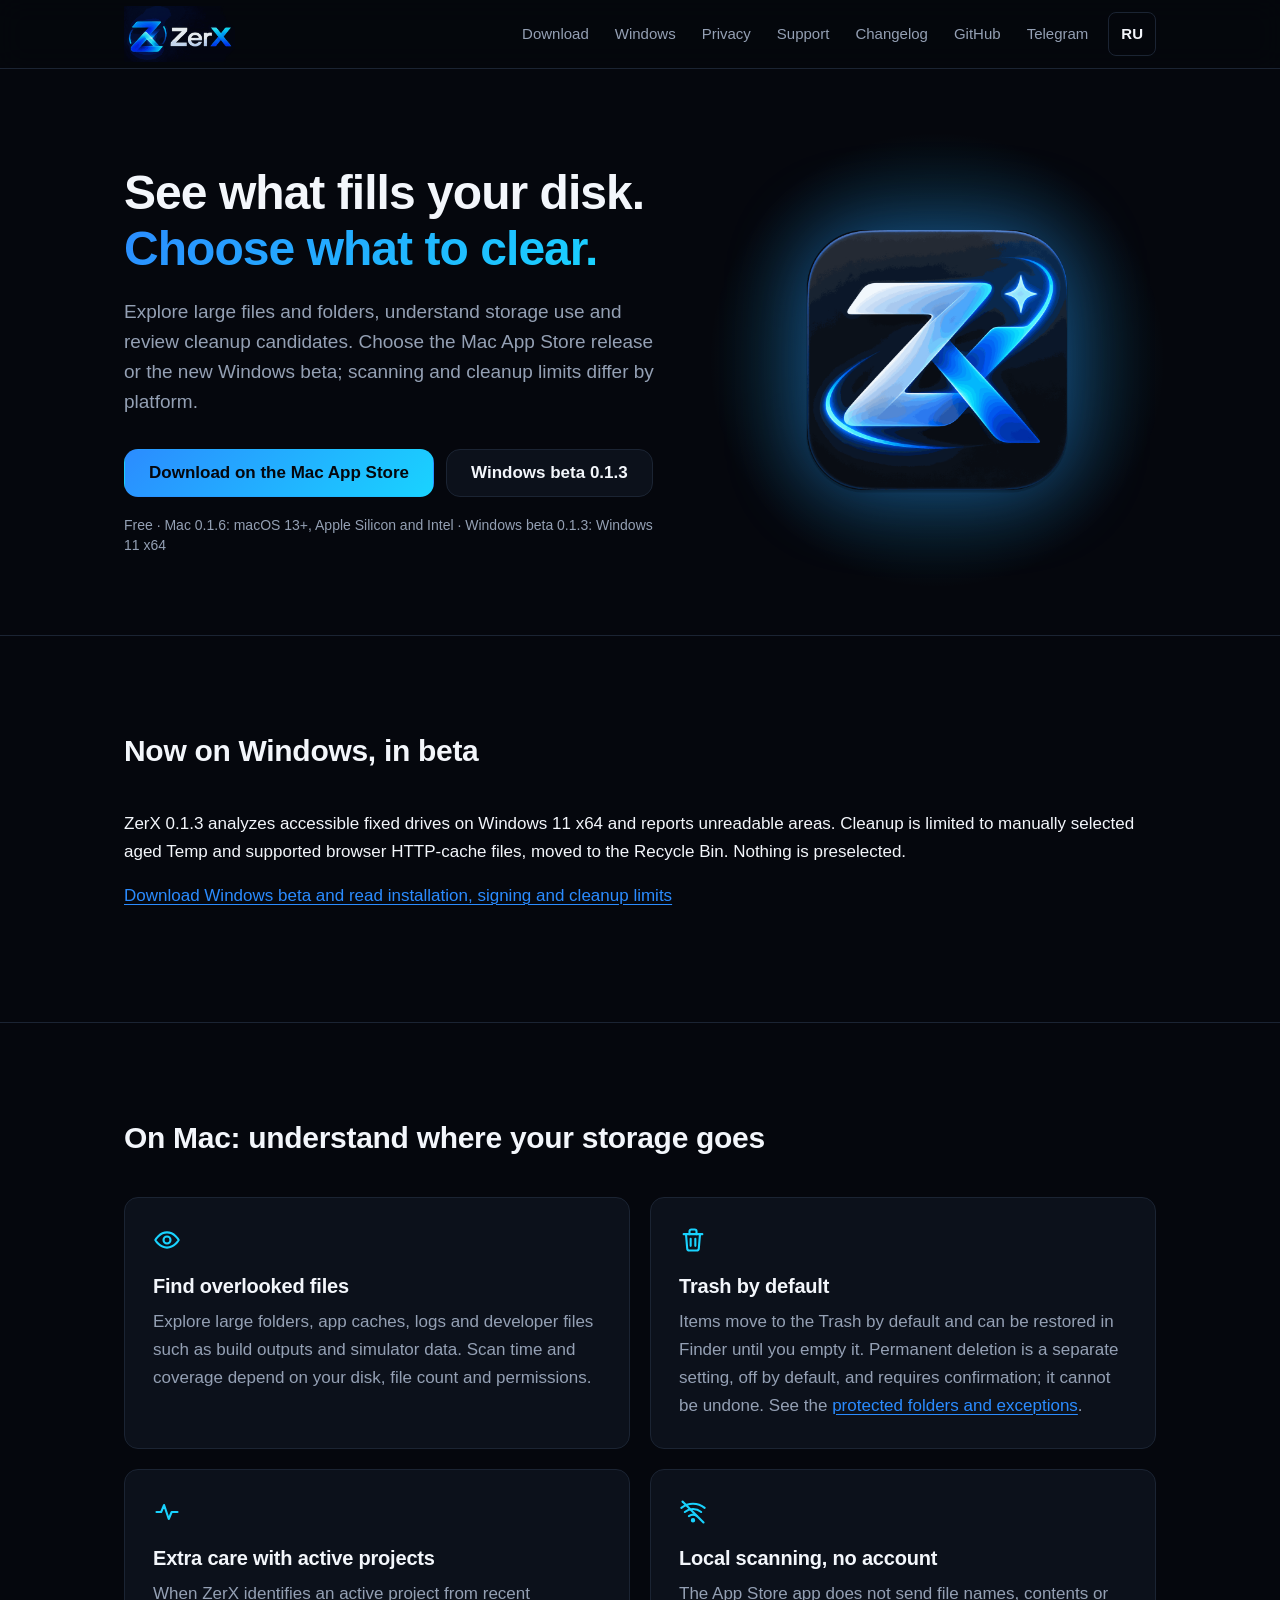
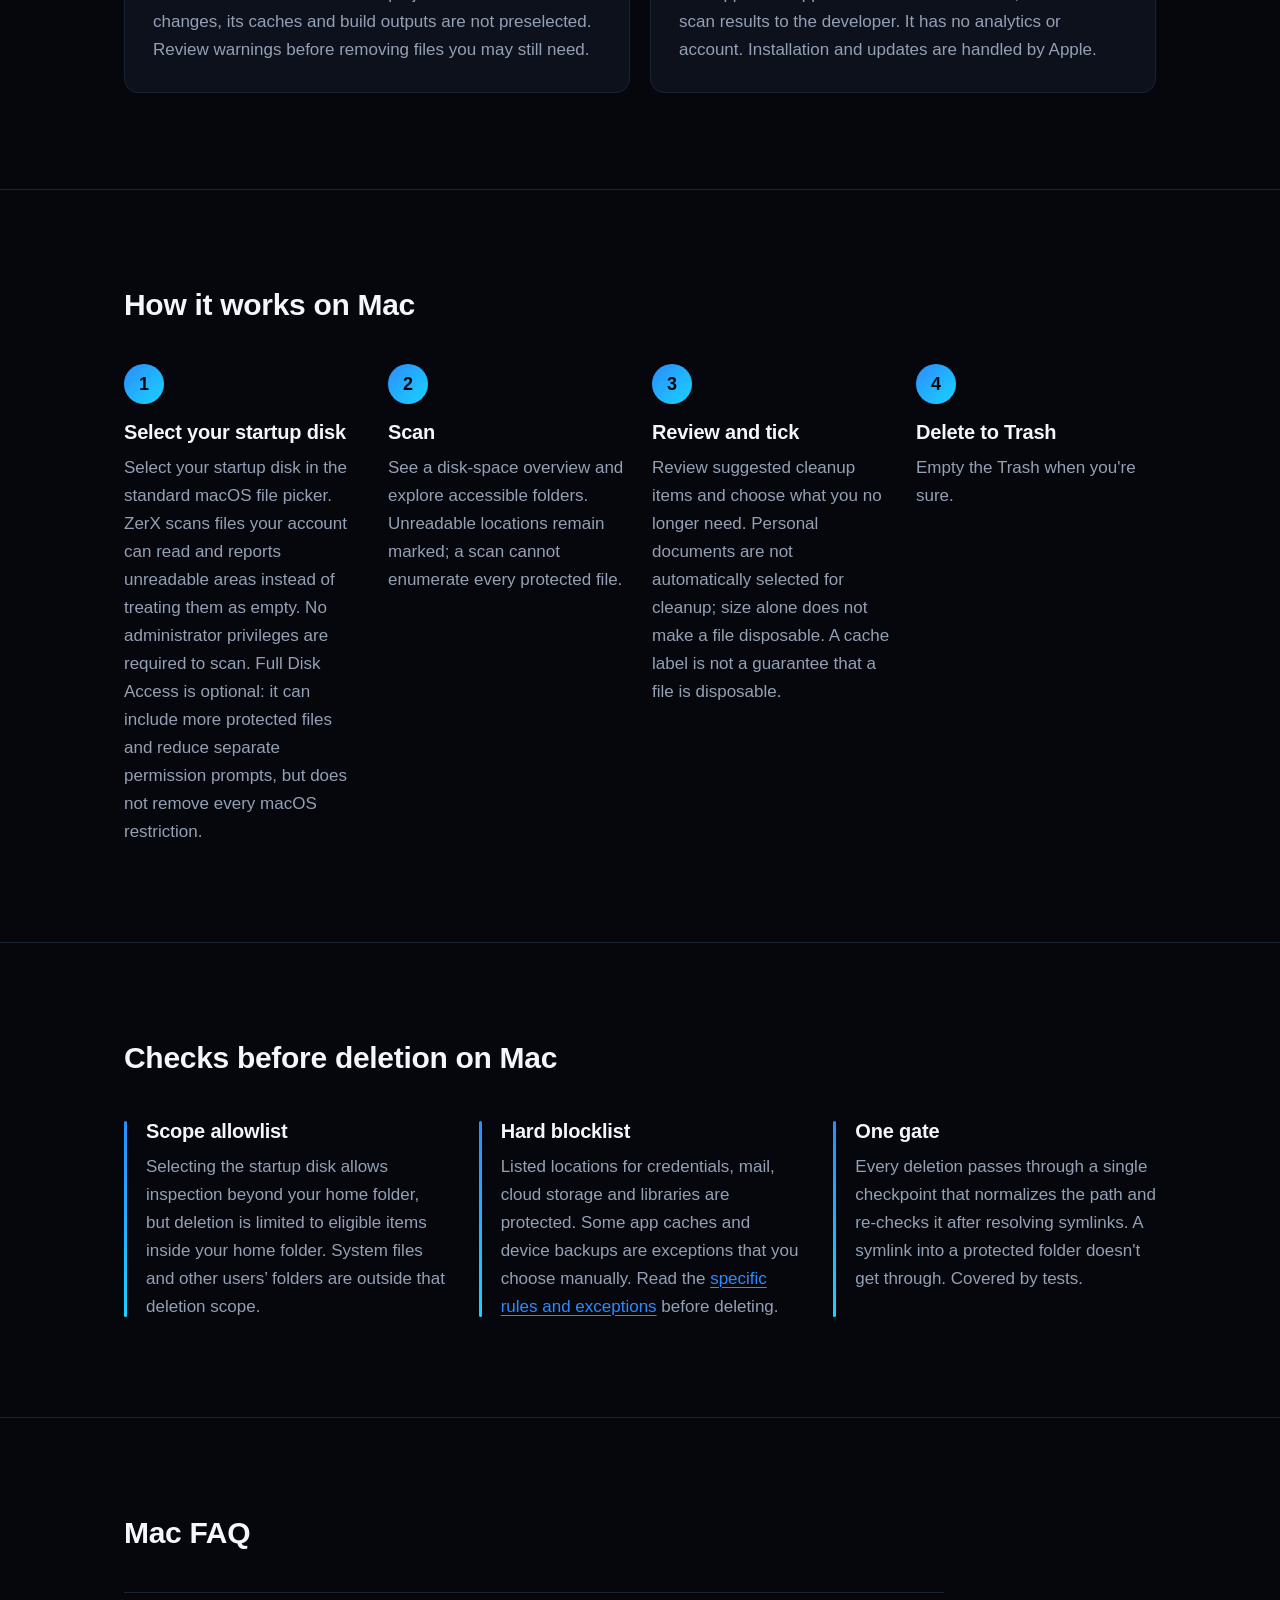
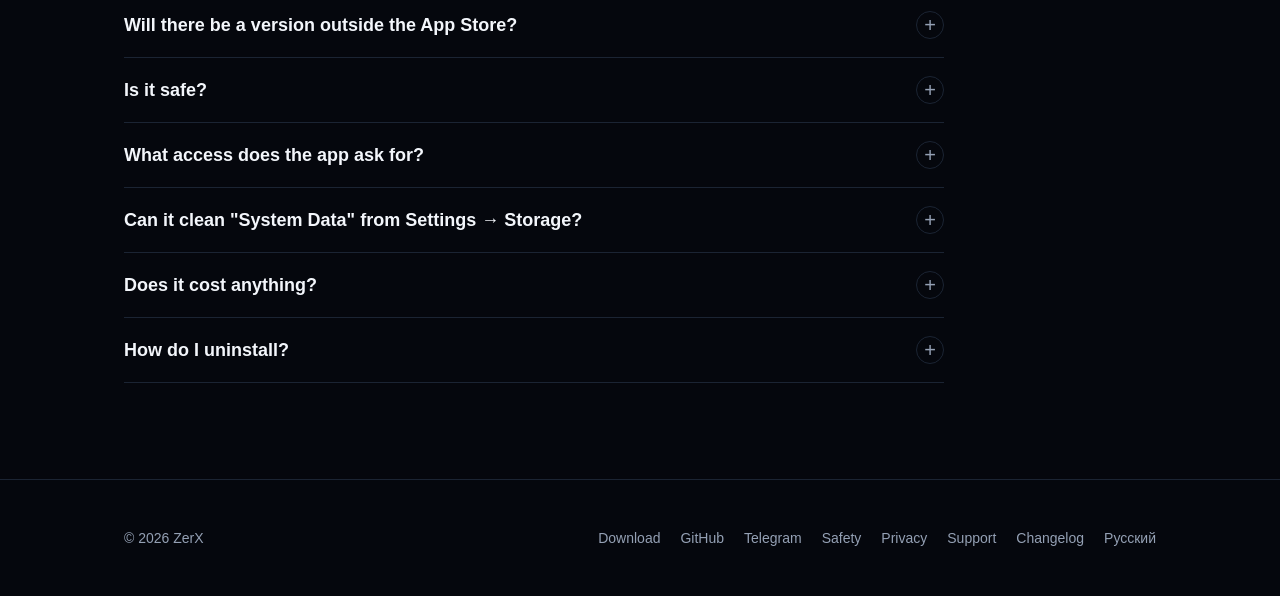
<file: index.html>
<!DOCTYPE html>
<html lang="en">
<head>
<meta charset="utf-8">
<meta name="viewport" content="width=device-width, initial-scale=1">
<meta http-equiv="Content-Security-Policy" content="default-src 'self'; img-src 'self' data:; style-src 'self'; script-src 'self'; object-src 'none'; base-uri 'self'; form-action 'none'">
<title>ZerX — disk space for Mac and Windows</title>
<meta name="description" content="Explore disk space on Mac and Windows. Mac App Store 0.1.6 and Windows 11 x64 beta 0.1.3, with manual cleanup and local scanning.">
<link rel="canonical" href="https://zerxapp.com/">
<link rel="alternate" hreflang="en" href="https://zerxapp.com/">
<link rel="alternate" hreflang="ru" href="https://zerxapp.com/ru/">
<link rel="alternate" hreflang="x-default" href="https://zerxapp.com/">
<meta property="og:type" content="website">
<meta property="og:site_name" content="ZerX">
<meta property="og:title" content="ZerX — disk space for Mac and Windows">
<meta property="og:description" content="Explore disk space on Mac and Windows. Mac App Store 0.1.6 and Windows 11 x64 beta 0.1.3, with manual cleanup and local scanning.">
<meta property="og:url" content="https://zerxapp.com/">
<meta property="og:image" content="https://zerxapp.com/assets/icon-1024.png">
<meta property="og:image:width" content="1024">
<meta property="og:image:height" content="1024">
<meta property="og:image:alt" content="ZerX app icon">
<meta property="og:locale" content="en_US">
<meta property="og:locale:alternate" content="ru_RU">
<meta name="twitter:card" content="summary_large_image">
<meta name="twitter:title" content="ZerX — disk space for Mac and Windows">
<meta name="twitter:description" content="Explore disk space on Mac and Windows. Mac App Store 0.1.6 and Windows 11 x64 beta 0.1.3, with manual cleanup and local scanning.">
<meta name="twitter:image" content="https://zerxapp.com/assets/icon-1024.png">
<meta name="theme-color" content="#05070D">
<meta name="color-scheme" content="dark">
<link rel="icon" href="/favicon.ico" sizes="32x32">
<link rel="icon" type="image/png" sizes="32x32" href="/favicon-32.png">
<link rel="icon" type="image/png" sizes="16x16" href="/favicon-16.png">
<link rel="apple-touch-icon" href="/apple-touch-icon.png">
<link rel="stylesheet" href="/assets/style.css">
</head>
<body>
<a class="skip" href="#main">Skip to content</a>

<header class="site-header">
  <div class="container nav-wrap">
    <a class="brand" href="/" aria-label="ZerX home"><img src="/assets/logo.png" width="111" height="56" alt="ZerX"></a>
    <nav class="site-nav" aria-label="Site">
      <ul>
        <li><a href="/download/">Download</a></li>
        <li><a href="/windows/">Windows</a></li>
        <li><a href="/privacy/">Privacy</a></li>
        <li><a href="/support/">Support</a></li>
        <li><a href="/changelog/">Changelog</a></li>
        <li><a href="https://github.com/VPNsafe/zerx-releases">GitHub</a></li>
        <li><a href="https://t.me/ZerXapp">Telegram</a></li>
        <li><a class="lang" href="/ru/" hreflang="ru" lang="ru">RU</a></li>
      </ul>
    </nav>
  </div>
</header>

<main id="main">

  <section class="hero" aria-labelledby="hero-title">
    <div class="container">
      <div class="hero-grid">
        <div class="hero-copy">
          <h1 id="hero-title">See what fills your disk. <span class="grad">Choose what to clear.</span></h1>
          <p class="sub">Explore large files and folders, understand storage use and review cleanup candidates. Choose the Mac App Store release or the new Windows beta; scanning and cleanup limits differ by platform.</p>
          <div class="hero-cta">
            <a class="btn btn-primary" href="https://apps.apple.com/app/id6817715716">Download on the Mac App Store</a>
            <a class="btn btn-secondary" href="/windows/">Windows beta 0.1.3</a>
          </div>
          <p class="caption hero-note">Free · Mac 0.1.6: macOS 13+, Apple Silicon and Intel · Windows beta 0.1.3: Windows 11 x64</p>
        </div>
        <div class="hero-art">
          <img src="/assets/icon-1024.png" width="320" height="320" fetchpriority="high" alt="ZerX app icon">
        </div>
      </div>
    </div>
  </section>

<section class="section" aria-labelledby="windows-title"><div class="container"><h2 id="windows-title">Now on Windows, in beta</h2><p>ZerX 0.1.3 analyzes accessible fixed drives on Windows 11 x64 and reports unreadable areas. Cleanup is limited to manually selected aged Temp and supported browser HTTP-cache files, moved to the Recycle Bin. Nothing is preselected.</p><p><a href="/windows/">Download Windows beta and read installation, signing and cleanup limits</a></p></div></section>

  <section class="section" id="features" aria-labelledby="features-title">
    <div class="container">
      <h2 id="features-title">On Mac: understand where your storage goes</h2>
      <ul class="cards">
        <li class="card">
          <svg viewBox="0 0 24 24" fill="none" stroke="currentColor" stroke-width="1.8" stroke-linecap="round" stroke-linejoin="round" aria-hidden="true" focusable="false"><path d="M2 12s3.5-6.5 10-6.5S22 12 22 12s-3.5 6.5-10 6.5S2 12 2 12Z"/><circle cx="12" cy="12" r="3"/></svg>
          <h3>Find overlooked files</h3>
          <p>Explore large folders, app caches, logs and developer files such as build outputs and simulator data. Scan time and coverage depend on your disk, file count and permissions.</p>
        </li>
        <li class="card">
          <svg viewBox="0 0 24 24" fill="none" stroke="currentColor" stroke-width="1.8" stroke-linecap="round" stroke-linejoin="round" aria-hidden="true" focusable="false"><path d="M4 7h16"/><path d="M9 7V4.5A1.5 1.5 0 0 1 10.5 3h3A1.5 1.5 0 0 1 15 4.5V7"/><path d="M6 7l1 12a2 2 0 0 0 2 2h6a2 2 0 0 0 2-2l1-12"/><path d="M10 11v6M14 11v6"/></svg>
          <h3>Trash by default</h3>
          <p>Items move to the Trash by default and can be restored in Finder until you empty it. Permanent deletion is a separate setting, off by default, and requires confirmation; it cannot be undone. See the <a href="/safety/">protected folders and exceptions</a>.</p>
        </li>
        <li class="card">
          <svg viewBox="0 0 24 24" fill="none" stroke="currentColor" stroke-width="1.8" stroke-linecap="round" stroke-linejoin="round" aria-hidden="true" focusable="false"><path d="M3 12h4l2.5-6 4 12 2.5-6h5"/></svg>
          <h3>Extra care with active projects</h3>
          <p>When ZerX identifies an active project from recent changes, its caches and build outputs are not preselected. Review warnings before removing files you may still need.</p>
        </li>
        <li class="card">
          <svg viewBox="0 0 24 24" fill="none" stroke="currentColor" stroke-width="1.8" stroke-linecap="round" stroke-linejoin="round" aria-hidden="true" focusable="false"><path d="M2 8.5a16 16 0 0 1 20 0"/><path d="M5 12a11 11 0 0 1 14 0"/><path d="M8.5 15.5a6 6 0 0 1 7 0"/><circle cx="12" cy="19" r="1"/><path d="M3 3l18 18"/></svg>
          <h3>Local scanning, no account</h3>
          <p>The App Store app does not send file names, contents or scan results to the developer. It has no analytics or account. Installation and updates are handled by Apple.</p>
        </li>
      </ul>
    </div>
  </section>

  <section class="section" id="how" aria-labelledby="how-title">
    <div class="container">
      <h2 id="how-title">How it works on Mac</h2>
      <ol class="steps">
        <li>
          <h3>Select your startup disk</h3>
          <p>Select your startup disk in the standard macOS file picker. ZerX scans files your account can read and reports unreadable areas instead of treating them as empty. No administrator privileges are required to scan. Full Disk Access is optional: it can include more protected files and reduce separate permission prompts, but does not remove every macOS restriction.</p>
        </li>
        <li>
          <h3>Scan</h3>
          <p>See a disk-space overview and explore accessible folders. Unreadable locations remain marked; a scan cannot enumerate every protected file.</p>
        </li>
        <li>
          <h3>Review and tick</h3>
          <p>Review suggested cleanup items and choose what you no longer need. Personal documents are not automatically selected for cleanup; size alone does not make a file disposable. A cache label is not a guarantee that a file is disposable.</p>
        </li>
        <li>
          <h3>Delete to Trash</h3>
          <p>Empty the Trash when you're sure.</p>
        </li>
      </ol>
    </div>
  </section>

  <section class="section" id="safety" aria-labelledby="safety-title">
    <div class="container">
      <h2 id="safety-title">Checks before deletion on Mac</h2>
      <ul class="layers">
        <li>
          <h3>Scope allowlist</h3>
          <p>Selecting the startup disk allows inspection beyond your home folder, but deletion is limited to eligible items inside your home folder. System files and other users’ folders are outside that deletion scope.</p>
        </li>
        <li>
          <h3>Hard blocklist</h3>
          <p>Listed locations for credentials, mail, cloud storage and libraries are protected. Some app caches and device backups are exceptions that you choose manually. Read the <a href="/safety/">specific rules and exceptions</a> before deleting.</p>
        </li>
        <li>
          <h3>One gate</h3>
          <p>Every deletion passes through a single checkpoint that normalizes the path and re-checks it after resolving symlinks. A symlink into a protected folder doesn't get through. Covered by tests.</p>
        </li>
      </ul>
    </div>
  </section>

  <section class="section" id="faq" aria-labelledby="faq-title">
    <div class="container">
      <h2 id="faq-title">Mac FAQ</h2>
      <div class="faq">
        <details>
          <summary>Will there be a version outside the App Store?</summary>
          <p>The current Mac release is available through the Mac App Store. The separate <a href="/windows/">Windows beta</a> is a direct ZIP download. No direct Mac download is offered here.</p>
        </details>
        <details>
          <summary>Is it safe?</summary>
          <p>ZerX applies deletion restrictions and uses the Trash by default. These checks cannot decide whether every file matters to you: review your selection and keep backups. Read the rules and exceptions on the <a href="/safety/">Safety page</a>.</p>
        </details>
        <details>
          <summary>What access does the app ask for?</summary>
          <p>Select your startup disk in the standard macOS file picker. ZerX scans files your account can read and reports unreadable areas instead of treating them as empty. No administrator privileges are required to scan. Full Disk Access is optional: it can include more protected files and reduce separate permission prompts, but does not remove every macOS restriction.</p>
        </details>
        <details>
          <summary>Can it clean "System Data" from Settings → Storage?</summary>
          <p>ZerX helps find accessible caches and logs that may contribute to System Data. The App Store version cannot clean the entire category or delete Time Machine snapshots. macOS may report storage differently.</p>
        </details>
        <details>
          <summary>Does it cost anything?</summary>
          <p>ZerX 0.1.6 is free on the Mac App Store.</p>
        </details>
        <details>
          <summary>How do I uninstall?</summary>
          <p>Quit ZerX and move ZerX.app to the Trash in Finder. Local settings may remain in its macOS container; see the <a href="/privacy/">privacy policy</a>.</p>
        </details>
      </div>
    </div>
  </section>

</main>

<footer class="site-footer">
  <div class="container footer-wrap">
    <p>© 2026 ZerX</p>
    <nav aria-label="Footer">
      <ul>
        <li><a href="/download/">Download</a></li>
        <li><a href="https://github.com/VPNsafe/zerx-releases">GitHub</a></li>
        <li><a href="https://t.me/ZerXapp">Telegram</a></li>
        <li><a href="/safety/">Safety</a></li>
        <li><a href="/privacy/">Privacy</a></li>
        <li><a href="/support/">Support</a></li>
        <li><a href="/changelog/">Changelog</a></li>
        <li><a href="/ru/" hreflang="ru" lang="ru">Русский</a></li>
      </ul>
    </nav>
  </div>
</footer>
</body>
</html>
</file>
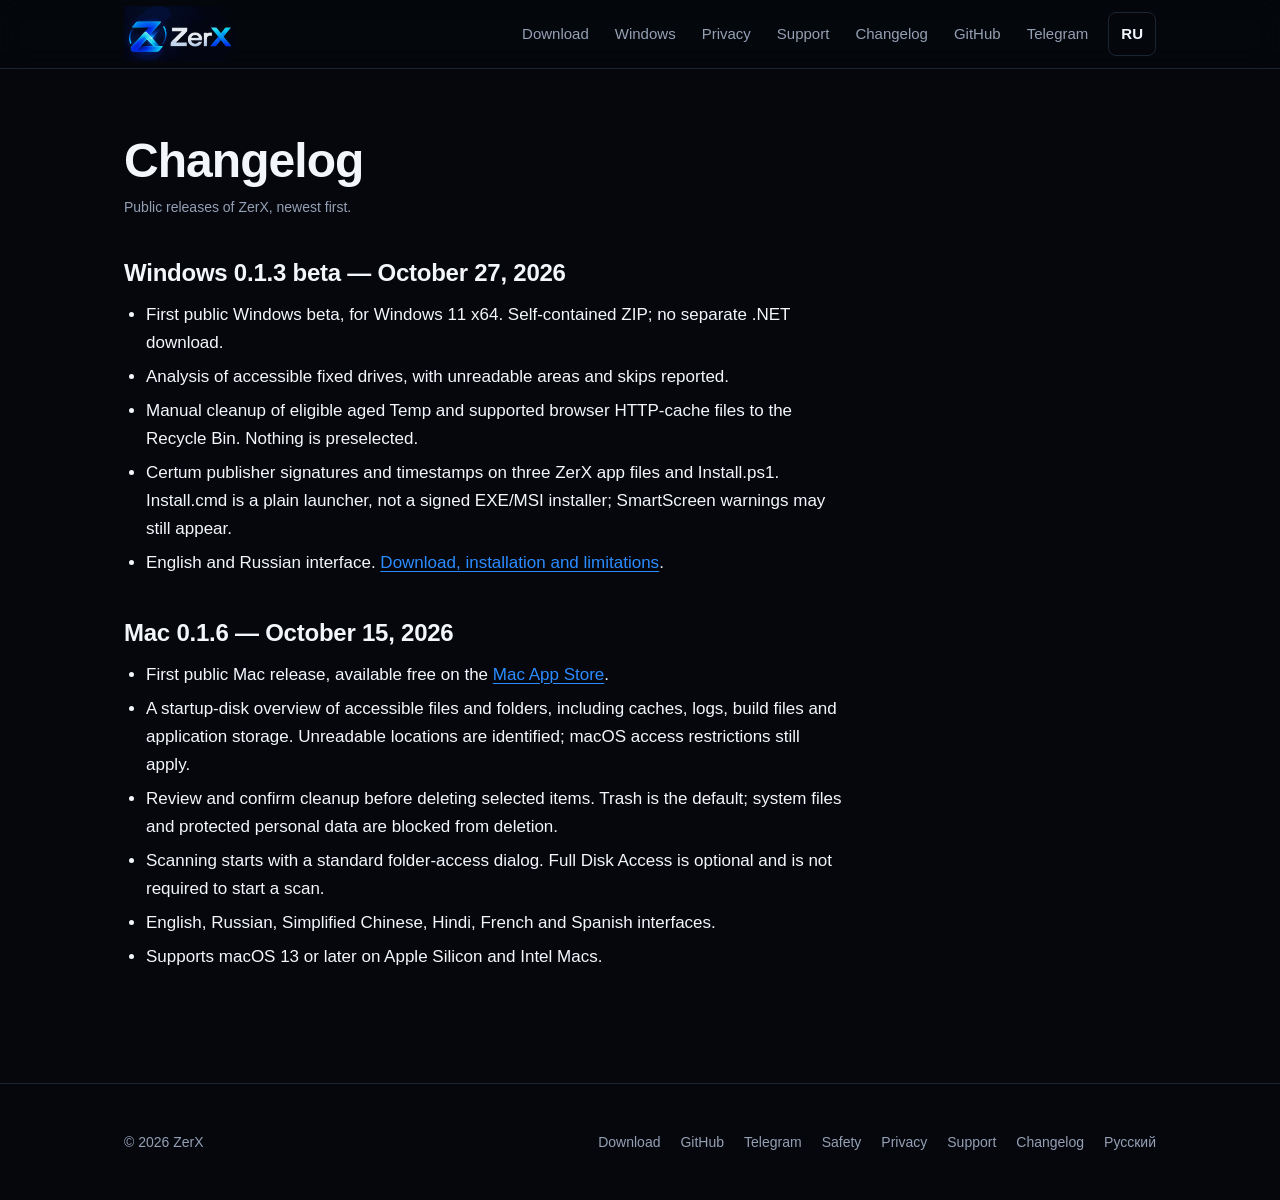
<file: changelog/index.html>
<!DOCTYPE html>
<html lang="en">
<head>
<meta charset="utf-8">
<meta name="viewport" content="width=device-width, initial-scale=1">
<meta http-equiv="Content-Security-Policy" content="default-src 'self'; img-src 'self' data:; style-src 'self'; script-src 'self'; object-src 'none'; base-uri 'self'; form-action 'none'">
<title>Changelog — ZerX</title>
<meta name="description" content="Release notes for ZerX, the Mac and Windows disk analyzer.">
<link rel="canonical" href="https://zerxapp.com/changelog/">
<link rel="alternate" hreflang="en" href="https://zerxapp.com/changelog/">
<link rel="alternate" hreflang="ru" href="https://zerxapp.com/ru/changelog/">
<link rel="alternate" hreflang="x-default" href="https://zerxapp.com/changelog/">
<meta property="og:type" content="website">
<meta property="og:site_name" content="ZerX">
<meta property="og:title" content="Changelog — ZerX">
<meta property="og:description" content="Release notes for ZerX, the Mac and Windows disk analyzer.">
<meta property="og:url" content="https://zerxapp.com/changelog/">
<meta property="og:image" content="https://zerxapp.com/assets/icon-1024.png">
<meta property="og:image:width" content="1024">
<meta property="og:image:height" content="1024">
<meta property="og:locale" content="en_US">
<meta name="twitter:card" content="summary_large_image">
<meta name="twitter:title" content="Changelog — ZerX">
<meta name="twitter:description" content="Release notes for ZerX, the Mac and Windows disk analyzer.">
<meta name="twitter:image" content="https://zerxapp.com/assets/icon-1024.png">
<meta name="theme-color" content="#05070D">
<meta name="color-scheme" content="dark">
<link rel="icon" href="/favicon.ico" sizes="32x32">
<link rel="icon" type="image/png" sizes="32x32" href="/favicon-32.png">
<link rel="icon" type="image/png" sizes="16x16" href="/favicon-16.png">
<link rel="apple-touch-icon" href="/apple-touch-icon.png">
<link rel="stylesheet" href="/assets/style.css">
</head>
<body>
<a class="skip" href="#main">Skip to content</a>

<header class="site-header">
  <div class="container nav-wrap">
    <a class="brand" href="/" aria-label="ZerX home"><img src="/assets/logo.png" width="111" height="56" alt="ZerX"></a>
    <nav class="site-nav" aria-label="Site">
      <ul>
        <li><a href="/download/">Download</a></li>
        <li><a href="/windows/">Windows</a></li>
        <li><a href="/privacy/">Privacy</a></li>
        <li><a href="/support/">Support</a></li>
        <li><a href="/changelog/" aria-current="page">Changelog</a></li>
        <li><a href="https://github.com/VPNsafe/zerx-releases">GitHub</a></li>
        <li><a href="https://t.me/ZerXapp">Telegram</a></li>
        <li><a class="lang" href="/ru/changelog/" hreflang="ru" lang="ru">RU</a></li>
      </ul>
    </nav>
  </div>
</header>

<main id="main" class="page">
  <div class="container">
    <article class="prose">
      <h1>Changelog</h1>
      <p class="caption meta">Public releases of ZerX, newest first.</p>

      <!-- deploy-agent: new versions go above this line as <h2>X.Y.Z — Month D, YYYY</h2> + <ul>. Keep the format. -->
      <h2>Windows 0.1.3 beta — October 27, 2026</h2><ul><li>First public Windows beta, for Windows 11 x64. Self-contained ZIP; no separate .NET download.</li><li>Analysis of accessible fixed drives, with unreadable areas and skips reported.</li><li>Manual cleanup of eligible aged Temp and supported browser HTTP-cache files to the Recycle Bin. Nothing is preselected.</li><li>Certum publisher signatures and timestamps on three ZerX app files and Install.ps1. Install.cmd is a plain launcher, not a signed EXE/MSI installer; SmartScreen warnings may still appear.</li><li>English and Russian interface. <a href="/windows/">Download, installation and limitations</a>.</li></ul>
      <h2>Mac 0.1.6 — October 15, 2026</h2>
      <ul>
        <li>First public Mac release, available free on the <a href="https://apps.apple.com/app/id6817715716">Mac App Store</a>.</li>
        <li>A startup-disk overview of accessible files and folders, including caches, logs, build files and application storage. Unreadable locations are identified; macOS access restrictions still apply.</li>
        <li>Review and confirm cleanup before deleting selected items. Trash is the default; system files and protected personal data are blocked from deletion.</li>
        <li>Scanning starts with a standard folder-access dialog. Full Disk Access is optional and is not required to start a scan.</li>
        <li>English, Russian, Simplified Chinese, Hindi, French and Spanish interfaces.</li>
        <li>Supports macOS 13 or later on Apple Silicon and Intel Macs.</li>
      </ul>
    </article>
  </div>
</main>

<footer class="site-footer">
  <div class="container footer-wrap">
    <p>© 2026 ZerX</p>
    <nav aria-label="Footer">
      <ul>
        <li><a href="/download/">Download</a></li>
        <li><a href="https://github.com/VPNsafe/zerx-releases">GitHub</a></li>
        <li><a href="https://t.me/ZerXapp">Telegram</a></li>
        <li><a href="/safety/">Safety</a></li>
        <li><a href="/privacy/">Privacy</a></li>
        <li><a href="/support/">Support</a></li>
        <li><a href="/changelog/">Changelog</a></li>
        <li><a href="/ru/changelog/" hreflang="ru" lang="ru">Русский</a></li>
      </ul>
    </nav>
  </div>
</footer>
</body>
</html>
</file>
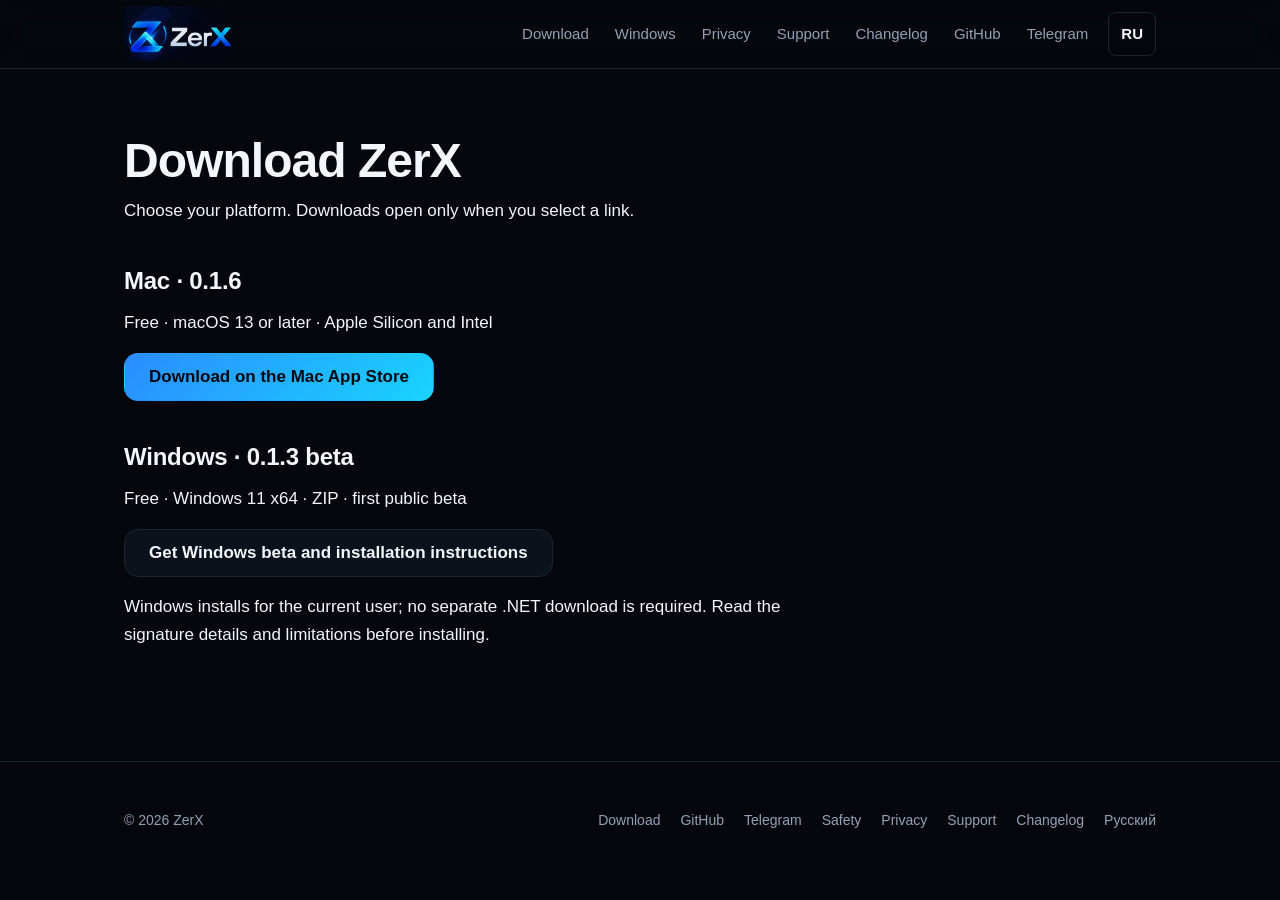
<file: download/index.html>
<!DOCTYPE html>
<html lang="en">
<head>
<meta charset="utf-8">
<meta name="viewport" content="width=device-width, initial-scale=1">
<meta http-equiv="Content-Security-Policy" content="default-src 'self'; img-src 'self' data:; style-src 'self'; script-src 'self'; object-src 'none'; base-uri 'self'; form-action 'none'">
<title>Download ZerX — Mac and Windows</title>
<meta name="description" content="Choose ZerX for Mac or Windows 11 x64 beta. No automatic redirect.">
<link rel="canonical" href="https://zerxapp.com/download/">
<link rel="alternate" hreflang="en" href="https://zerxapp.com/download/">
<link rel="alternate" hreflang="ru" href="https://zerxapp.com/ru/download/">
<link rel="alternate" hreflang="x-default" href="https://zerxapp.com/download/">
<meta property="og:type" content="website">
<meta property="og:site_name" content="ZerX">
<meta property="og:title" content="Download ZerX — Mac and Windows">
<meta property="og:description" content="Choose ZerX for Mac or Windows 11 x64 beta. No automatic redirect.">
<meta property="og:url" content="https://zerxapp.com/download/">
<meta property="og:image" content="https://zerxapp.com/assets/icon-1024.png">
<meta property="og:image:width" content="1024">
<meta property="og:image:height" content="1024">
<meta property="og:locale" content="en_US">
<meta property="og:locale:alternate" content="ru_RU">
<meta name="twitter:card" content="summary_large_image">
<meta name="twitter:title" content="Download ZerX — Mac and Windows">
<meta name="twitter:description" content="Choose ZerX for Mac or Windows 11 x64 beta. No automatic redirect.">
<meta name="twitter:image" content="https://zerxapp.com/assets/icon-1024.png">
<meta name="theme-color" content="#05070D">
<meta name="color-scheme" content="dark">
<link rel="icon" href="/favicon.ico" sizes="32x32">
<link rel="icon" type="image/png" sizes="32x32" href="/favicon-32.png">
<link rel="icon" type="image/png" sizes="16x16" href="/favicon-16.png">
<link rel="apple-touch-icon" href="/apple-touch-icon.png">
<link rel="stylesheet" href="/assets/style.css">
</head>
<body>
<a class="skip" href="#main">Skip to content</a>

<header class="site-header">
  <div class="container nav-wrap">
    <a class="brand" href="/" aria-label="ZerX home"><img src="/assets/logo.png" width="111" height="56" alt="ZerX"></a>
    <nav class="site-nav" aria-label="Site">
      <ul>
        <li><a href="/download/">Download</a></li>
        <li><a href="/windows/">Windows</a></li>
        <li><a href="/privacy/">Privacy</a></li>
        <li><a href="/support/">Support</a></li>
        <li><a href="/changelog/">Changelog</a></li>
        <li><a href="https://github.com/VPNsafe/zerx-releases">GitHub</a></li>
        <li><a href="https://t.me/ZerXapp">Telegram</a></li>
        <li><a class="lang" href="/ru/download/" hreflang="ru" lang="ru">RU</a></li>
      </ul>
    </nav>
  </div>
</header>

<main id="main" class="page">
  <div class="container">
    <article class="prose">
<h1>Download ZerX</h1><p>Choose your platform. Downloads open only when you select a link.</p><h2>Mac · 0.1.6</h2><p>Free · macOS 13 or later · Apple Silicon and Intel</p><p><a class="btn btn-primary" href="https://apps.apple.com/app/id6817715716">Download on the Mac App Store</a></p><h2>Windows · 0.1.3 beta</h2><p>Free · Windows 11 x64 · ZIP · first public beta</p><p><a class="btn btn-secondary" href="/windows/">Get Windows beta and installation instructions</a></p><p>Windows installs for the current user; no separate .NET download is required. Read the signature details and limitations before installing.</p>
</article>
  </div>
</main>

<footer class="site-footer">
  <div class="container footer-wrap">
    <p>© 2026 ZerX</p>
    <nav aria-label="Footer">
      <ul>
        <li><a href="/download/">Download</a></li>
        <li><a href="https://github.com/VPNsafe/zerx-releases">GitHub</a></li>
        <li><a href="https://t.me/ZerXapp">Telegram</a></li>
        <li><a href="/safety/">Safety</a></li>
        <li><a href="/privacy/">Privacy</a></li>
        <li><a href="/support/">Support</a></li>
        <li><a href="/changelog/">Changelog</a></li>
        <li><a href="/ru/download/" hreflang="ru" lang="ru">Русский</a></li>
      </ul>
    </nav>
  </div>
</footer>
</body>
</html>
</file>
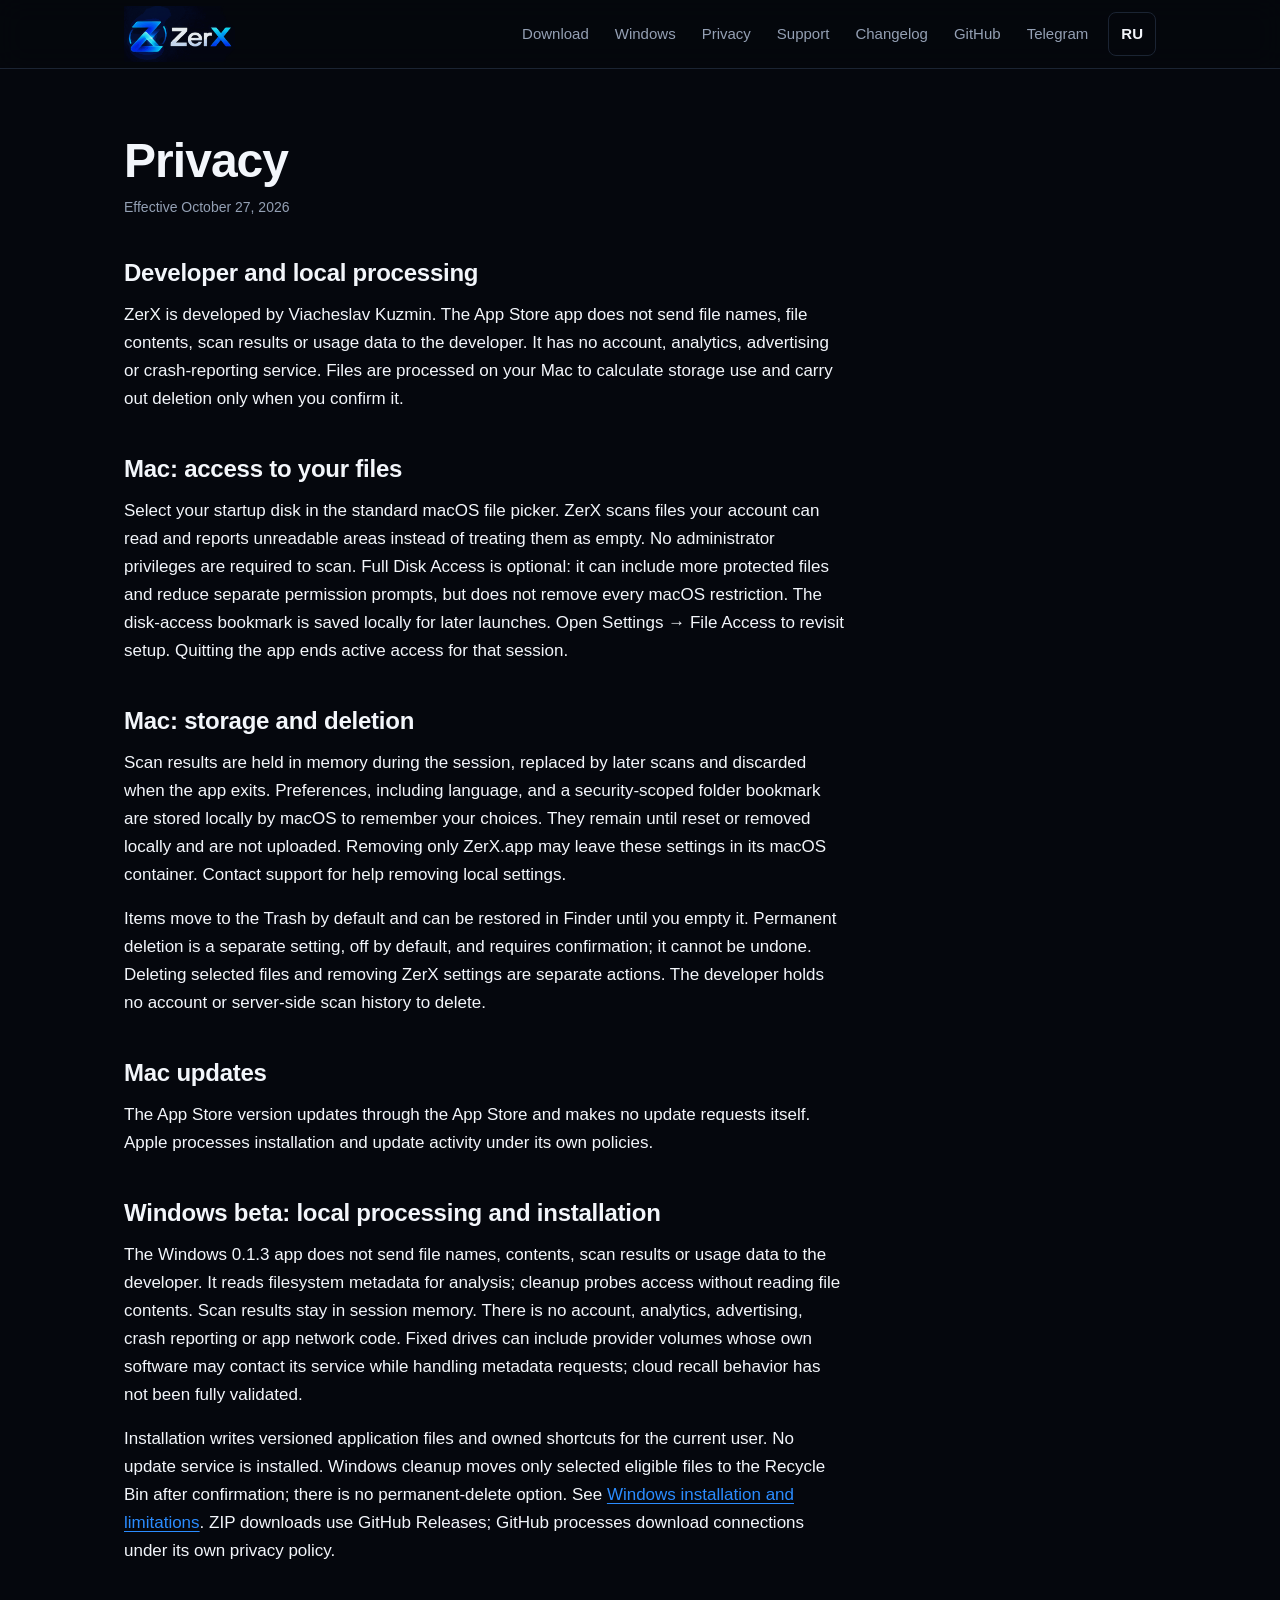
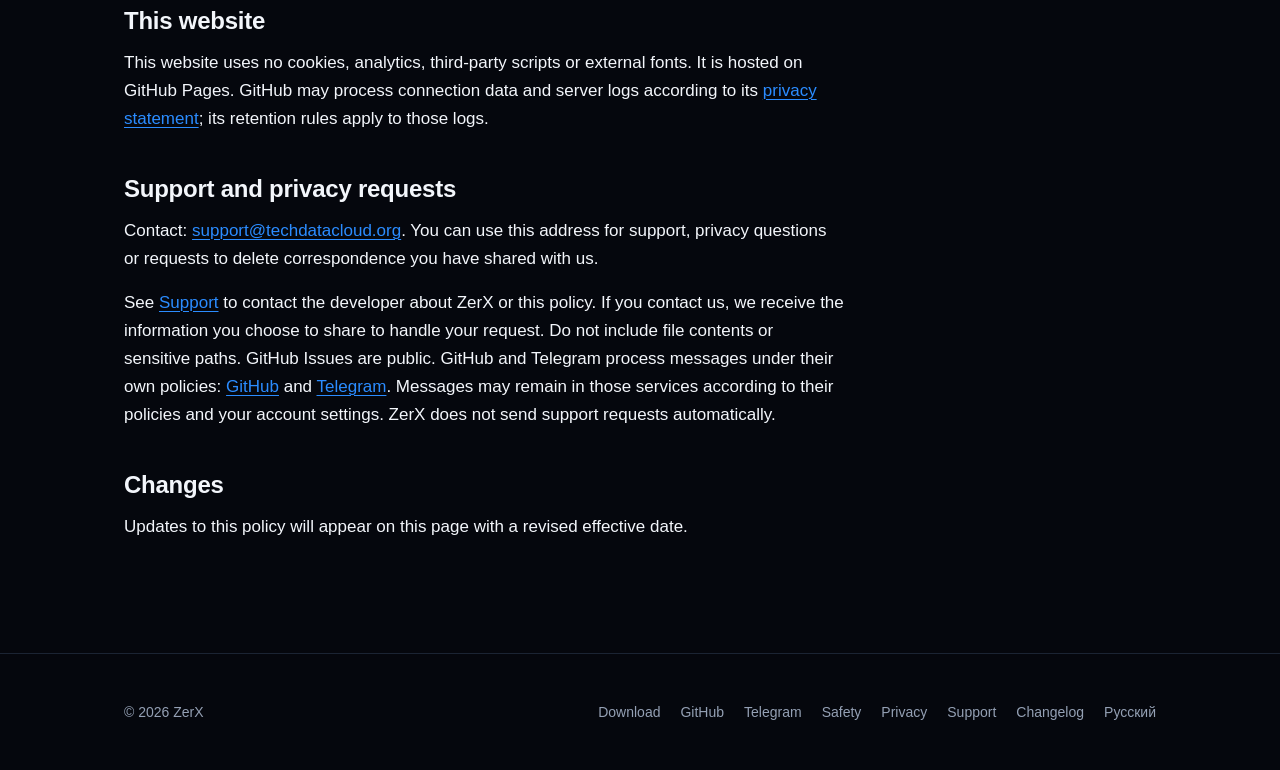
<file: privacy/index.html>
<!DOCTYPE html>
<html lang="en">
<head>
<meta charset="utf-8">
<meta name="viewport" content="width=device-width, initial-scale=1">
<meta http-equiv="Content-Security-Policy" content="default-src 'self'; img-src 'self' data:; style-src 'self'; script-src 'self'; object-src 'none'; base-uri 'self'; form-action 'none'">
<title>Privacy — ZerX</title>
<meta name="description" content="How ZerX processes files locally, stores settings and handles permissions, updates and support requests.">
<link rel="canonical" href="https://zerxapp.com/privacy/">
<link rel="alternate" hreflang="en" href="https://zerxapp.com/privacy/">
<link rel="alternate" hreflang="ru" href="https://zerxapp.com/ru/privacy/">
<link rel="alternate" hreflang="x-default" href="https://zerxapp.com/privacy/">
<meta property="og:type" content="website">
<meta property="og:site_name" content="ZerX">
<meta property="og:title" content="Privacy — ZerX">
<meta property="og:description" content="How ZerX processes files locally, stores settings and handles permissions, updates and support requests.">
<meta property="og:url" content="https://zerxapp.com/privacy/">
<meta property="og:image" content="https://zerxapp.com/assets/icon-1024.png">
<meta property="og:image:width" content="1024">
<meta property="og:image:height" content="1024">
<meta property="og:locale" content="en_US">
<meta property="og:locale:alternate" content="ru_RU">
<meta name="twitter:card" content="summary_large_image">
<meta name="twitter:title" content="Privacy — ZerX">
<meta name="twitter:description" content="How ZerX processes files locally, stores settings and handles permissions, updates and support requests.">
<meta name="twitter:image" content="https://zerxapp.com/assets/icon-1024.png">
<meta name="theme-color" content="#05070D">
<meta name="color-scheme" content="dark">
<link rel="icon" href="/favicon.ico" sizes="32x32">
<link rel="icon" type="image/png" sizes="32x32" href="/favicon-32.png">
<link rel="icon" type="image/png" sizes="16x16" href="/favicon-16.png">
<link rel="apple-touch-icon" href="/apple-touch-icon.png">
<link rel="stylesheet" href="/assets/style.css">
</head>
<body>
<a class="skip" href="#main">Skip to content</a>

<header class="site-header">
  <div class="container nav-wrap">
    <a class="brand" href="/" aria-label="ZerX home"><img src="/assets/logo.png" width="111" height="56" alt="ZerX"></a>
    <nav class="site-nav" aria-label="Site">
      <ul>
        <li><a href="/download/">Download</a></li>
        <li><a href="/windows/">Windows</a></li>
        <li><a href="/privacy/" aria-current="page">Privacy</a></li>
        <li><a href="/support/">Support</a></li>
        <li><a href="/changelog/">Changelog</a></li>
        <li><a href="https://github.com/VPNsafe/zerx-releases">GitHub</a></li>
        <li><a href="https://t.me/ZerXapp">Telegram</a></li>
        <li><a class="lang" href="/ru/privacy/" hreflang="ru" lang="ru">RU</a></li>
      </ul>
    </nav>
  </div>
</header>

<main id="main" class="page">
  <div class="container">
    <article class="prose">
<h1>Privacy</h1>
<p class="caption meta">Effective <time datetime="2026-10-27">October 27, 2026</time></p>
<h2>Developer and local processing</h2>
<p>ZerX is developed by Viacheslav Kuzmin. The App Store app does not send file names, file contents, scan results or usage data to the developer. It has no account, analytics, advertising or crash-reporting service. Files are processed on your Mac to calculate storage use and carry out deletion only when you confirm it.</p>
<h2>Mac: access to your files</h2><p>Select your startup disk in the standard macOS file picker. ZerX scans files your account can read and reports unreadable areas instead of treating them as empty. No administrator privileges are required to scan. Full Disk Access is optional: it can include more protected files and reduce separate permission prompts, but does not remove every macOS restriction. The disk-access bookmark is saved locally for later launches. Open Settings → File Access to revisit setup. Quitting the app ends active access for that session.</p>
<h2>Mac: storage and deletion</h2>
<p>Scan results are held in memory during the session, replaced by later scans and discarded when the app exits. Preferences, including language, and a security-scoped folder bookmark are stored locally by macOS to remember your choices. They remain until reset or removed locally and are not uploaded. Removing only ZerX.app may leave these settings in its macOS container. Contact support for help removing local settings.</p>
<p>Items move to the Trash by default and can be restored in Finder until you empty it. Permanent deletion is a separate setting, off by default, and requires confirmation; it cannot be undone. Deleting selected files and removing ZerX settings are separate actions. The developer holds no account or server-side scan history to delete.</p>
<h2>Mac updates</h2>
<p>The App Store version updates through the App Store and makes no update requests itself. Apple processes installation and update activity under its own policies.</p>
<h2>Windows beta: local processing and installation</h2><p>The Windows 0.1.3 app does not send file names, contents, scan results or usage data to the developer. It reads filesystem metadata for analysis; cleanup probes access without reading file contents. Scan results stay in session memory. There is no account, analytics, advertising, crash reporting or app network code. Fixed drives can include provider volumes whose own software may contact its service while handling metadata requests; cloud recall behavior has not been fully validated.</p><p>Installation writes versioned application files and owned shortcuts for the current user. No update service is installed. Windows cleanup moves only selected eligible files to the Recycle Bin after confirmation; there is no permanent-delete option. See <a href="/windows/">Windows installation and limitations</a>. ZIP downloads use GitHub Releases; GitHub processes download connections under its own privacy policy.</p>
<h2>This website</h2>
<p>This website uses no cookies, analytics, third-party scripts or external fonts. It is hosted on GitHub Pages. GitHub may process connection data and server logs according to its <a href="https://docs.github.com/en/site-policy/privacy-policies/github-general-privacy-statement">privacy statement</a>; its retention rules apply to those logs.</p>
<h2>Support and privacy requests</h2>
<p>Contact: <a href="mailto:support@techdatacloud.org">support@techdatacloud.org</a>. You can use this address for support, privacy questions or requests to delete correspondence you have shared with us.</p>
<p>See <a href="/support/">Support</a> to contact the developer about ZerX or this policy. If you contact us, we receive the information you choose to share to handle your request. Do not include file contents or sensitive paths. GitHub Issues are public. GitHub and Telegram process messages under their own policies: <a href="https://docs.github.com/en/site-policy/privacy-policies/github-general-privacy-statement">GitHub</a> and <a href="https://telegram.org/privacy">Telegram</a>. Messages may remain in those services according to their policies and your account settings. ZerX does not send support requests automatically.</p>
<h2>Changes</h2><p>Updates to this policy will appear on this page with a revised effective date.</p>
    </article>
  </div>
</main>

<footer class="site-footer">
  <div class="container footer-wrap">
    <p>© 2026 ZerX</p>
    <nav aria-label="Footer">
      <ul>
        <li><a href="/download/">Download</a></li>
        <li><a href="https://github.com/VPNsafe/zerx-releases">GitHub</a></li>
        <li><a href="https://t.me/ZerXapp">Telegram</a></li>
        <li><a href="/safety/">Safety</a></li>
        <li><a href="/privacy/">Privacy</a></li>
        <li><a href="/support/">Support</a></li>
        <li><a href="/changelog/">Changelog</a></li>
        <li><a href="/ru/privacy/" hreflang="ru" lang="ru">Русский</a></li>
      </ul>
    </nav>
  </div>
</footer>
</body>
</html>
</file>
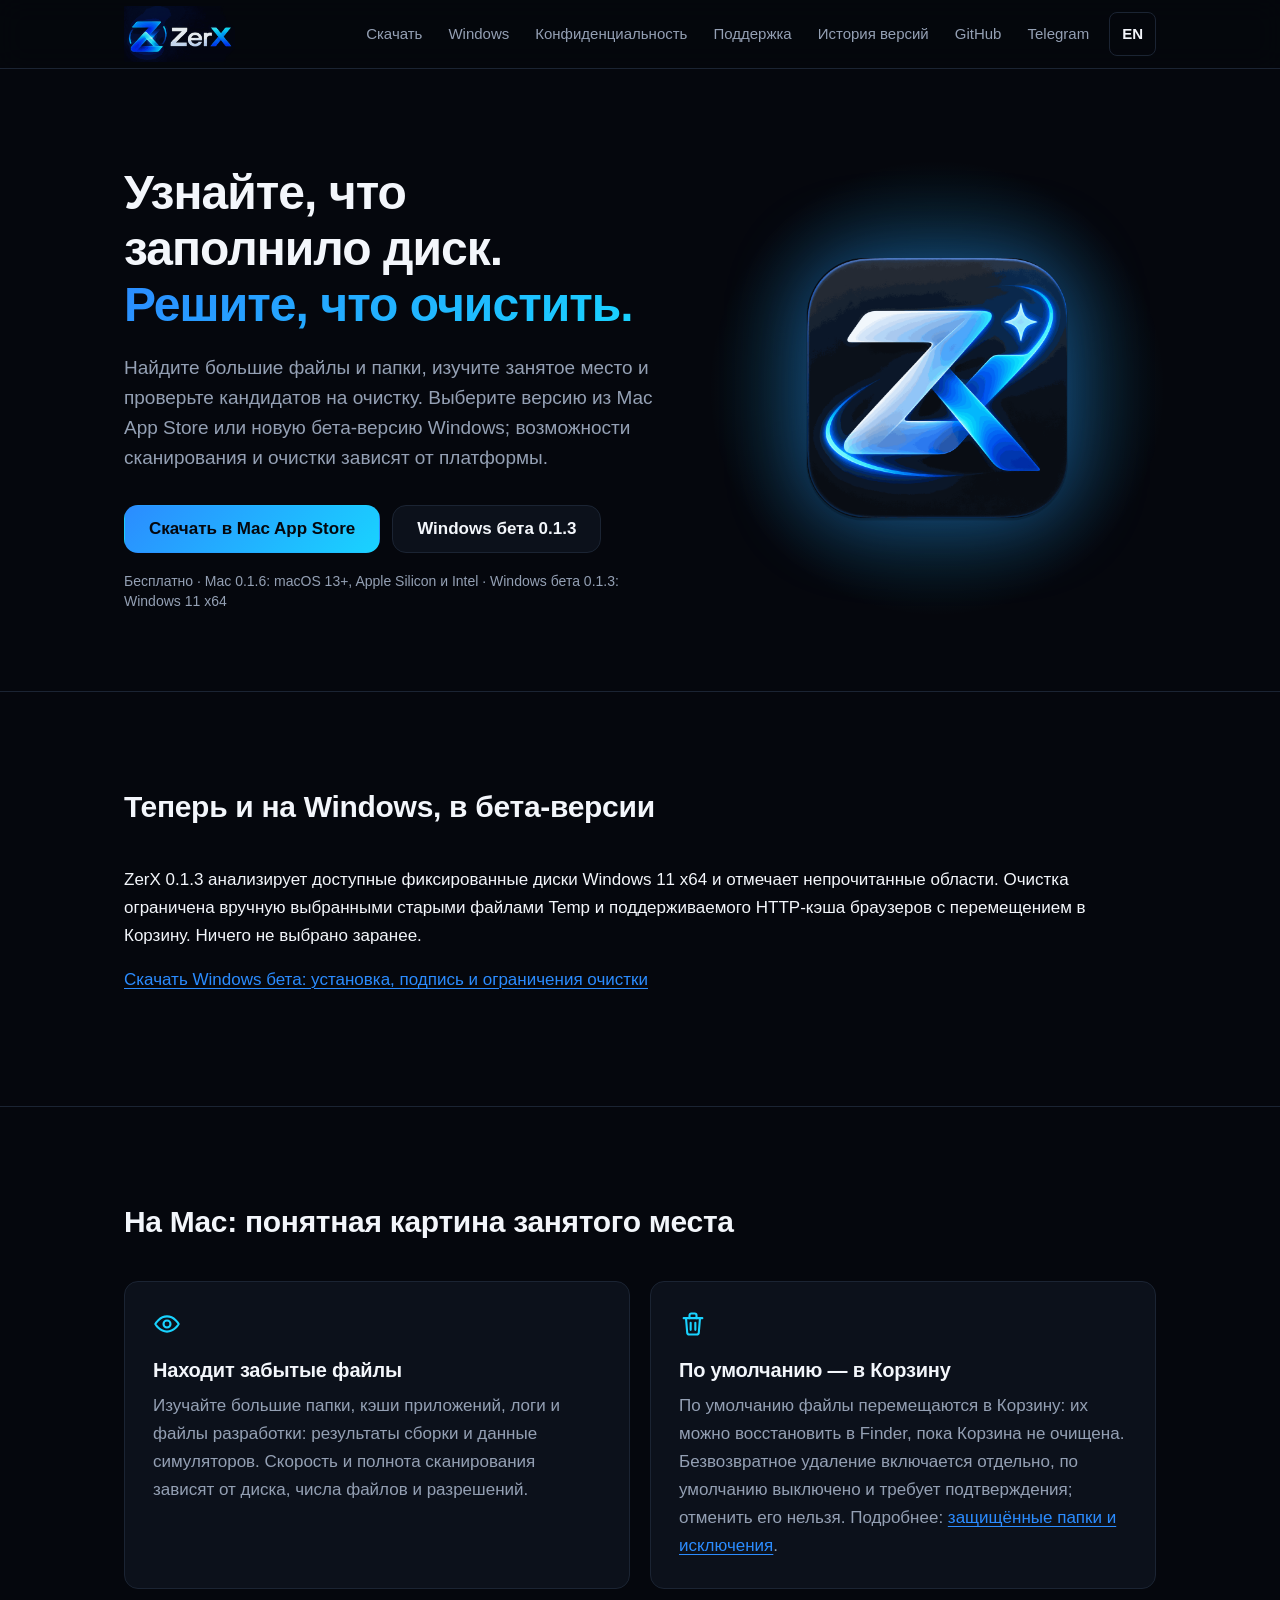
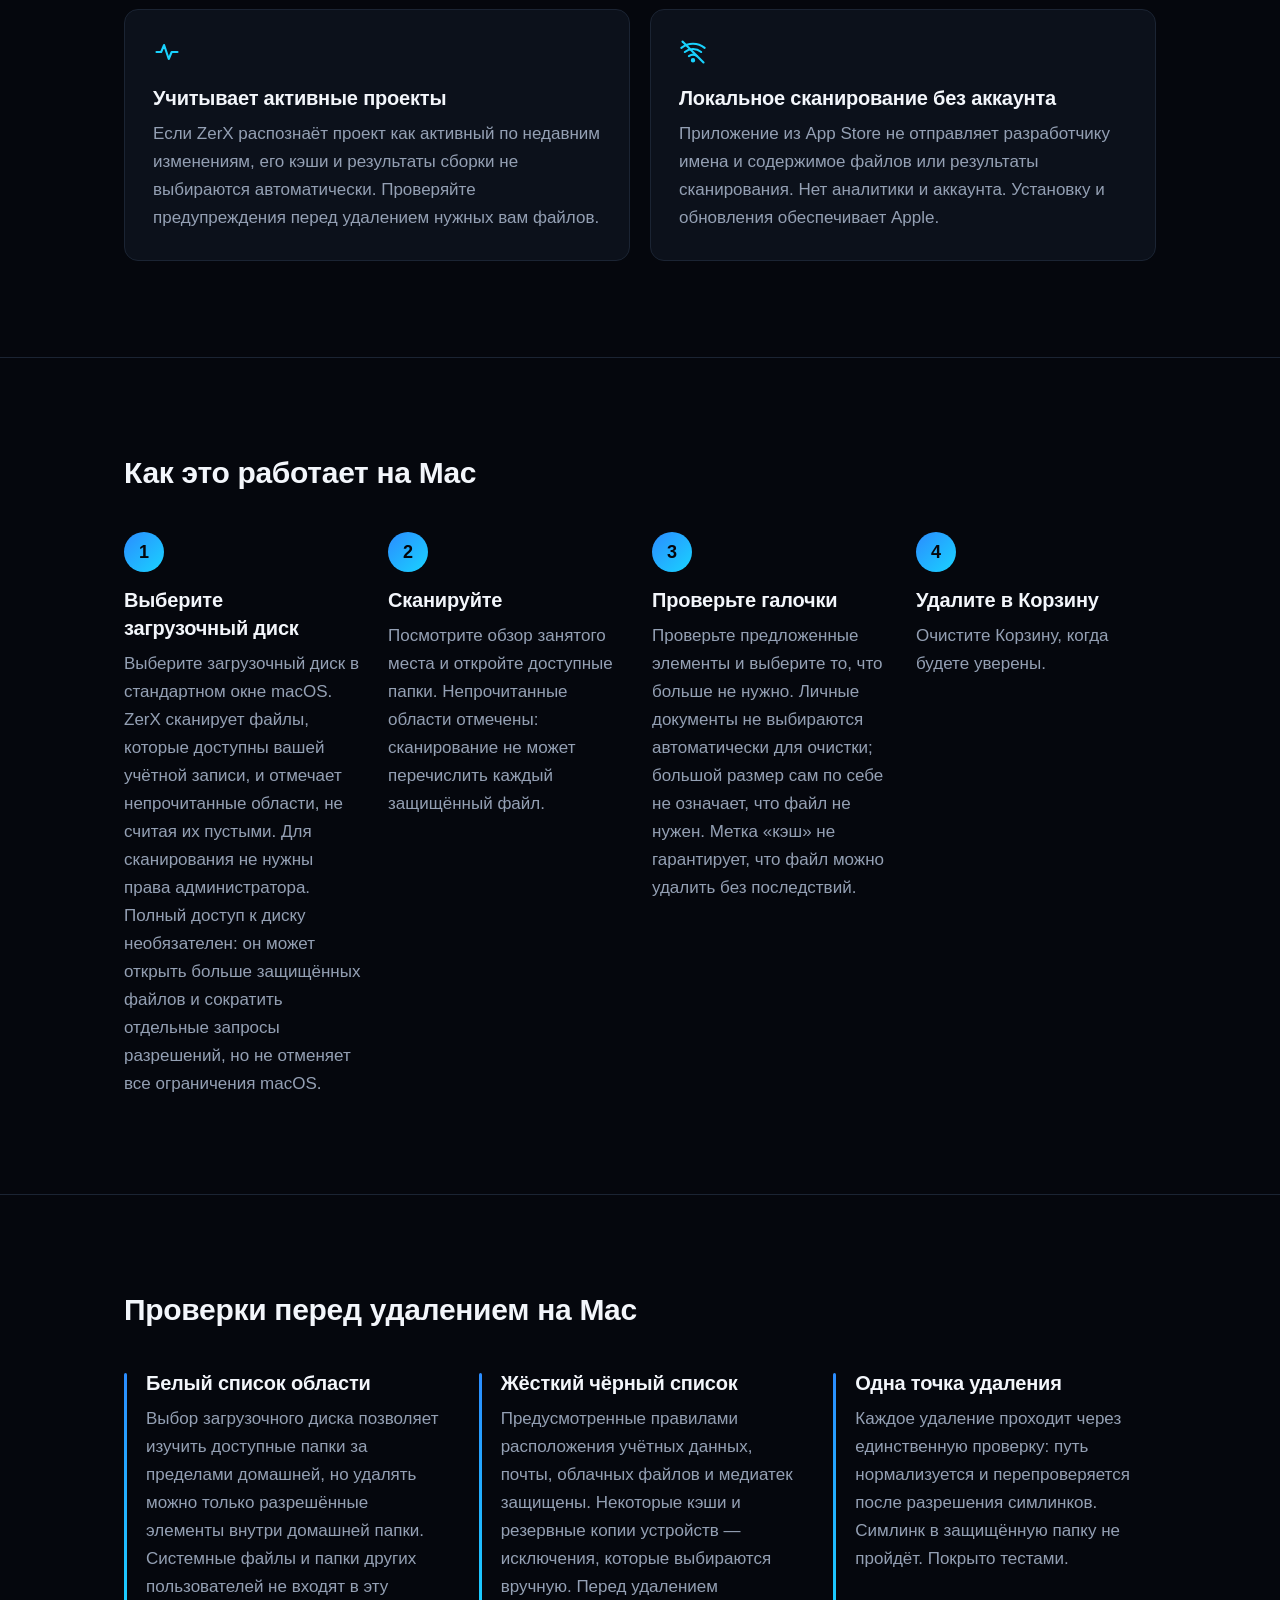
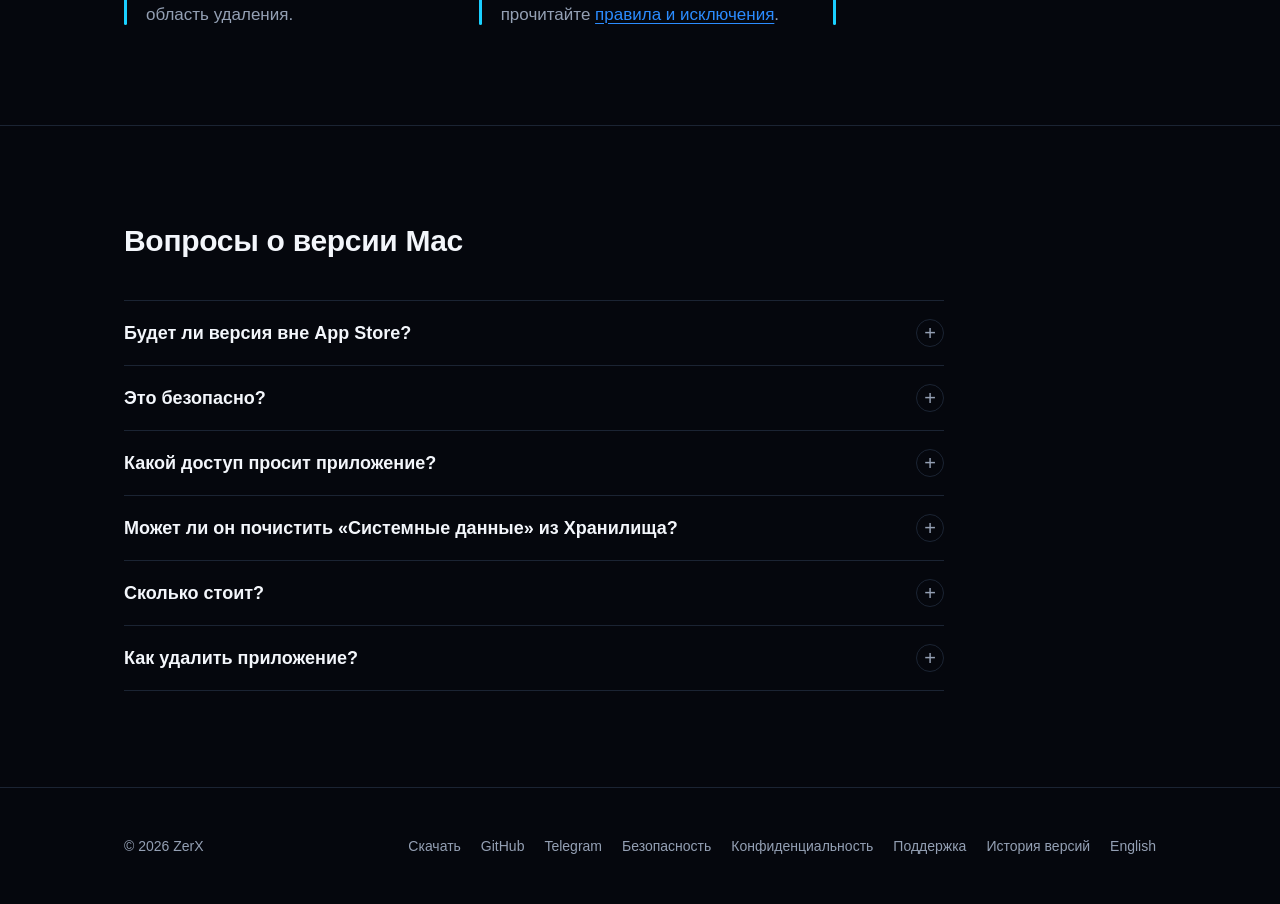
<file: ru/index.html>
<!DOCTYPE html>
<html lang="ru">
<head>
<meta charset="utf-8">
<meta name="viewport" content="width=device-width, initial-scale=1">
<meta http-equiv="Content-Security-Policy" content="default-src 'self'; img-src 'self' data:; style-src 'self'; script-src 'self'; object-src 'none'; base-uri 'self'; form-action 'none'">
<title>ZerX — место на диске Mac и Windows</title>
<meta name="description" content="Анализ места на Mac и Windows. Версия 0.1.6 в Mac App Store и бета 0.1.3 для Windows 11 x64: локальное сканирование и очистка по вашему выбору.">
<link rel="canonical" href="https://zerxapp.com/ru/">
<link rel="alternate" hreflang="en" href="https://zerxapp.com/">
<link rel="alternate" hreflang="ru" href="https://zerxapp.com/ru/">
<link rel="alternate" hreflang="x-default" href="https://zerxapp.com/">
<meta property="og:type" content="website">
<meta property="og:site_name" content="ZerX">
<meta property="og:title" content="ZerX — место на диске Mac и Windows">
<meta property="og:description" content="Анализ места на Mac и Windows. Версия 0.1.6 в Mac App Store и бета 0.1.3 для Windows 11 x64: локальное сканирование и очистка по вашему выбору.">
<meta property="og:url" content="https://zerxapp.com/ru/">
<meta property="og:image" content="https://zerxapp.com/assets/icon-1024.png">
<meta property="og:image:width" content="1024">
<meta property="og:image:height" content="1024">
<meta property="og:image:alt" content="ZerX app icon">
<meta property="og:locale" content="ru_RU">
<meta property="og:locale:alternate" content="en_US">
<meta name="twitter:card" content="summary_large_image">
<meta name="twitter:title" content="ZerX — место на диске Mac и Windows">
<meta name="twitter:description" content="Анализ места на Mac и Windows. Версия 0.1.6 в Mac App Store и бета 0.1.3 для Windows 11 x64: локальное сканирование и очистка по вашему выбору.">
<meta name="twitter:image" content="https://zerxapp.com/assets/icon-1024.png">
<meta name="theme-color" content="#05070D">
<meta name="color-scheme" content="dark">
<link rel="icon" href="/favicon.ico" sizes="32x32">
<link rel="icon" type="image/png" sizes="32x32" href="/favicon-32.png">
<link rel="icon" type="image/png" sizes="16x16" href="/favicon-16.png">
<link rel="apple-touch-icon" href="/apple-touch-icon.png">
<link rel="stylesheet" href="/assets/style.css">
</head>
<body>
<a class="skip" href="#main">К содержимому</a>

<header class="site-header">
  <div class="container nav-wrap">
    <a class="brand" href="/ru/" aria-label="На главную ZerX"><img src="/assets/logo.png" width="111" height="56" alt="ZerX"></a>
    <nav class="site-nav" aria-label="Разделы сайта">
      <ul>
        <li><a href="/ru/download/">Скачать</a></li>
        <li><a href="/ru/windows/">Windows</a></li>
        <li><a href="/ru/privacy/">Конфиденциальность</a></li>
        <li><a href="/ru/support/">Поддержка</a></li>
        <li><a href="/ru/changelog/">История версий</a></li>
        <li><a href="https://github.com/VPNsafe/zerx-releases">GitHub</a></li>
        <li><a href="https://t.me/ZerXapp">Telegram</a></li>
        <li><a class="lang" href="/" hreflang="en" lang="en">EN</a></li>
      </ul>
    </nav>
  </div>
</header>

<main id="main">

  <section class="hero" aria-labelledby="hero-title">
    <div class="container">
      <div class="hero-grid">
        <div class="hero-copy">
          <h1 id="hero-title">Узнайте, что заполнило диск. <span class="grad">Решите, что очистить.</span></h1>
          <p class="sub">Найдите большие файлы и папки, изучите занятое место и проверьте кандидатов на очистку. Выберите версию из Mac App Store или новую бета-версию Windows; возможности сканирования и очистки зависят от платформы.</p>
          <div class="hero-cta">
            <a class="btn btn-primary" href="https://apps.apple.com/app/id6817715716">Скачать в Mac App Store</a>
            <a class="btn btn-secondary" href="/ru/windows/">Windows бета 0.1.3</a>
          </div>
          <p class="caption hero-note">Бесплатно · Mac 0.1.6: macOS 13+, Apple Silicon и Intel · Windows бета 0.1.3: Windows 11 x64</p>
        </div>
        <div class="hero-art">
          <img src="/assets/icon-1024.png" width="320" height="320" fetchpriority="high" alt="Иконка приложения ZerX">
        </div>
      </div>
    </div>
  </section>

<section class="section" aria-labelledby="windows-title"><div class="container"><h2 id="windows-title">Теперь и на Windows, в бета-версии</h2><p>ZerX 0.1.3 анализирует доступные фиксированные диски Windows 11 x64 и отмечает непрочитанные области. Очистка ограничена вручную выбранными старыми файлами Temp и поддерживаемого HTTP-кэша браузеров с перемещением в Корзину. Ничего не выбрано заранее.</p><p><a href="/ru/windows/">Скачать Windows бета: установка, подпись и ограничения очистки</a></p></div></section>

  <section class="section" id="features" aria-labelledby="features-title">
    <div class="container">
      <h2 id="features-title">На Mac: понятная картина занятого места</h2>
      <ul class="cards">
        <li class="card">
          <svg viewBox="0 0 24 24" fill="none" stroke="currentColor" stroke-width="1.8" stroke-linecap="round" stroke-linejoin="round" aria-hidden="true" focusable="false"><path d="M2 12s3.5-6.5 10-6.5S22 12 22 12s-3.5 6.5-10 6.5S2 12 2 12Z"/><circle cx="12" cy="12" r="3"/></svg>
          <h3>Находит забытые файлы</h3>
          <p>Изучайте большие папки, кэши приложений, логи и файлы разработки: результаты сборки и данные симуляторов. Скорость и полнота сканирования зависят от диска, числа файлов и разрешений.</p>
        </li>
        <li class="card">
          <svg viewBox="0 0 24 24" fill="none" stroke="currentColor" stroke-width="1.8" stroke-linecap="round" stroke-linejoin="round" aria-hidden="true" focusable="false"><path d="M4 7h16"/><path d="M9 7V4.5A1.5 1.5 0 0 1 10.5 3h3A1.5 1.5 0 0 1 15 4.5V7"/><path d="M6 7l1 12a2 2 0 0 0 2 2h6a2 2 0 0 0 2-2l1-12"/><path d="M10 11v6M14 11v6"/></svg>
          <h3>По умолчанию — в Корзину</h3>
          <p>По умолчанию файлы перемещаются в Корзину: их можно восстановить в Finder, пока Корзина не очищена. Безвозвратное удаление включается отдельно, по умолчанию выключено и требует подтверждения; отменить его нельзя. Подробнее: <a href="/ru/safety/">защищённые папки и исключения</a>.</p>
        </li>
        <li class="card">
          <svg viewBox="0 0 24 24" fill="none" stroke="currentColor" stroke-width="1.8" stroke-linecap="round" stroke-linejoin="round" aria-hidden="true" focusable="false"><path d="M3 12h4l2.5-6 4 12 2.5-6h5"/></svg>
          <h3>Учитывает активные проекты</h3>
          <p>Если ZerX распознаёт проект как активный по недавним изменениям, его кэши и результаты сборки не выбираются автоматически. Проверяйте предупреждения перед удалением нужных вам файлов.</p>
        </li>
        <li class="card">
          <svg viewBox="0 0 24 24" fill="none" stroke="currentColor" stroke-width="1.8" stroke-linecap="round" stroke-linejoin="round" aria-hidden="true" focusable="false"><path d="M2 8.5a16 16 0 0 1 20 0"/><path d="M5 12a11 11 0 0 1 14 0"/><path d="M8.5 15.5a6 6 0 0 1 7 0"/><circle cx="12" cy="19" r="1"/><path d="M3 3l18 18"/></svg>
          <h3>Локальное сканирование без аккаунта</h3>
          <p>Приложение из App Store не отправляет разработчику имена и содержимое файлов или результаты сканирования. Нет аналитики и аккаунта. Установку и обновления обеспечивает Apple.</p>
        </li>
      </ul>
    </div>
  </section>

  <section class="section" id="how" aria-labelledby="how-title">
    <div class="container">
      <h2 id="how-title">Как это работает на Mac</h2>
      <ol class="steps">
        <li>
          <h3>Выберите загрузочный диск</h3>
          <p>Выберите загрузочный диск в стандартном окне macOS. ZerX сканирует файлы, которые доступны вашей учётной записи, и отмечает непрочитанные области, не считая их пустыми. Для сканирования не нужны права администратора. Полный доступ к диску необязателен: он может открыть больше защищённых файлов и сократить отдельные запросы разрешений, но не отменяет все ограничения macOS.</p>
        </li>
        <li>
          <h3>Сканируйте</h3>
          <p>Посмотрите обзор занятого места и откройте доступные папки. Непрочитанные области отмечены: сканирование не может перечислить каждый защищённый файл.</p>
        </li>
        <li>
          <h3>Проверьте галочки</h3>
          <p>Проверьте предложенные элементы и выберите то, что больше не нужно. Личные документы не выбираются автоматически для очистки; большой размер сам по себе не означает, что файл не нужен. Метка «кэш» не гарантирует, что файл можно удалить без последствий.</p>
        </li>
        <li>
          <h3>Удалите в Корзину</h3>
          <p>Очистите Корзину, когда будете уверены.</p>
        </li>
      </ol>
    </div>
  </section>

  <section class="section" id="safety" aria-labelledby="safety-title">
    <div class="container">
      <h2 id="safety-title">Проверки перед удалением на Mac</h2>
      <ul class="layers">
        <li>
          <h3>Белый список области</h3>
          <p>Выбор загрузочного диска позволяет изучить доступные папки за пределами домашней, но удалять можно только разрешённые элементы внутри домашней папки. Системные файлы и папки других пользователей не входят в эту область удаления.</p>
        </li>
        <li>
          <h3>Жёсткий чёрный список</h3>
          <p>Предусмотренные правилами расположения учётных данных, почты, облачных файлов и медиатек защищены. Некоторые кэши и резервные копии устройств — исключения, которые выбираются вручную. Перед удалением прочитайте <a href="/ru/safety/">правила и исключения</a>.</p>
        </li>
        <li>
          <h3>Одна точка удаления</h3>
          <p>Каждое удаление проходит через единственную проверку: путь нормализуется и перепроверяется после разрешения симлинков. Симлинк в защищённую папку не пройдёт. Покрыто тестами.</p>
        </li>
      </ul>
    </div>
  </section>

  <section class="section" id="faq" aria-labelledby="faq-title">
    <div class="container">
      <h2 id="faq-title">Вопросы о версии Mac</h2>
      <div class="faq">
        <details>
          <summary>Будет ли версия вне App Store?</summary>
          <p>Текущая версия Mac доступна в Mac App Store. Отдельная <a href="/ru/windows/">бета-версия Windows</a> скачивается ZIP-архивом. Прямой загрузки версии Mac здесь нет.</p>
        </details>
        <details>
          <summary>Это безопасно?</summary>
          <p>ZerX проверяет ограничения удаления и по умолчанию использует Корзину. Эти проверки не могут определить ценность каждого файла для вас: проверяйте выбранное и сохраняйте резервные копии. Правила и исключения описаны на странице <a href="/ru/safety/">«Безопасность»</a>.</p>
        </details>
        <details>
          <summary>Какой доступ просит приложение?</summary>
          <p>Выберите загрузочный диск в стандартном окне macOS. ZerX сканирует файлы, которые доступны вашей учётной записи, и отмечает непрочитанные области, не считая их пустыми. Для сканирования не нужны права администратора. Полный доступ к диску необязателен: он может открыть больше защищённых файлов и сократить отдельные запросы разрешений, но не отменяет все ограничения macOS.</p>
        </details>
        <details>
          <summary>Может ли он почистить «Системные данные» из Хранилища?</summary>
          <p>ZerX помогает найти доступные кэши и логи, которые могут входить в «Системные данные». Версия App Store не очищает всю эту категорию и не удаляет снимки Time Machine. macOS может иначе учитывать занятое место.</p>
        </details>
        <details>
          <summary>Сколько стоит?</summary>
          <p>ZerX 0.1.6 бесплатна в Mac App Store.</p>
        </details>
        <details>
          <summary>Как удалить приложение?</summary>
          <p>Закройте ZerX и переместите ZerX.app в Корзину в Finder. Локальные настройки могут остаться в контейнере macOS; подробнее — в <a href="/ru/privacy/">политике конфиденциальности</a>.</p>
        </details>
      </div>
    </div>
  </section>

</main>

<footer class="site-footer">
  <div class="container footer-wrap">
    <p>© 2026 ZerX</p>
    <nav aria-label="Подвал">
      <ul>
        <li><a href="/ru/download/">Скачать</a></li>
        <li><a href="https://github.com/VPNsafe/zerx-releases">GitHub</a></li>
        <li><a href="https://t.me/ZerXapp">Telegram</a></li>
        <li><a href="/ru/safety/">Безопасность</a></li>
        <li><a href="/ru/privacy/">Конфиденциальность</a></li>
        <li><a href="/ru/support/">Поддержка</a></li>
        <li><a href="/ru/changelog/">История версий</a></li>
        <li><a href="/" hreflang="en" lang="en">English</a></li>
      </ul>
    </nav>
  </div>
</footer>
</body>
</html>
</file>
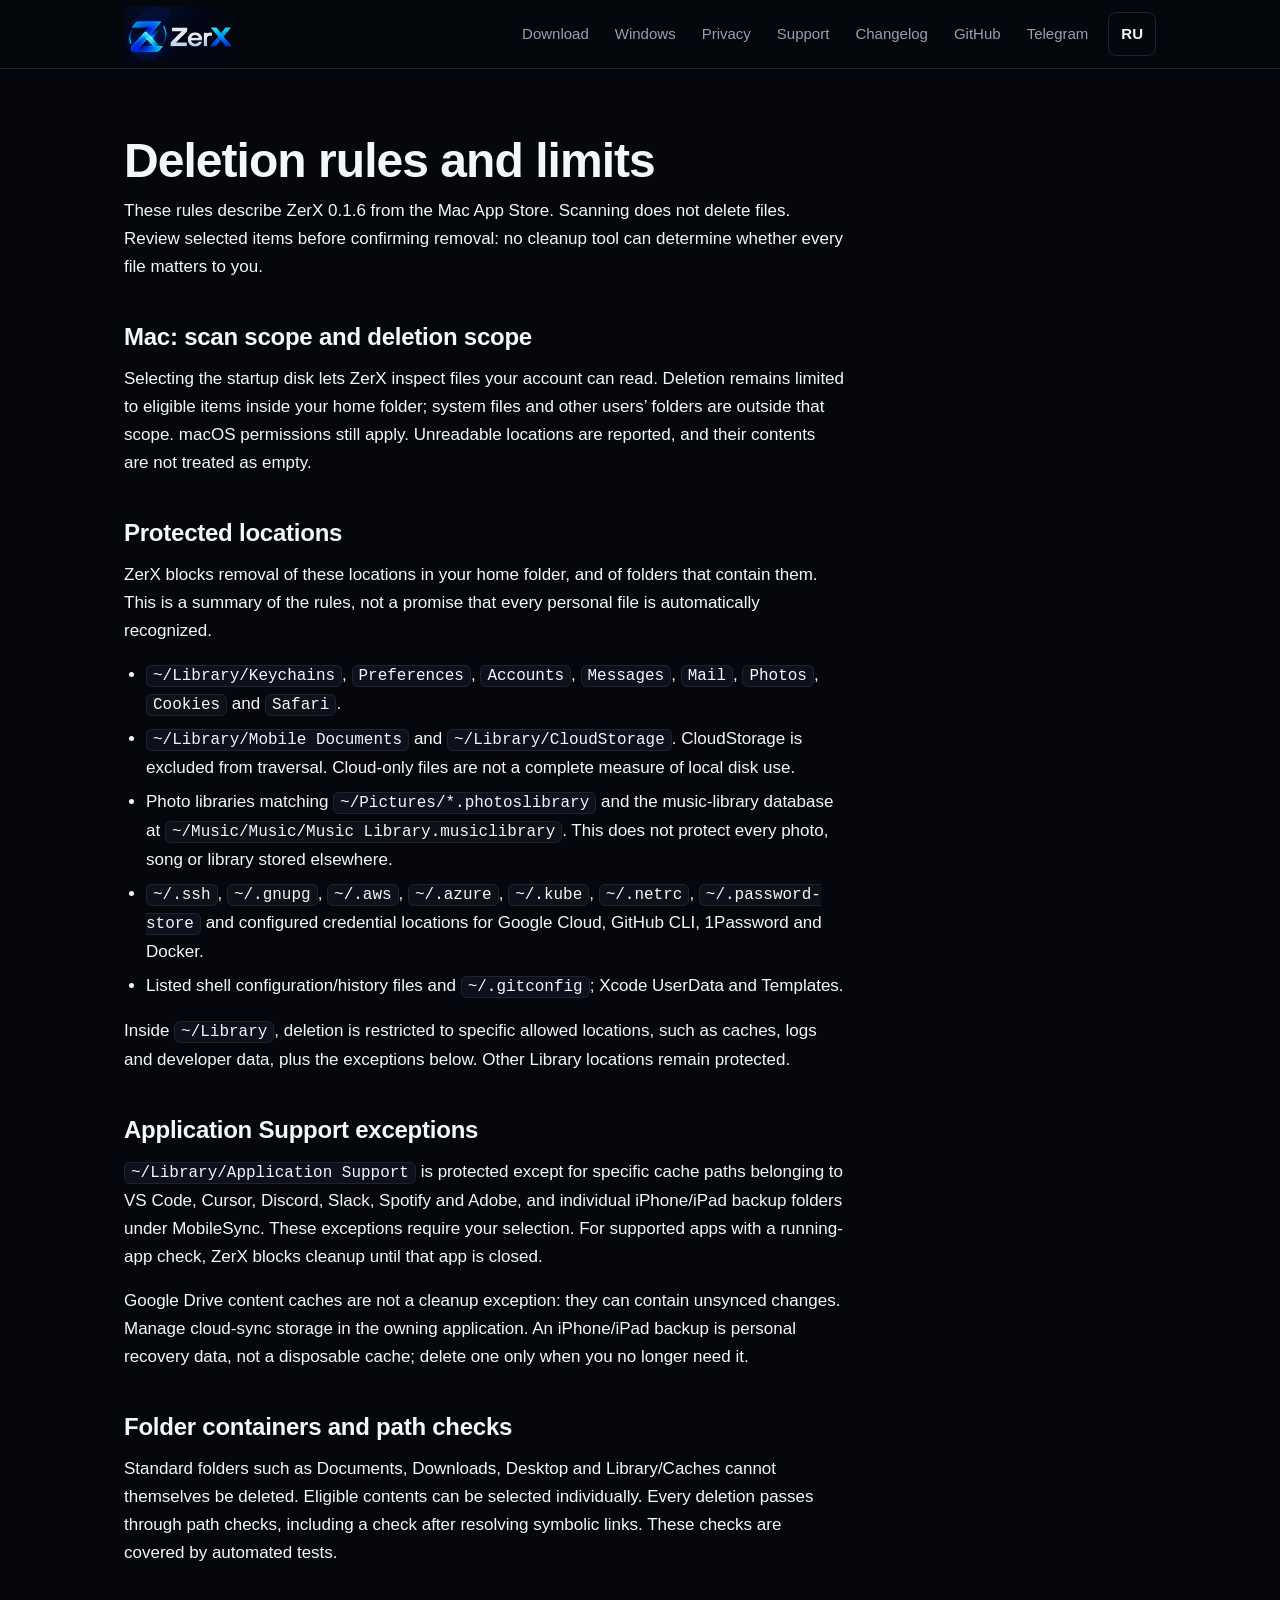
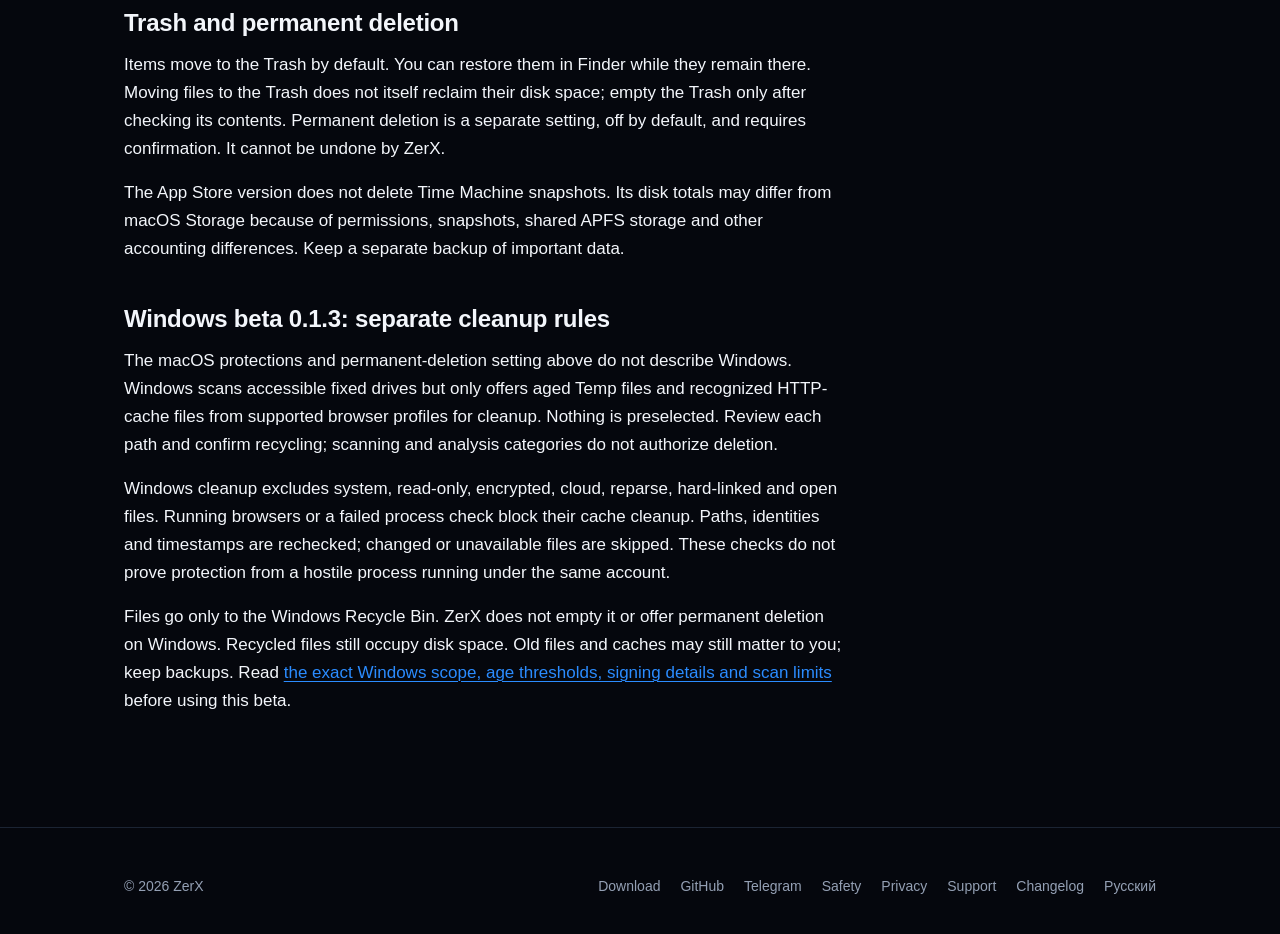
<file: safety/index.html>
<!DOCTYPE html>
<html lang="en">
<head>
<meta charset="utf-8">
<meta name="viewport" content="width=device-width, initial-scale=1">
<meta http-equiv="Content-Security-Policy" content="default-src 'self'; img-src 'self' data:; style-src 'self'; script-src 'self'; object-src 'none'; base-uri 'self'; form-action 'none'">
<title>Deletion rules and limits — ZerX</title>
<meta name="description" content="How ZerX limits deletion, handles protected locations and uses the Trash. Review selected items and keep backups.">
<link rel="canonical" href="https://zerxapp.com/safety/">
<link rel="alternate" hreflang="en" href="https://zerxapp.com/safety/">
<link rel="alternate" hreflang="ru" href="https://zerxapp.com/ru/safety/">
<link rel="alternate" hreflang="x-default" href="https://zerxapp.com/safety/">
<meta property="og:type" content="website">
<meta property="og:site_name" content="ZerX">
<meta property="og:title" content="Deletion rules and limits — ZerX">
<meta property="og:description" content="How ZerX limits deletion, handles protected locations and uses the Trash. Review selected items and keep backups.">
<meta property="og:url" content="https://zerxapp.com/safety/">
<meta property="og:image" content="https://zerxapp.com/assets/icon-1024.png">
<meta property="og:image:width" content="1024">
<meta property="og:image:height" content="1024">
<meta property="og:locale" content="en_US">
<meta property="og:locale:alternate" content="ru_RU">
<meta name="twitter:card" content="summary_large_image">
<meta name="twitter:title" content="Deletion rules and limits — ZerX">
<meta name="twitter:description" content="How ZerX limits deletion, handles protected locations and uses the Trash. Review selected items and keep backups.">
<meta name="twitter:image" content="https://zerxapp.com/assets/icon-1024.png">
<meta name="theme-color" content="#05070D">
<meta name="color-scheme" content="dark">
<link rel="icon" href="/favicon.ico" sizes="32x32">
<link rel="icon" type="image/png" sizes="32x32" href="/favicon-32.png">
<link rel="icon" type="image/png" sizes="16x16" href="/favicon-16.png">
<link rel="apple-touch-icon" href="/apple-touch-icon.png">
<link rel="stylesheet" href="/assets/style.css">
</head>
<body>
<a class="skip" href="#main">Skip to content</a>

<header class="site-header">
  <div class="container nav-wrap">
    <a class="brand" href="/" aria-label="ZerX home"><img src="/assets/logo.png" width="111" height="56" alt="ZerX"></a>
    <nav class="site-nav" aria-label="Site">
      <ul>
        <li><a href="/download/">Download</a></li>
        <li><a href="/windows/">Windows</a></li>
        <li><a href="/privacy/">Privacy</a></li>
        <li><a href="/support/">Support</a></li>
        <li><a href="/changelog/">Changelog</a></li>
        <li><a href="https://github.com/VPNsafe/zerx-releases">GitHub</a></li>
        <li><a href="https://t.me/ZerXapp">Telegram</a></li>
        <li><a class="lang" href="/ru/safety/" hreflang="ru" lang="ru">RU</a></li>
      </ul>
    </nav>
  </div>
</header>

<main id="main" class="page">
  <div class="container">
    <article class="prose">
<h1>Deletion rules and limits</h1>
<p>These rules describe ZerX 0.1.6 from the Mac App Store. Scanning does not delete files. Review selected items before confirming removal: no cleanup tool can determine whether every file matters to you.</p>
<h2>Mac: scan scope and deletion scope</h2>
<p>Selecting the startup disk lets ZerX inspect files your account can read. Deletion remains limited to eligible items inside your home folder; system files and other users’ folders are outside that scope. macOS permissions still apply. Unreadable locations are reported, and their contents are not treated as empty.</p>
<h2>Protected locations</h2>
<p>ZerX blocks removal of these locations in your home folder, and of folders that contain them. This is a summary of the rules, not a promise that every personal file is automatically recognized.</p>
<ul>
<li><code>~/Library/Keychains</code>, <code>Preferences</code>, <code>Accounts</code>, <code>Messages</code>, <code>Mail</code>, <code>Photos</code>, <code>Cookies</code> and <code>Safari</code>.</li>
<li><code>~/Library/Mobile Documents</code> and <code>~/Library/CloudStorage</code>. CloudStorage is excluded from traversal. Cloud-only files are not a complete measure of local disk use.</li>
<li>Photo libraries matching <code>~/Pictures/*.photoslibrary</code> and the music-library database at <code>~/Music/Music/Music Library.musiclibrary</code>. This does not protect every photo, song or library stored elsewhere.</li>
<li><code>~/.ssh</code>, <code>~/.gnupg</code>, <code>~/.aws</code>, <code>~/.azure</code>, <code>~/.kube</code>, <code>~/.netrc</code>, <code>~/.password-store</code> and configured credential locations for Google Cloud, GitHub CLI, 1Password and Docker.</li>
<li>Listed shell configuration/history files and <code>~/.gitconfig</code>; Xcode UserData and Templates.</li>
</ul>
<p>Inside <code>~/Library</code>, deletion is restricted to specific allowed locations, such as caches, logs and developer data, plus the exceptions below. Other Library locations remain protected.</p>
<h2>Application Support exceptions</h2>
<p><code>~/Library/Application Support</code> is protected except for specific cache paths belonging to VS Code, Cursor, Discord, Slack, Spotify and Adobe, and individual iPhone/iPad backup folders under MobileSync. These exceptions require your selection. For supported apps with a running-app check, ZerX blocks cleanup until that app is closed.</p>
<p>Google Drive content caches are not a cleanup exception: they can contain unsynced changes. Manage cloud-sync storage in the owning application. An iPhone/iPad backup is personal recovery data, not a disposable cache; delete one only when you no longer need it.</p>
<h2>Folder containers and path checks</h2>
<p>Standard folders such as Documents, Downloads, Desktop and Library/Caches cannot themselves be deleted. Eligible contents can be selected individually. Every deletion passes through path checks, including a check after resolving symbolic links. These checks are covered by automated tests.</p>
<h2>Trash and permanent deletion</h2>
<p>Items move to the Trash by default. You can restore them in Finder while they remain there. Moving files to the Trash does not itself reclaim their disk space; empty the Trash only after checking its contents. Permanent deletion is a separate setting, off by default, and requires confirmation. It cannot be undone by ZerX.</p>
<p>The App Store version does not delete Time Machine snapshots. Its disk totals may differ from macOS Storage because of permissions, snapshots, shared APFS storage and other accounting differences. Keep a separate backup of important data.</p>
<h2>Windows beta 0.1.3: separate cleanup rules</h2><p>The macOS protections and permanent-deletion setting above do not describe Windows. Windows scans accessible fixed drives but only offers aged Temp files and recognized HTTP-cache files from supported browser profiles for cleanup. Nothing is preselected. Review each path and confirm recycling; scanning and analysis categories do not authorize deletion.</p><p>Windows cleanup excludes system, read-only, encrypted, cloud, reparse, hard-linked and open files. Running browsers or a failed process check block their cache cleanup. Paths, identities and timestamps are rechecked; changed or unavailable files are skipped. These checks do not prove protection from a hostile process running under the same account.</p><p>Files go only to the Windows Recycle Bin. ZerX does not empty it or offer permanent deletion on Windows. Recycled files still occupy disk space. Old files and caches may still matter to you; keep backups. Read <a href="/windows/">the exact Windows scope, age thresholds, signing details and scan limits</a> before using this beta.</p>
</article>
  </div>
</main>

<footer class="site-footer">
  <div class="container footer-wrap">
    <p>© 2026 ZerX</p>
    <nav aria-label="Footer">
      <ul>
        <li><a href="/download/">Download</a></li>
        <li><a href="https://github.com/VPNsafe/zerx-releases">GitHub</a></li>
        <li><a href="https://t.me/ZerXapp">Telegram</a></li>
        <li><a href="/safety/">Safety</a></li>
        <li><a href="/privacy/">Privacy</a></li>
        <li><a href="/support/">Support</a></li>
        <li><a href="/changelog/">Changelog</a></li>
        <li><a href="/ru/safety/" hreflang="ru" lang="ru">Русский</a></li>
      </ul>
    </nav>
  </div>
</footer>
</body>
</html>
</file>
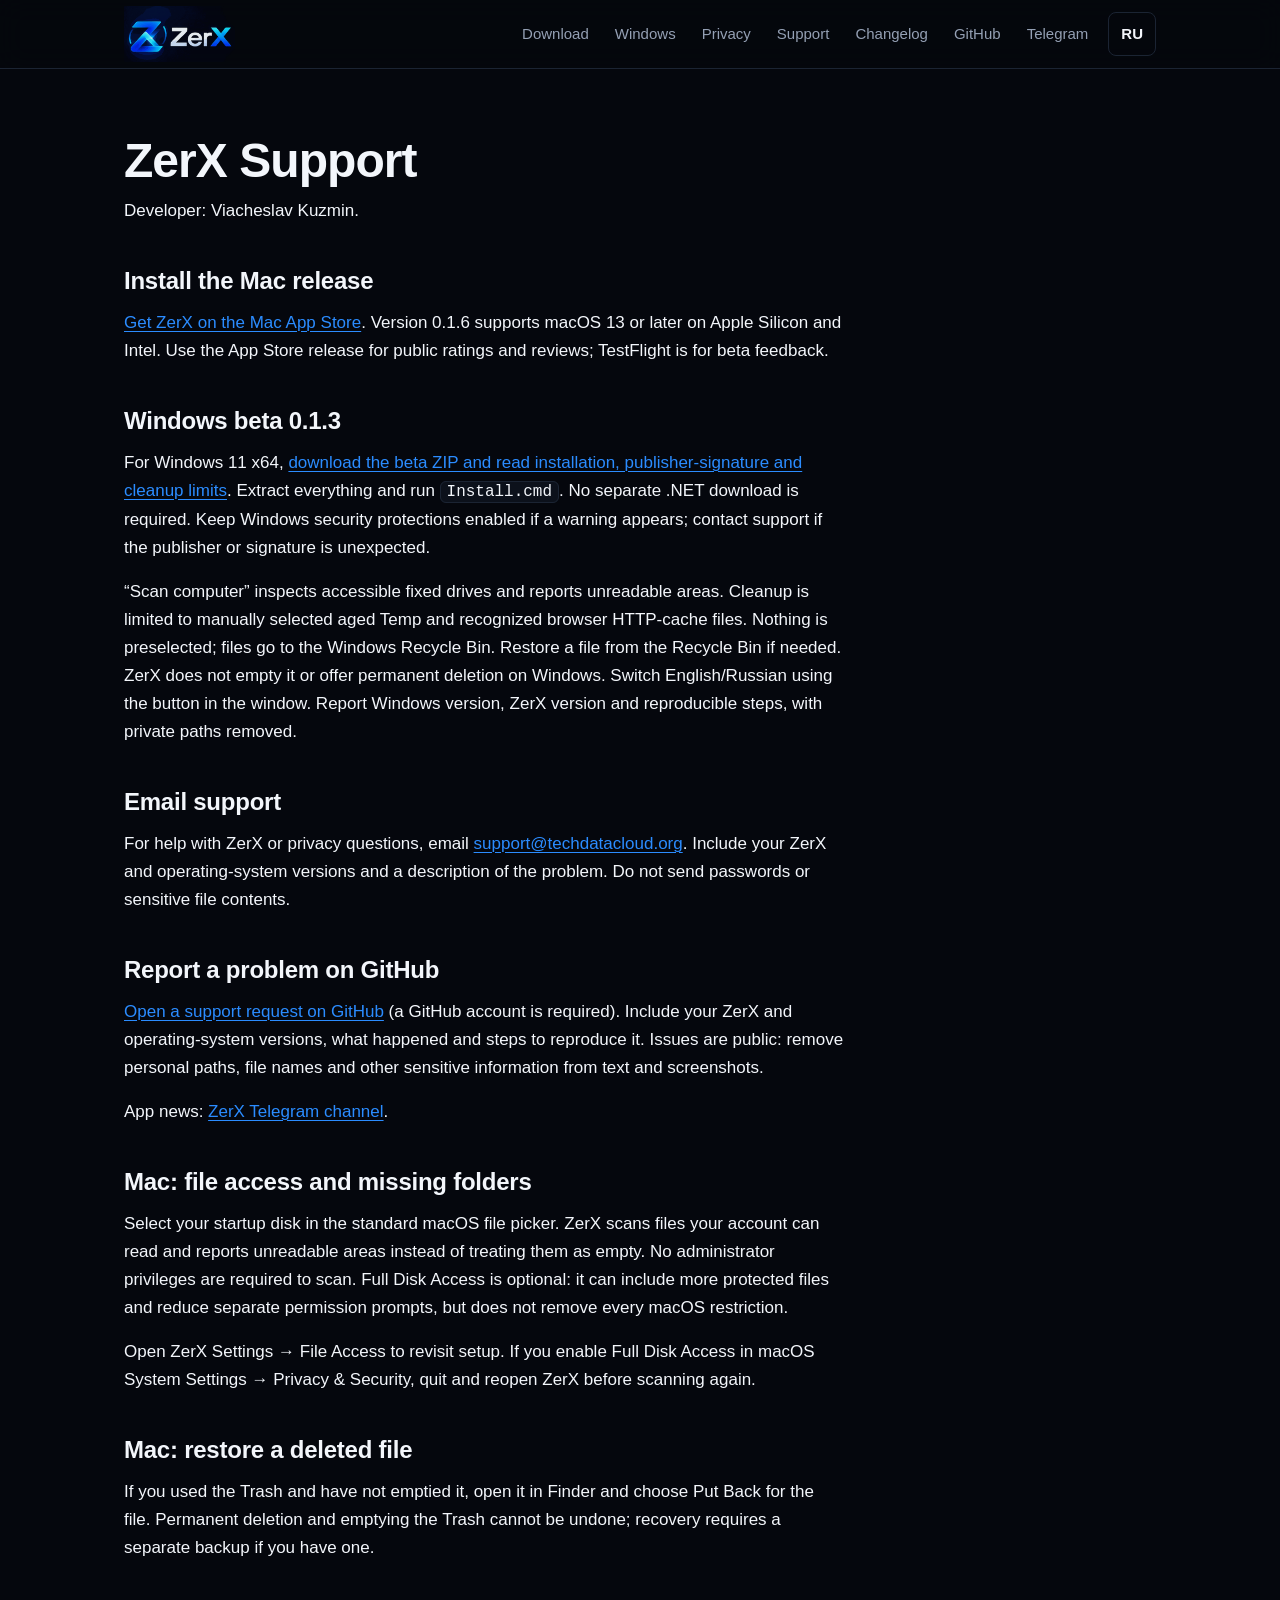
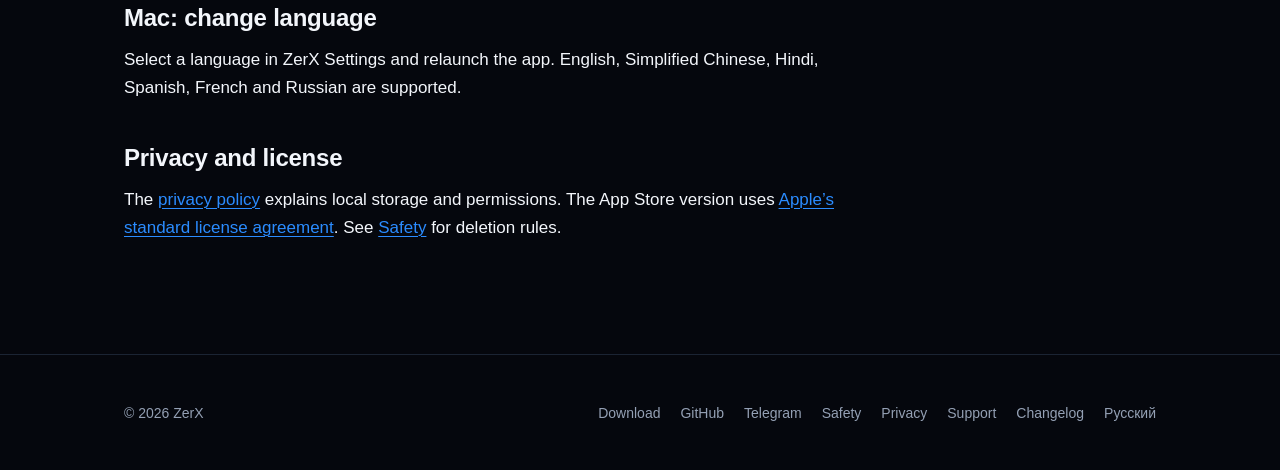
<file: support/index.html>
<!DOCTYPE html>
<html lang="en">
<head>
<meta charset="utf-8">
<meta name="viewport" content="width=device-width, initial-scale=1">
<meta http-equiv="Content-Security-Policy" content="default-src 'self'; img-src 'self' data:; style-src 'self'; script-src 'self'; object-src 'none'; base-uri 'self'; form-action 'none'">
<title>Support — ZerX</title>
<meta name="description" content="Get help with ZerX, file access, deletion and language settings.">
<link rel="canonical" href="https://zerxapp.com/support/">
<link rel="alternate" hreflang="en" href="https://zerxapp.com/support/">
<link rel="alternate" hreflang="ru" href="https://zerxapp.com/ru/support/">
<link rel="alternate" hreflang="x-default" href="https://zerxapp.com/support/">
<meta property="og:type" content="website">
<meta property="og:site_name" content="ZerX">
<meta property="og:title" content="Support — ZerX">
<meta property="og:description" content="Get help with ZerX, file access, deletion and language settings.">
<meta property="og:url" content="https://zerxapp.com/support/">
<meta property="og:image" content="https://zerxapp.com/assets/icon-1024.png">
<meta property="og:image:width" content="1024">
<meta property="og:image:height" content="1024">
<meta property="og:locale" content="en_US">
<meta property="og:locale:alternate" content="ru_RU">
<meta name="twitter:card" content="summary_large_image">
<meta name="twitter:title" content="Support — ZerX">
<meta name="twitter:description" content="Get help with ZerX, file access, deletion and language settings.">
<meta name="twitter:image" content="https://zerxapp.com/assets/icon-1024.png">
<meta name="theme-color" content="#05070D">
<meta name="color-scheme" content="dark">
<link rel="icon" href="/favicon.ico" sizes="32x32">
<link rel="icon" type="image/png" sizes="32x32" href="/favicon-32.png">
<link rel="icon" type="image/png" sizes="16x16" href="/favicon-16.png">
<link rel="apple-touch-icon" href="/apple-touch-icon.png">
<link rel="stylesheet" href="/assets/style.css">
</head>
<body>
<a class="skip" href="#main">Skip to content</a>

<header class="site-header">
  <div class="container nav-wrap">
    <a class="brand" href="/" aria-label="ZerX home"><img src="/assets/logo.png" width="111" height="56" alt="ZerX"></a>
    <nav class="site-nav" aria-label="Site">
      <ul>
        <li><a href="/download/">Download</a></li>
        <li><a href="/windows/">Windows</a></li>
        <li><a href="/privacy/">Privacy</a></li>
        <li><a href="/support/">Support</a></li>
        <li><a href="/changelog/">Changelog</a></li>
        <li><a href="https://github.com/VPNsafe/zerx-releases">GitHub</a></li>
        <li><a href="https://t.me/ZerXapp">Telegram</a></li>
        <li><a class="lang" href="/ru/support/" hreflang="ru" lang="ru">RU</a></li>
      </ul>
    </nav>
  </div>
</header>

<main id="main" class="page">
  <div class="container">
    <article class="prose">
<h1>ZerX Support</h1><p>Developer: Viacheslav Kuzmin.</p>
<h2>Install the Mac release</h2><p><a href="https://apps.apple.com/app/id6817715716">Get ZerX on the Mac App Store</a>. Version 0.1.6 supports macOS 13 or later on Apple Silicon and Intel. Use the App Store release for public ratings and reviews; TestFlight is for beta feedback.</p>
<h2>Windows beta 0.1.3</h2><p>For Windows 11 x64, <a href="/windows/">download the beta ZIP and read installation, publisher-signature and cleanup limits</a>. Extract everything and run <code>Install.cmd</code>. No separate .NET download is required. Keep Windows security protections enabled if a warning appears; contact support if the publisher or signature is unexpected.</p><p>“Scan computer” inspects accessible fixed drives and reports unreadable areas. Cleanup is limited to manually selected aged Temp and recognized browser HTTP-cache files. Nothing is preselected; files go to the Windows Recycle Bin. Restore a file from the Recycle Bin if needed. ZerX does not empty it or offer permanent deletion on Windows. Switch English/Russian using the button in the window. Report Windows version, ZerX version and reproducible steps, with private paths removed.</p>
<h2>Email support</h2><p>For help with ZerX or privacy questions, email <a href="mailto:support@techdatacloud.org">support@techdatacloud.org</a>. Include your ZerX and operating-system versions and a description of the problem. Do not send passwords or sensitive file contents.</p>
<h2>Report a problem on GitHub</h2><p><a href="https://github.com/VPNsafe/zerx-releases/issues/new">Open a support request on GitHub</a> (a GitHub account is required). Include your ZerX and operating-system versions, what happened and steps to reproduce it. Issues are public: remove personal paths, file names and other sensitive information from text and screenshots.</p>
<p>App news: <a href="https://t.me/ZerXapp">ZerX Telegram channel</a>.</p>
<h2>Mac: file access and missing folders</h2><p>Select your startup disk in the standard macOS file picker. ZerX scans files your account can read and reports unreadable areas instead of treating them as empty. No administrator privileges are required to scan. Full Disk Access is optional: it can include more protected files and reduce separate permission prompts, but does not remove every macOS restriction.</p><p>Open ZerX Settings → File Access to revisit setup. If you enable Full Disk Access in macOS System Settings → Privacy &amp; Security, quit and reopen ZerX before scanning again.</p>
<h2>Mac: restore a deleted file</h2><p>If you used the Trash and have not emptied it, open it in Finder and choose Put Back for the file. Permanent deletion and emptying the Trash cannot be undone; recovery requires a separate backup if you have one.</p>
<h2>Mac: change language</h2><p>Select a language in ZerX Settings and relaunch the app. English, Simplified Chinese, Hindi, Spanish, French and Russian are supported.</p>
<h2>Privacy and license</h2><p>The <a href="/privacy/">privacy policy</a> explains local storage and permissions. The App Store version uses <a href="https://www.apple.com/legal/internet-services/itunes/dev/stdeula/">Apple’s standard license agreement</a>. See <a href="/safety/">Safety</a> for deletion rules.</p>
</article>
  </div>
</main>

<footer class="site-footer">
  <div class="container footer-wrap">
    <p>© 2026 ZerX</p>
    <nav aria-label="Footer">
      <ul>
        <li><a href="/download/">Download</a></li>
        <li><a href="https://github.com/VPNsafe/zerx-releases">GitHub</a></li>
        <li><a href="https://t.me/ZerXapp">Telegram</a></li>
        <li><a href="/safety/">Safety</a></li>
        <li><a href="/privacy/">Privacy</a></li>
        <li><a href="/support/">Support</a></li>
        <li><a href="/changelog/">Changelog</a></li>
        <li><a href="/ru/support/" hreflang="ru" lang="ru">Русский</a></li>
      </ul>
    </nav>
  </div>
</footer>
</body>
</html>
</file>
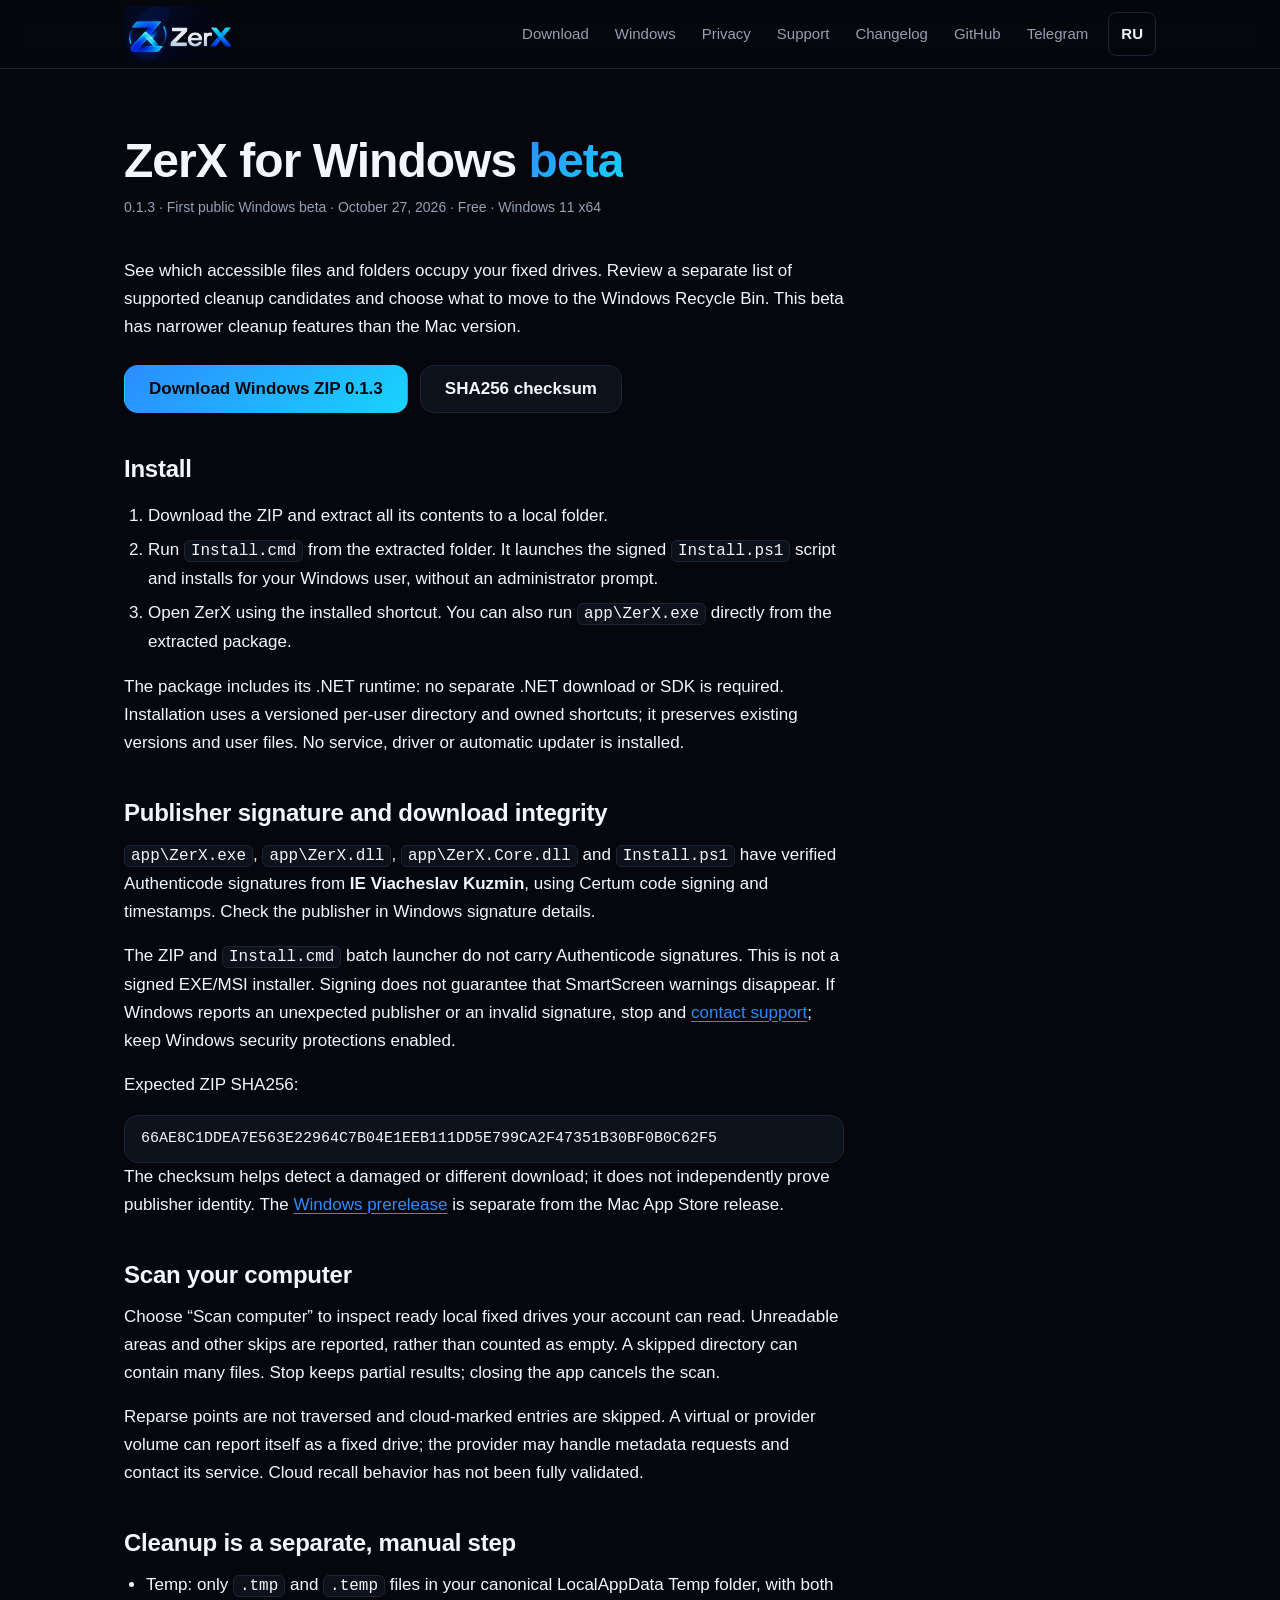
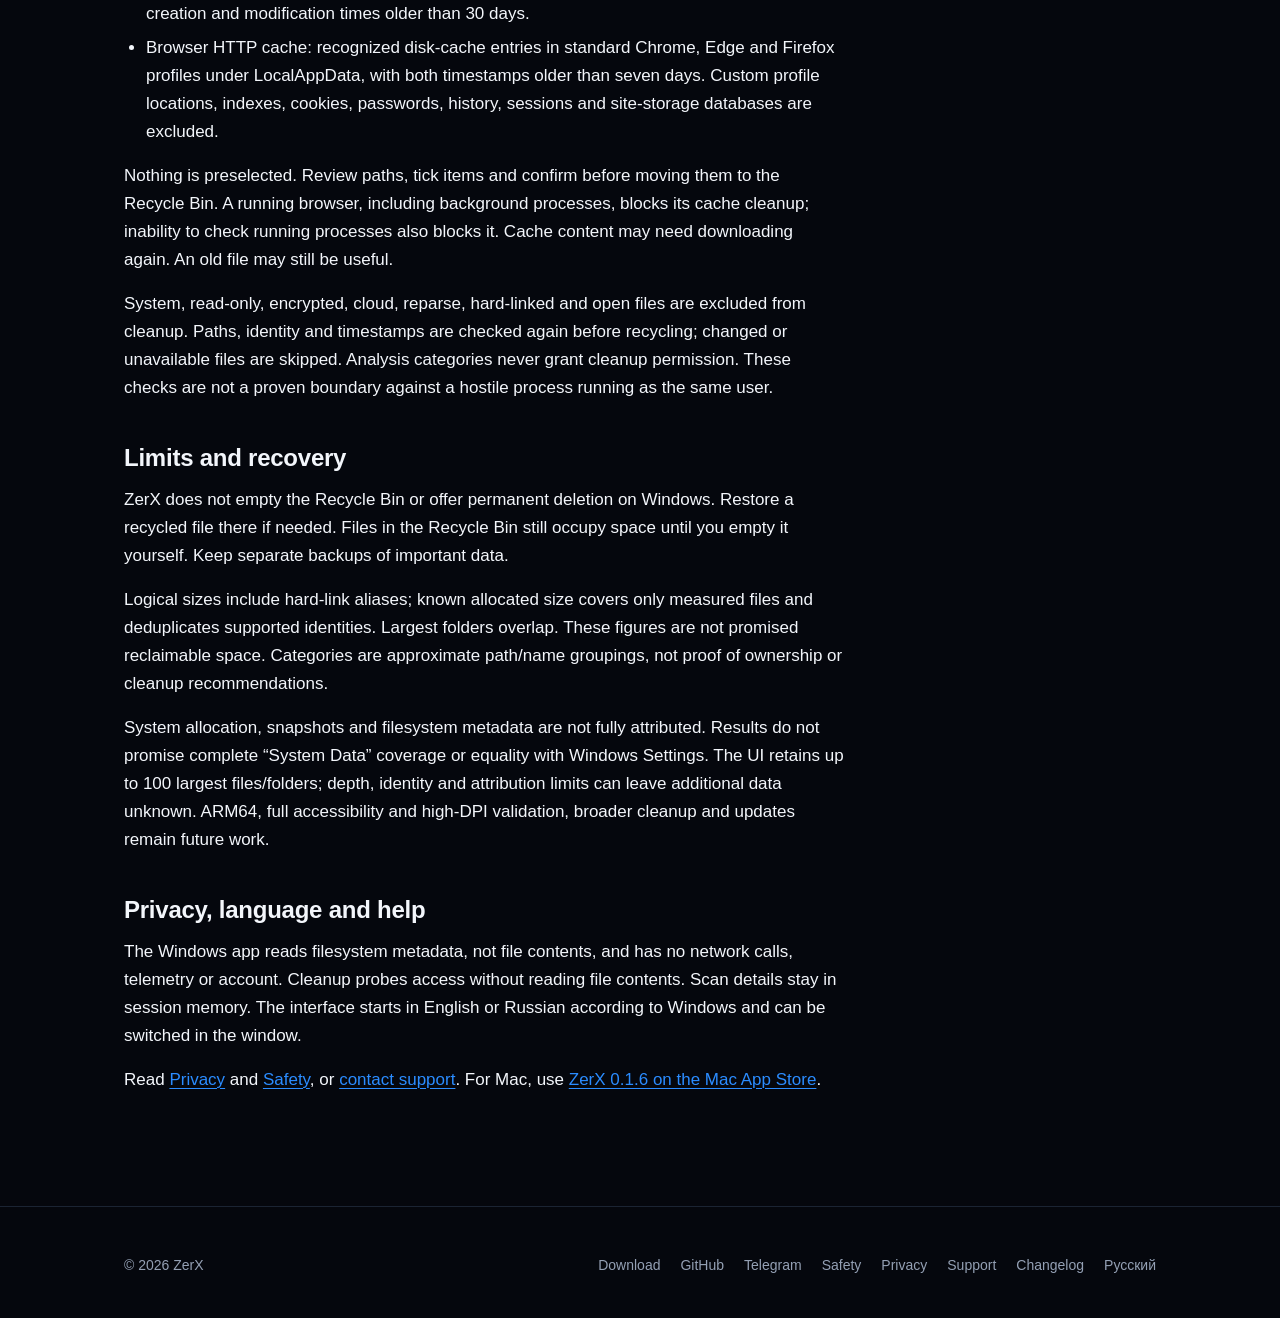
<file: windows/index.html>
<!DOCTYPE html>
<html lang="en">
<head>
<meta charset="utf-8">
<meta name="viewport" content="width=device-width, initial-scale=1">
<meta http-equiv="Content-Security-Policy" content="default-src 'self'; img-src 'self' data:; style-src 'self'; script-src 'self'; object-src 'none'; base-uri 'self'; form-action 'none'">
<title>ZerX for Windows — beta 0.1.3</title>
<meta name="description" content="Download ZerX 0.1.3 beta for Windows 11 x64. Signed app and PowerShell installer, local disk analysis and manual Temp/browser-cache cleanup.">
<link rel="canonical" href="https://zerxapp.com/windows/">
<link rel="alternate" hreflang="en" href="https://zerxapp.com/windows/">
<link rel="alternate" hreflang="ru" href="https://zerxapp.com/ru/windows/">
<link rel="alternate" hreflang="x-default" href="https://zerxapp.com/windows/">
<meta property="og:type" content="website">
<meta property="og:site_name" content="ZerX">
<meta property="og:title" content="ZerX for Windows — beta 0.1.3">
<meta property="og:description" content="Download ZerX 0.1.3 beta for Windows 11 x64. Signed app and PowerShell installer, local disk analysis and manual Temp/browser-cache cleanup.">
<meta property="og:url" content="https://zerxapp.com/windows/">
<meta property="og:image" content="https://zerxapp.com/assets/icon-1024.png">
<meta property="og:image:width" content="1024">
<meta property="og:image:height" content="1024">
<meta property="og:locale" content="en_US">
<meta property="og:locale:alternate" content="ru_RU">
<meta name="twitter:card" content="summary_large_image">
<meta name="twitter:title" content="ZerX for Windows — beta 0.1.3">
<meta name="twitter:description" content="Download ZerX 0.1.3 beta for Windows 11 x64. Signed app and PowerShell installer, local disk analysis and manual Temp/browser-cache cleanup.">
<meta name="twitter:image" content="https://zerxapp.com/assets/icon-1024.png">
<meta name="theme-color" content="#05070D">
<meta name="color-scheme" content="dark">
<link rel="icon" href="/favicon.ico" sizes="32x32">
<link rel="icon" type="image/png" sizes="32x32" href="/favicon-32.png">
<link rel="icon" type="image/png" sizes="16x16" href="/favicon-16.png">
<link rel="apple-touch-icon" href="/apple-touch-icon.png">
<link rel="stylesheet" href="/assets/style.css">
</head>
<body>
<a class="skip" href="#main">Skip to content</a>

<header class="site-header">
  <div class="container nav-wrap">
    <a class="brand" href="/" aria-label="ZerX home"><img src="/assets/logo.png" width="111" height="56" alt="ZerX"></a>
    <nav class="site-nav" aria-label="Site">
      <ul>
        <li><a href="/download/">Download</a></li>
        <li><a href="/windows/">Windows</a></li>
        <li><a href="/privacy/">Privacy</a></li>
        <li><a href="/support/">Support</a></li>
        <li><a href="/changelog/">Changelog</a></li>
        <li><a href="https://github.com/VPNsafe/zerx-releases">GitHub</a></li>
        <li><a href="https://t.me/ZerXapp">Telegram</a></li>
        <li><a class="lang" href="/ru/windows/" hreflang="ru" lang="ru">RU</a></li>
      </ul>
    </nav>
  </div>
</header>

<main id="main" class="page">
  <div class="container">
    <article class="prose">
<h1>ZerX for Windows <span class="grad">beta</span></h1>
<p class="caption meta">0.1.3 · First public Windows beta · <time datetime="2026-10-27">October 27, 2026</time> · Free · Windows 11 x64</p>
<p>See which accessible files and folders occupy your fixed drives. Review a separate list of supported cleanup candidates and choose what to move to the Windows Recycle Bin. This beta has narrower cleanup features than the Mac version.</p>
<div class="hero-cta"><a class="btn btn-primary" href="https://github.com/VPNsafe/zerx-releases/releases/download/windows-v0.1.3/ZerX-0.1.3-win-x64.zip">Download Windows ZIP 0.1.3</a><a class="btn btn-secondary" href="https://github.com/VPNsafe/zerx-releases/releases/download/windows-v0.1.3/ZerX-0.1.3-win-x64.zip.sha256">SHA256 checksum</a></div>
<h2>Install</h2><ol><li>Download the ZIP and extract all its contents to a local folder.</li><li>Run <code>Install.cmd</code> from the extracted folder. It launches the signed <code>Install.ps1</code> script and installs for your Windows user, without an administrator prompt.</li><li>Open ZerX using the installed shortcut. You can also run <code>app\ZerX.exe</code> directly from the extracted package.</li></ol>
<p>The package includes its .NET runtime: no separate .NET download or SDK is required. Installation uses a versioned per-user directory and owned shortcuts; it preserves existing versions and user files. No service, driver or automatic updater is installed.</p>
<h2>Publisher signature and download integrity</h2><p><code>app\ZerX.exe</code>, <code>app\ZerX.dll</code>, <code>app\ZerX.Core.dll</code> and <code>Install.ps1</code> have verified Authenticode signatures from <strong>IE Viacheslav Kuzmin</strong>, using Certum code signing and timestamps. Check the publisher in Windows signature details.</p>
<p>The ZIP and <code>Install.cmd</code> batch launcher do not carry Authenticode signatures. This is not a signed EXE/MSI installer. Signing does not guarantee that SmartScreen warnings disappear. If Windows reports an unexpected publisher or an invalid signature, stop and <a href="/support/">contact support</a>; keep Windows security protections enabled.</p>
<p>Expected ZIP SHA256:</p><div class="code"><pre><code>66AE8C1DDEA7E563E22964C7B04E1EEB111DD5E799CA2F47351B30BF0B0C62F5</code></pre></div><p>The checksum helps detect a damaged or different download; it does not independently prove publisher identity. The <a href="https://github.com/VPNsafe/zerx-releases/releases/tag/windows-v0.1.3">Windows prerelease</a> is separate from the Mac App Store release.</p>
<h2>Scan your computer</h2><p>Choose “Scan computer” to inspect ready local fixed drives your account can read. Unreadable areas and other skips are reported, rather than counted as empty. A skipped directory can contain many files. Stop keeps partial results; closing the app cancels the scan.</p><p>Reparse points are not traversed and cloud-marked entries are skipped. A virtual or provider volume can report itself as a fixed drive; the provider may handle metadata requests and contact its service. Cloud recall behavior has not been fully validated.</p>
<h2>Cleanup is a separate, manual step</h2><ul><li>Temp: only <code>.tmp</code> and <code>.temp</code> files in your canonical LocalAppData Temp folder, with both creation and modification times older than 30 days.</li><li>Browser HTTP cache: recognized disk-cache entries in standard Chrome, Edge and Firefox profiles under LocalAppData, with both timestamps older than seven days. Custom profile locations, indexes, cookies, passwords, history, sessions and site-storage databases are excluded.</li></ul><p>Nothing is preselected. Review paths, tick items and confirm before moving them to the Recycle Bin. A running browser, including background processes, blocks its cache cleanup; inability to check running processes also blocks it. Cache content may need downloading again. An old file may still be useful.</p><p>System, read-only, encrypted, cloud, reparse, hard-linked and open files are excluded from cleanup. Paths, identity and timestamps are checked again before recycling; changed or unavailable files are skipped. Analysis categories never grant cleanup permission. These checks are not a proven boundary against a hostile process running as the same user.</p>
<h2>Limits and recovery</h2><p>ZerX does not empty the Recycle Bin or offer permanent deletion on Windows. Restore a recycled file there if needed. Files in the Recycle Bin still occupy space until you empty it yourself. Keep separate backups of important data.</p><p>Logical sizes include hard-link aliases; known allocated size covers only measured files and deduplicates supported identities. Largest folders overlap. These figures are not promised reclaimable space. Categories are approximate path/name groupings, not proof of ownership or cleanup recommendations.</p><p>System allocation, snapshots and filesystem metadata are not fully attributed. Results do not promise complete “System Data” coverage or equality with Windows Settings. The UI retains up to 100 largest files/folders; depth, identity and attribution limits can leave additional data unknown. ARM64, full accessibility and high-DPI validation, broader cleanup and updates remain future work.</p>
<h2>Privacy, language and help</h2><p>The Windows app reads filesystem metadata, not file contents, and has no network calls, telemetry or account. Cleanup probes access without reading file contents. Scan details stay in session memory. The interface starts in English or Russian according to Windows and can be switched in the window.</p><p>Read <a href="/privacy/">Privacy</a> and <a href="/safety/">Safety</a>, or <a href="/support/">contact support</a>. For Mac, use <a href="https://apps.apple.com/app/id6817715716">ZerX 0.1.6 on the Mac App Store</a>.</p>
</article>
  </div>
</main>

<footer class="site-footer">
  <div class="container footer-wrap">
    <p>© 2026 ZerX</p>
    <nav aria-label="Footer">
      <ul>
        <li><a href="/download/">Download</a></li>
        <li><a href="https://github.com/VPNsafe/zerx-releases">GitHub</a></li>
        <li><a href="https://t.me/ZerXapp">Telegram</a></li>
        <li><a href="/safety/">Safety</a></li>
        <li><a href="/privacy/">Privacy</a></li>
        <li><a href="/support/">Support</a></li>
        <li><a href="/changelog/">Changelog</a></li>
        <li><a href="/ru/windows/" hreflang="ru" lang="ru">Русский</a></li>
      </ul>
    </nav>
  </div>
</footer>
</body>
</html>
</file>
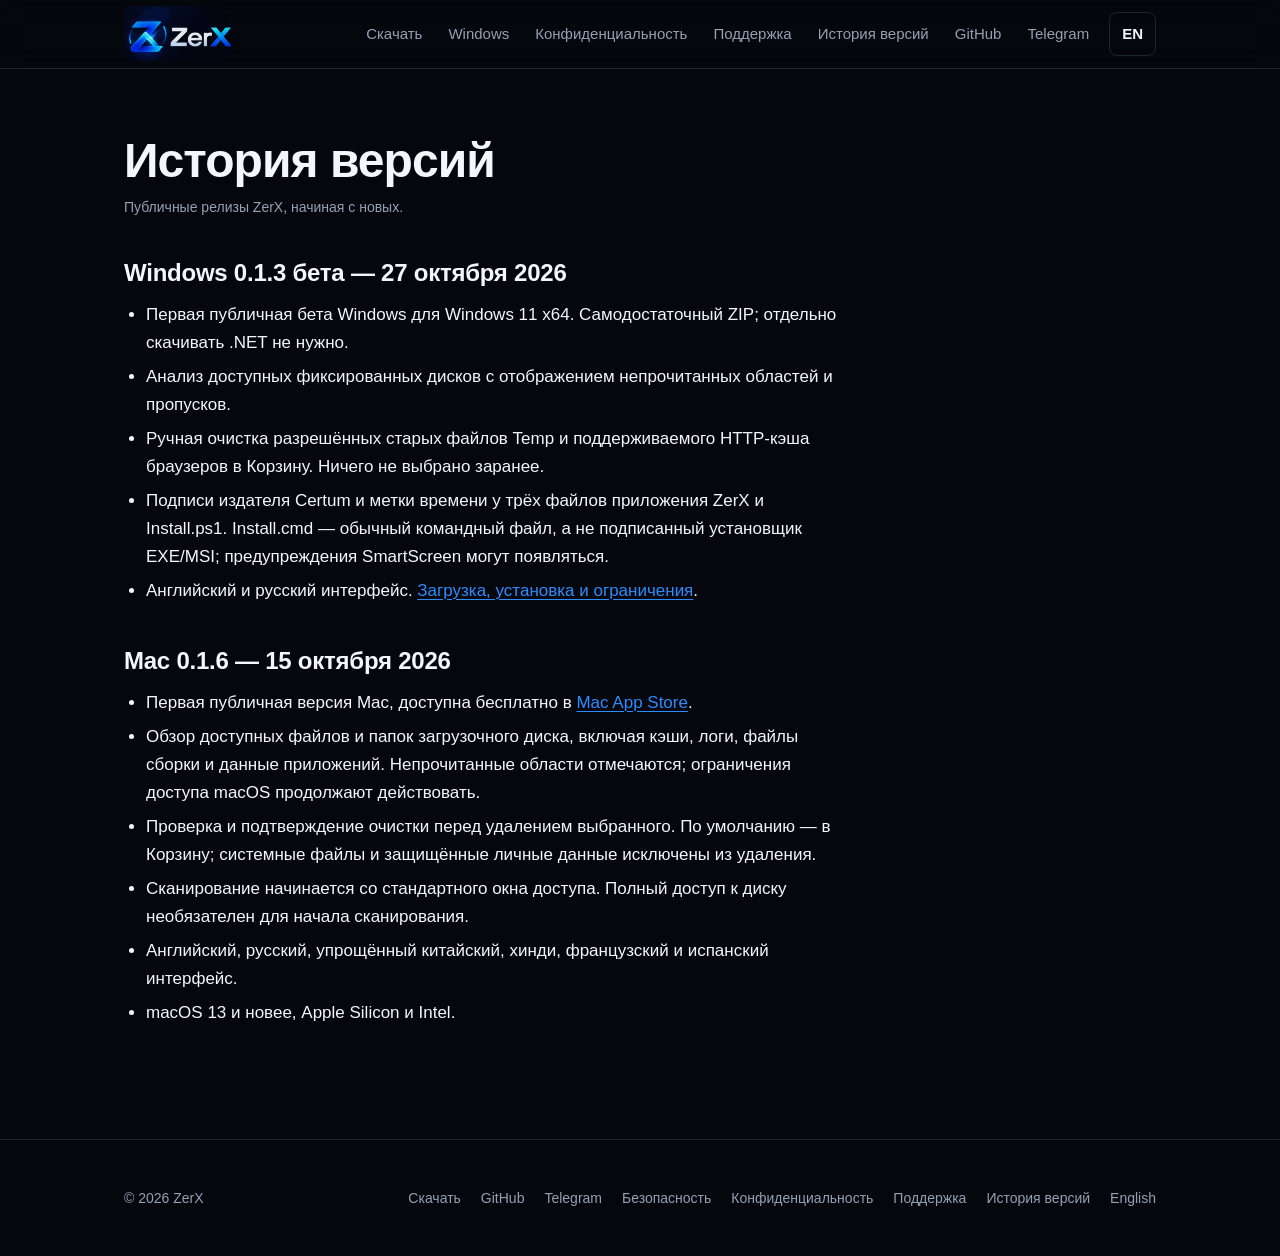
<file: ru/changelog/index.html>
<!DOCTYPE html>
<html lang="ru">
<head>
<meta charset="utf-8">
<meta name="viewport" content="width=device-width, initial-scale=1">
<meta http-equiv="Content-Security-Policy" content="default-src 'self'; img-src 'self' data:; style-src 'self'; script-src 'self'; object-src 'none'; base-uri 'self'; form-action 'none'">
<title>История версий — ZerX</title>
<meta name="description" content="История релизов ZerX для Mac и Windows.">
<link rel="canonical" href="https://zerxapp.com/ru/changelog/">
<link rel="alternate" hreflang="en" href="https://zerxapp.com/changelog/">
<link rel="alternate" hreflang="ru" href="https://zerxapp.com/ru/changelog/">
<link rel="alternate" hreflang="x-default" href="https://zerxapp.com/changelog/">
<meta property="og:type" content="website">
<meta property="og:site_name" content="ZerX">
<meta property="og:title" content="История версий — ZerX">
<meta property="og:description" content="История релизов ZerX для Mac и Windows.">
<meta property="og:url" content="https://zerxapp.com/ru/changelog/">
<meta property="og:image" content="https://zerxapp.com/assets/icon-1024.png">
<meta property="og:image:width" content="1024">
<meta property="og:image:height" content="1024">
<meta property="og:locale" content="ru_RU">
<meta property="og:locale:alternate" content="en_US">
<meta name="twitter:card" content="summary_large_image">
<meta name="twitter:title" content="История версий — ZerX">
<meta name="twitter:description" content="История релизов ZerX для Mac и Windows.">
<meta name="twitter:image" content="https://zerxapp.com/assets/icon-1024.png">
<meta name="theme-color" content="#05070D">
<meta name="color-scheme" content="dark">
<link rel="icon" href="/favicon.ico" sizes="32x32">
<link rel="icon" type="image/png" sizes="32x32" href="/favicon-32.png">
<link rel="icon" type="image/png" sizes="16x16" href="/favicon-16.png">
<link rel="apple-touch-icon" href="/apple-touch-icon.png">
<link rel="stylesheet" href="/assets/style.css">
</head>
<body>
<a class="skip" href="#main">К содержимому</a>

<header class="site-header">
  <div class="container nav-wrap">
    <a class="brand" href="/ru/" aria-label="На главную ZerX"><img src="/assets/logo.png" width="111" height="56" alt="ZerX"></a>
    <nav class="site-nav" aria-label="Разделы сайта">
      <ul>
        <li><a href="/ru/download/">Скачать</a></li>
        <li><a href="/ru/windows/">Windows</a></li>
        <li><a href="/ru/privacy/">Конфиденциальность</a></li>
        <li><a href="/ru/support/">Поддержка</a></li>
        <li><a href="/ru/changelog/">История версий</a></li>
        <li><a href="https://github.com/VPNsafe/zerx-releases">GitHub</a></li>
        <li><a href="https://t.me/ZerXapp">Telegram</a></li>
        <li><a class="lang" href="/changelog/" hreflang="en" lang="en">EN</a></li>
      </ul>
    </nav>
  </div>
</header>

<main id="main" class="page">
  <div class="container">
    <article class="prose">
<h1>История версий</h1><p class="caption meta">Публичные релизы ZerX, начиная с новых.</p>
<h2>Windows 0.1.3 бета — 27 октября 2026</h2><ul><li>Первая публичная бета Windows для Windows 11 x64. Самодостаточный ZIP; отдельно скачивать .NET не нужно.</li><li>Анализ доступных фиксированных дисков с отображением непрочитанных областей и пропусков.</li><li>Ручная очистка разрешённых старых файлов Temp и поддерживаемого HTTP-кэша браузеров в Корзину. Ничего не выбрано заранее.</li><li>Подписи издателя Certum и метки времени у трёх файлов приложения ZerX и Install.ps1. Install.cmd — обычный командный файл, а не подписанный установщик EXE/MSI; предупреждения SmartScreen могут появляться.</li><li>Английский и русский интерфейс. <a href="/ru/windows/">Загрузка, установка и ограничения</a>.</li></ul>
<h2>Mac 0.1.6 — 15 октября 2026</h2><ul><li>Первая публичная версия Mac, доступна бесплатно в <a href="https://apps.apple.com/app/id6817715716">Mac App Store</a>.</li><li>Обзор доступных файлов и папок загрузочного диска, включая кэши, логи, файлы сборки и данные приложений. Непрочитанные области отмечаются; ограничения доступа macOS продолжают действовать.</li><li>Проверка и подтверждение очистки перед удалением выбранного. По умолчанию — в Корзину; системные файлы и защищённые личные данные исключены из удаления.</li><li>Сканирование начинается со стандартного окна доступа. Полный доступ к диску необязателен для начала сканирования.</li><li>Английский, русский, упрощённый китайский, хинди, французский и испанский интерфейс.</li><li>macOS 13 и новее, Apple Silicon и Intel.</li></ul>
</article>
  </div>
</main>

<footer class="site-footer">
  <div class="container footer-wrap">
    <p>© 2026 ZerX</p>
    <nav aria-label="Подвал">
      <ul>
        <li><a href="/ru/download/">Скачать</a></li>
        <li><a href="https://github.com/VPNsafe/zerx-releases">GitHub</a></li>
        <li><a href="https://t.me/ZerXapp">Telegram</a></li>
        <li><a href="/ru/safety/">Безопасность</a></li>
        <li><a href="/ru/privacy/">Конфиденциальность</a></li>
        <li><a href="/ru/support/">Поддержка</a></li>
        <li><a href="/ru/changelog/">История версий</a></li>
        <li><a href="/changelog/" hreflang="en" lang="en">English</a></li>
      </ul>
    </nav>
  </div>
</footer>
</body>
</html>
</file>
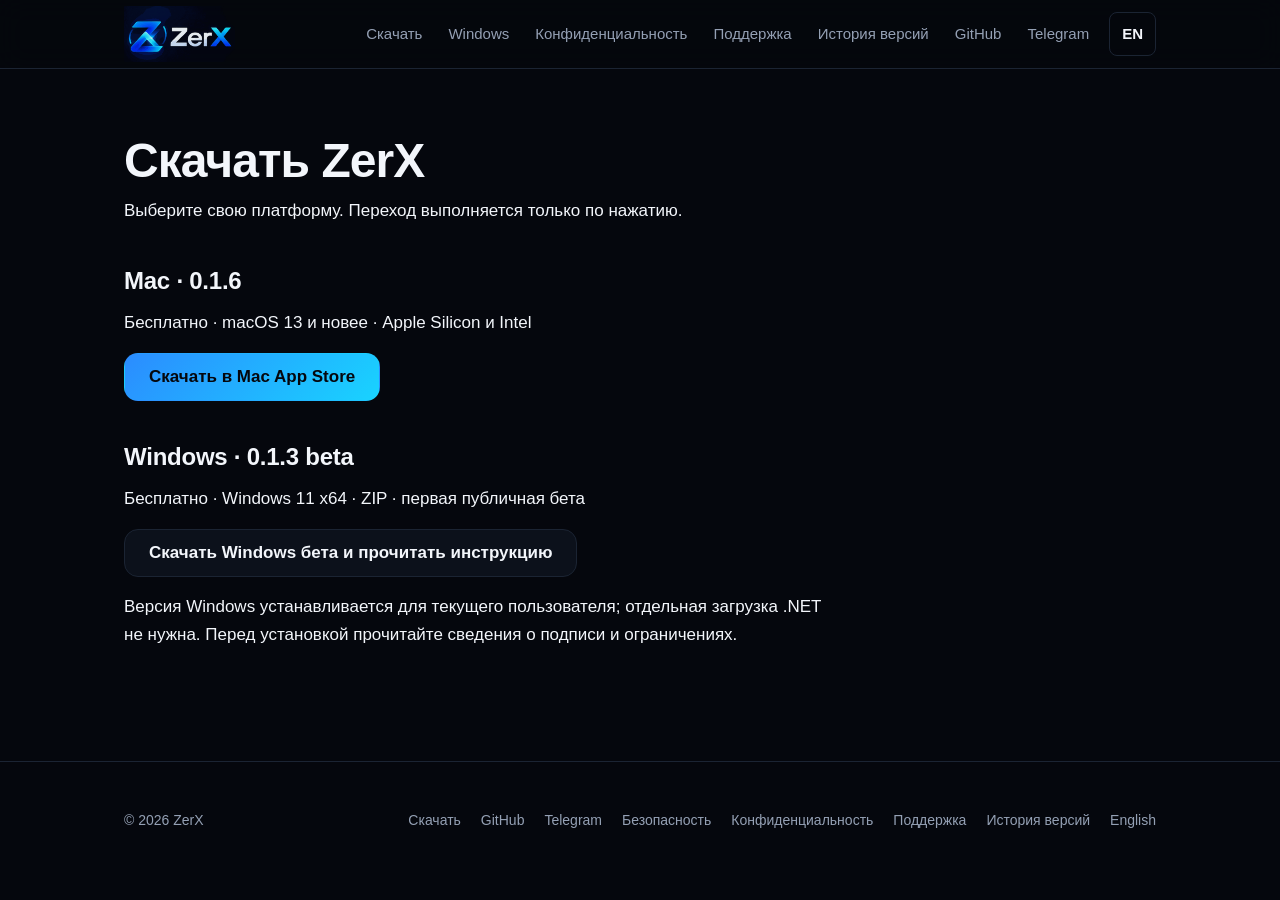
<file: ru/download/index.html>
<!DOCTYPE html>
<html lang="ru">
<head>
<meta charset="utf-8">
<meta name="viewport" content="width=device-width, initial-scale=1">
<meta http-equiv="Content-Security-Policy" content="default-src 'self'; img-src 'self' data:; style-src 'self'; script-src 'self'; object-src 'none'; base-uri 'self'; form-action 'none'">
<title>Скачать ZerX — Mac и Windows</title>
<meta name="description" content="Выберите ZerX для Mac или Windows 11 x64 бета. Без автоматического перенаправления.">
<link rel="canonical" href="https://zerxapp.com/ru/download/">
<link rel="alternate" hreflang="en" href="https://zerxapp.com/download/">
<link rel="alternate" hreflang="ru" href="https://zerxapp.com/ru/download/">
<link rel="alternate" hreflang="x-default" href="https://zerxapp.com/download/">
<meta property="og:type" content="website">
<meta property="og:site_name" content="ZerX">
<meta property="og:title" content="Скачать ZerX — Mac и Windows">
<meta property="og:description" content="Выберите ZerX для Mac или Windows 11 x64 бета. Без автоматического перенаправления.">
<meta property="og:url" content="https://zerxapp.com/ru/download/">
<meta property="og:image" content="https://zerxapp.com/assets/icon-1024.png">
<meta property="og:image:width" content="1024">
<meta property="og:image:height" content="1024">
<meta property="og:locale" content="ru_RU">
<meta property="og:locale:alternate" content="en_US">
<meta name="twitter:card" content="summary_large_image">
<meta name="twitter:title" content="Скачать ZerX — Mac и Windows">
<meta name="twitter:description" content="Выберите ZerX для Mac или Windows 11 x64 бета. Без автоматического перенаправления.">
<meta name="twitter:image" content="https://zerxapp.com/assets/icon-1024.png">
<meta name="theme-color" content="#05070D">
<meta name="color-scheme" content="dark">
<link rel="icon" href="/favicon.ico" sizes="32x32">
<link rel="icon" type="image/png" sizes="32x32" href="/favicon-32.png">
<link rel="icon" type="image/png" sizes="16x16" href="/favicon-16.png">
<link rel="apple-touch-icon" href="/apple-touch-icon.png">
<link rel="stylesheet" href="/assets/style.css">
</head>
<body>
<a class="skip" href="#main">К содержимому</a>

<header class="site-header">
  <div class="container nav-wrap">
    <a class="brand" href="/ru/" aria-label="На главную ZerX"><img src="/assets/logo.png" width="111" height="56" alt="ZerX"></a>
    <nav class="site-nav" aria-label="Разделы сайта">
      <ul>
        <li><a href="/ru/download/">Скачать</a></li>
        <li><a href="/ru/windows/">Windows</a></li>
        <li><a href="/ru/privacy/">Конфиденциальность</a></li>
        <li><a href="/ru/support/">Поддержка</a></li>
        <li><a href="/ru/changelog/">История версий</a></li>
        <li><a href="https://github.com/VPNsafe/zerx-releases">GitHub</a></li>
        <li><a href="https://t.me/ZerXapp">Telegram</a></li>
        <li><a class="lang" href="/download/" hreflang="en" lang="en">EN</a></li>
      </ul>
    </nav>
  </div>
</header>

<main id="main" class="page">
  <div class="container">
    <article class="prose">
<h1>Скачать ZerX</h1><p>Выберите свою платформу. Переход выполняется только по нажатию.</p><h2>Mac · 0.1.6</h2><p>Бесплатно · macOS 13 и новее · Apple Silicon и Intel</p><p><a class="btn btn-primary" href="https://apps.apple.com/app/id6817715716">Скачать в Mac App Store</a></p><h2>Windows · 0.1.3 beta</h2><p>Бесплатно · Windows 11 x64 · ZIP · первая публичная бета</p><p><a class="btn btn-secondary" href="/ru/windows/">Скачать Windows бета и прочитать инструкцию</a></p><p>Версия Windows устанавливается для текущего пользователя; отдельная загрузка .NET не нужна. Перед установкой прочитайте сведения о подписи и ограничениях.</p>
</article>
  </div>
</main>

<footer class="site-footer">
  <div class="container footer-wrap">
    <p>© 2026 ZerX</p>
    <nav aria-label="Подвал">
      <ul>
        <li><a href="/ru/download/">Скачать</a></li>
        <li><a href="https://github.com/VPNsafe/zerx-releases">GitHub</a></li>
        <li><a href="https://t.me/ZerXapp">Telegram</a></li>
        <li><a href="/ru/safety/">Безопасность</a></li>
        <li><a href="/ru/privacy/">Конфиденциальность</a></li>
        <li><a href="/ru/support/">Поддержка</a></li>
        <li><a href="/ru/changelog/">История версий</a></li>
        <li><a href="/download/" hreflang="en" lang="en">English</a></li>
      </ul>
    </nav>
  </div>
</footer>
</body>
</html>
</file>
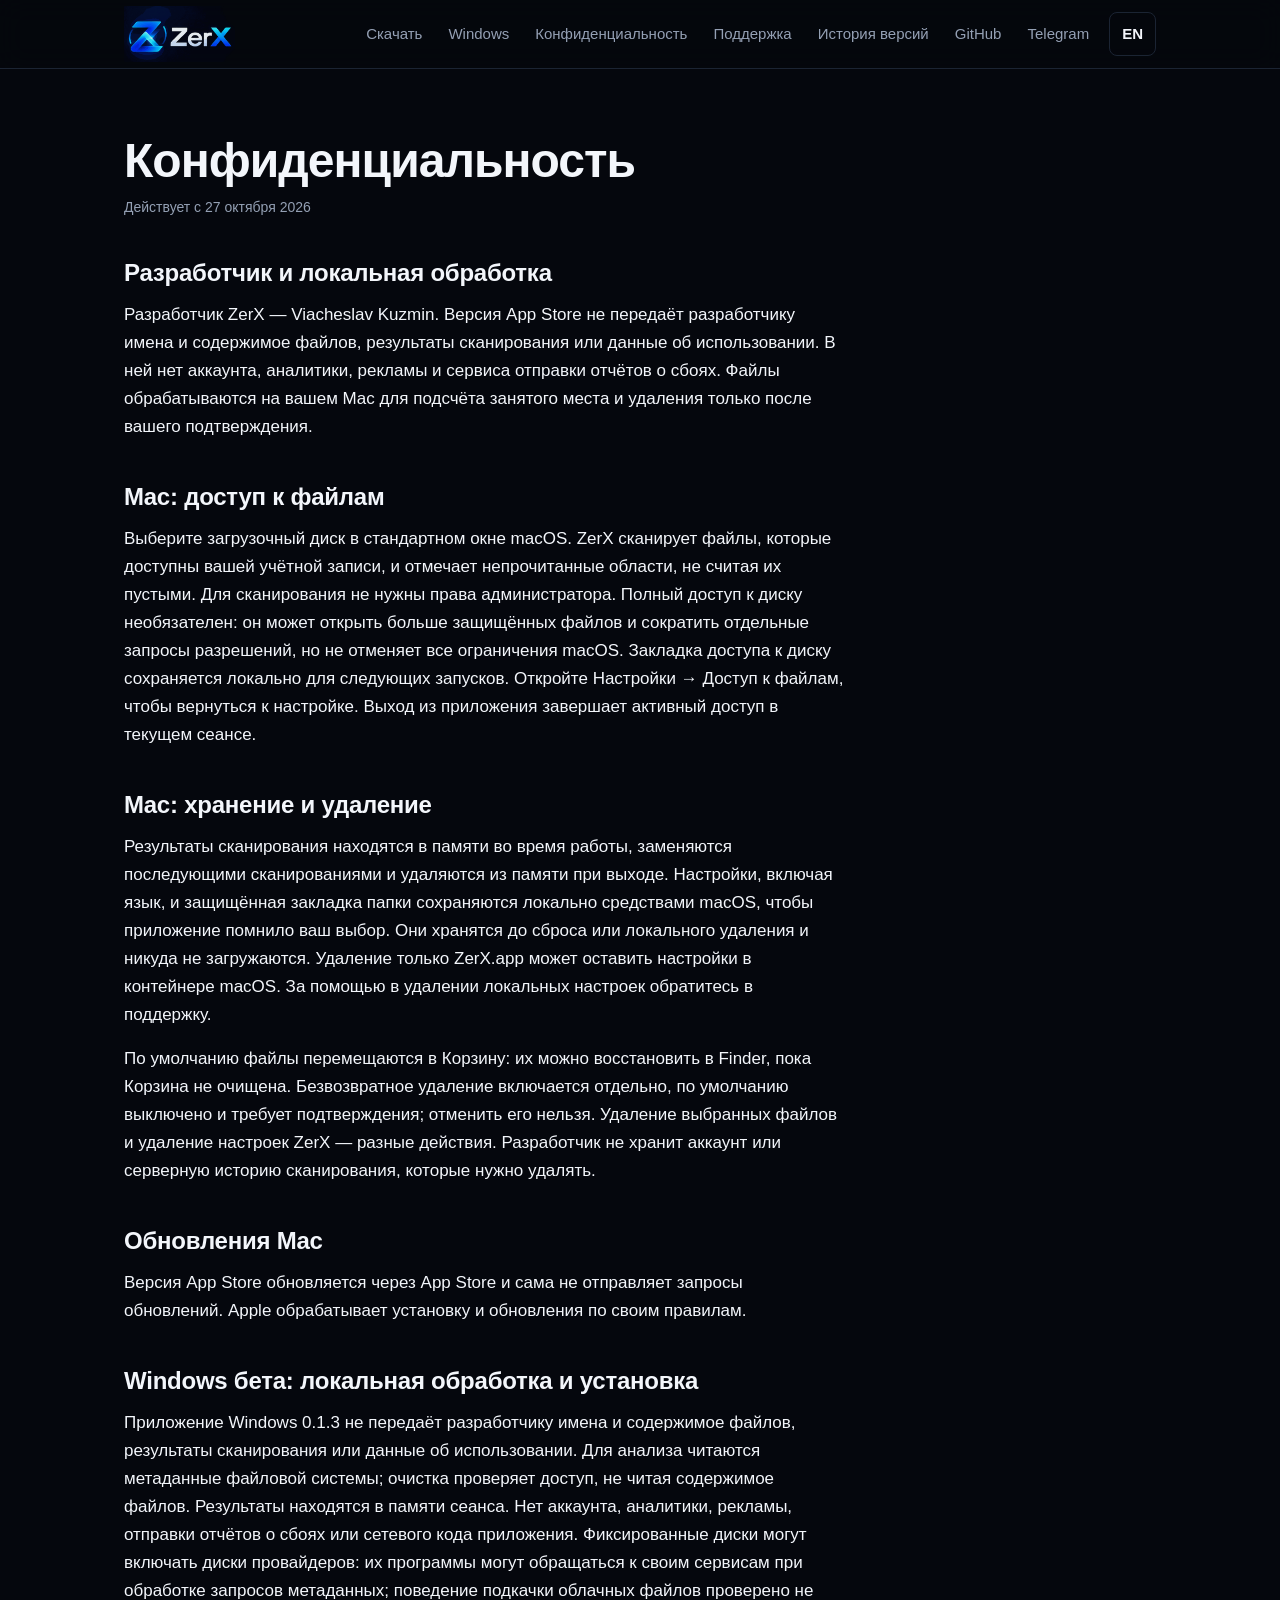
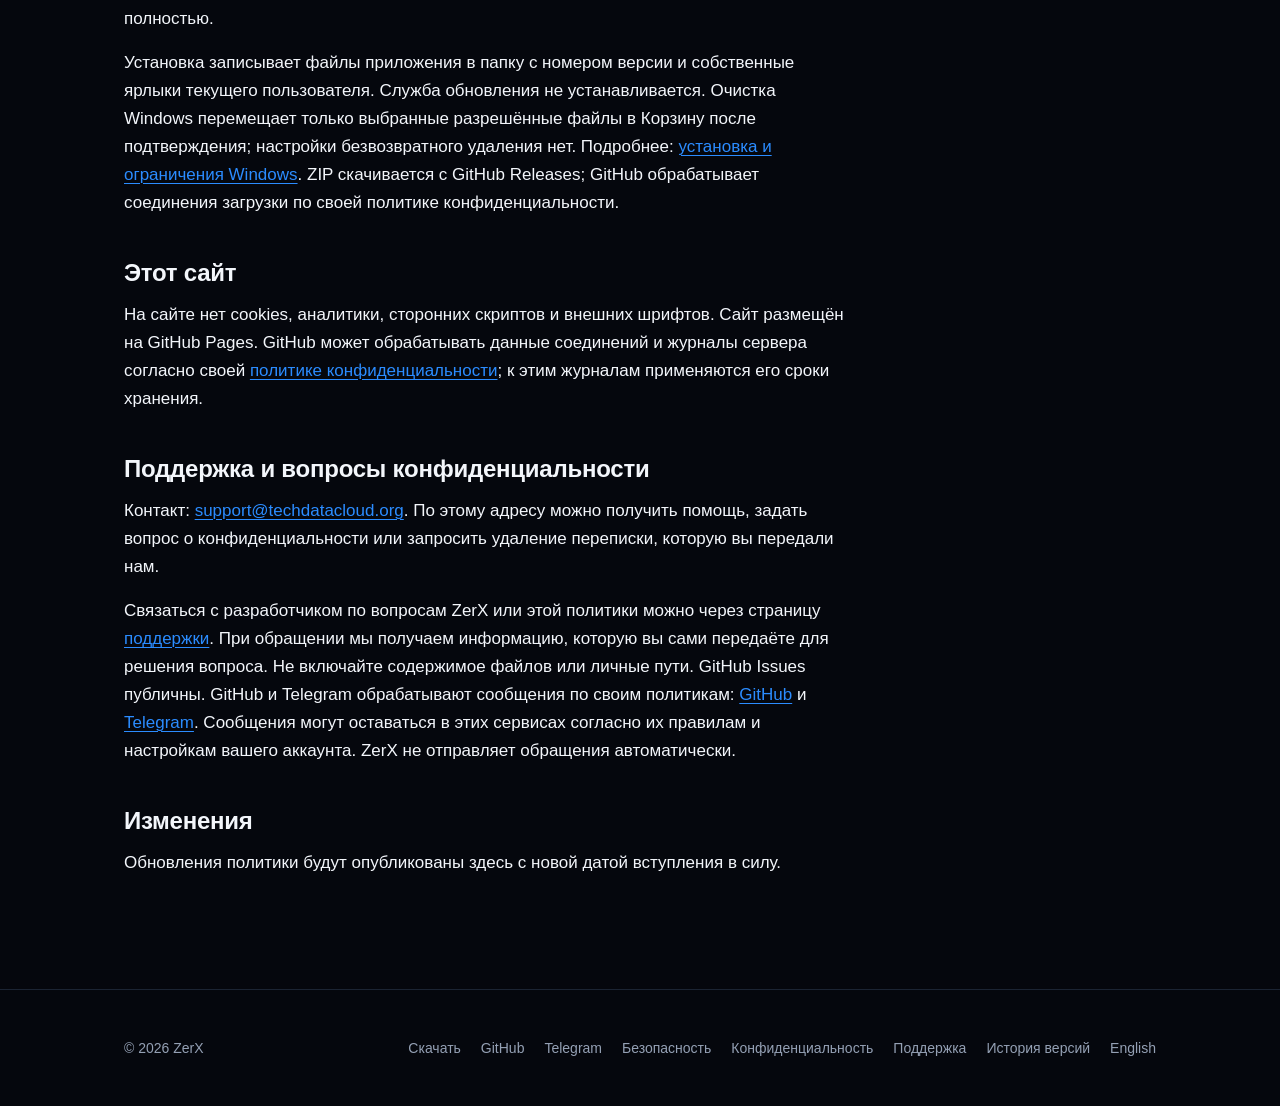
<file: ru/privacy/index.html>
<!DOCTYPE html>
<html lang="ru">
<head>
<meta charset="utf-8">
<meta name="viewport" content="width=device-width, initial-scale=1">
<meta http-equiv="Content-Security-Policy" content="default-src 'self'; img-src 'self' data:; style-src 'self'; script-src 'self'; object-src 'none'; base-uri 'self'; form-action 'none'">
<title>Конфиденциальность — ZerX</title>
<meta name="description" content="Как ZerX обрабатывает файлы на Mac, хранит настройки и работает с разрешениями, обновлениями и обращениями в поддержку.">
<link rel="canonical" href="https://zerxapp.com/ru/privacy/">
<link rel="alternate" hreflang="en" href="https://zerxapp.com/privacy/">
<link rel="alternate" hreflang="ru" href="https://zerxapp.com/ru/privacy/">
<link rel="alternate" hreflang="x-default" href="https://zerxapp.com/privacy/">
<meta property="og:type" content="website">
<meta property="og:site_name" content="ZerX">
<meta property="og:title" content="Конфиденциальность — ZerX">
<meta property="og:description" content="Как ZerX обрабатывает файлы на Mac, хранит настройки и работает с разрешениями, обновлениями и обращениями в поддержку.">
<meta property="og:url" content="https://zerxapp.com/ru/privacy/">
<meta property="og:image" content="https://zerxapp.com/assets/icon-1024.png">
<meta property="og:image:width" content="1024">
<meta property="og:image:height" content="1024">
<meta property="og:locale" content="ru_RU">
<meta property="og:locale:alternate" content="en_US">
<meta name="twitter:card" content="summary_large_image">
<meta name="twitter:title" content="Конфиденциальность — ZerX">
<meta name="twitter:description" content="Как ZerX обрабатывает файлы на Mac, хранит настройки и работает с разрешениями, обновлениями и обращениями в поддержку.">
<meta name="twitter:image" content="https://zerxapp.com/assets/icon-1024.png">
<meta name="theme-color" content="#05070D">
<meta name="color-scheme" content="dark">
<link rel="icon" href="/favicon.ico" sizes="32x32">
<link rel="icon" type="image/png" sizes="32x32" href="/favicon-32.png">
<link rel="icon" type="image/png" sizes="16x16" href="/favicon-16.png">
<link rel="apple-touch-icon" href="/apple-touch-icon.png">
<link rel="stylesheet" href="/assets/style.css">
</head>
<body>
<a class="skip" href="#main">К содержимому</a>

<header class="site-header">
  <div class="container nav-wrap">
    <a class="brand" href="/ru/" aria-label="На главную ZerX"><img src="/assets/logo.png" width="111" height="56" alt="ZerX"></a>
    <nav class="site-nav" aria-label="Разделы сайта">
      <ul>
        <li><a href="/ru/download/">Скачать</a></li>
        <li><a href="/ru/windows/">Windows</a></li>
        <li><a href="/ru/privacy/" aria-current="page">Конфиденциальность</a></li>
        <li><a href="/ru/support/">Поддержка</a></li>
        <li><a href="/ru/changelog/">История версий</a></li>
        <li><a href="https://github.com/VPNsafe/zerx-releases">GitHub</a></li>
        <li><a href="https://t.me/ZerXapp">Telegram</a></li>
        <li><a class="lang" href="/privacy/" hreflang="en" lang="en">EN</a></li>
      </ul>
    </nav>
  </div>
</header>

<main id="main" class="page">
  <div class="container">
    <article class="prose">
<h1>Конфиденциальность</h1>
<p class="caption meta">Действует с <time datetime="2026-10-27">27 октября 2026</time></p>
<h2>Разработчик и локальная обработка</h2>
<p>Разработчик ZerX — Viacheslav Kuzmin. Версия App Store не передаёт разработчику имена и содержимое файлов, результаты сканирования или данные об использовании. В ней нет аккаунта, аналитики, рекламы и сервиса отправки отчётов о сбоях. Файлы обрабатываются на вашем Mac для подсчёта занятого места и удаления только после вашего подтверждения.</p>
<h2>Mac: доступ к файлам</h2><p>Выберите загрузочный диск в стандартном окне macOS. ZerX сканирует файлы, которые доступны вашей учётной записи, и отмечает непрочитанные области, не считая их пустыми. Для сканирования не нужны права администратора. Полный доступ к диску необязателен: он может открыть больше защищённых файлов и сократить отдельные запросы разрешений, но не отменяет все ограничения macOS. Закладка доступа к диску сохраняется локально для следующих запусков. Откройте Настройки → Доступ к файлам, чтобы вернуться к настройке. Выход из приложения завершает активный доступ в текущем сеансе.</p>
<h2>Mac: хранение и удаление</h2>
<p>Результаты сканирования находятся в памяти во время работы, заменяются последующими сканированиями и удаляются из памяти при выходе. Настройки, включая язык, и защищённая закладка папки сохраняются локально средствами macOS, чтобы приложение помнило ваш выбор. Они хранятся до сброса или локального удаления и никуда не загружаются. Удаление только ZerX.app может оставить настройки в контейнере macOS. За помощью в удалении локальных настроек обратитесь в поддержку.</p>
<p>По умолчанию файлы перемещаются в Корзину: их можно восстановить в Finder, пока Корзина не очищена. Безвозвратное удаление включается отдельно, по умолчанию выключено и требует подтверждения; отменить его нельзя. Удаление выбранных файлов и удаление настроек ZerX — разные действия. Разработчик не хранит аккаунт или серверную историю сканирования, которые нужно удалять.</p>
<h2>Обновления Mac</h2>
<p>Версия App Store обновляется через App Store и сама не отправляет запросы обновлений. Apple обрабатывает установку и обновления по своим правилам.</p>
<h2>Windows бета: локальная обработка и установка</h2><p>Приложение Windows 0.1.3 не передаёт разработчику имена и содержимое файлов, результаты сканирования или данные об использовании. Для анализа читаются метаданные файловой системы; очистка проверяет доступ, не читая содержимое файлов. Результаты находятся в памяти сеанса. Нет аккаунта, аналитики, рекламы, отправки отчётов о сбоях или сетевого кода приложения. Фиксированные диски могут включать диски провайдеров: их программы могут обращаться к своим сервисам при обработке запросов метаданных; поведение подкачки облачных файлов проверено не полностью.</p><p>Установка записывает файлы приложения в папку с номером версии и собственные ярлыки текущего пользователя. Служба обновления не устанавливается. Очистка Windows перемещает только выбранные разрешённые файлы в Корзину после подтверждения; настройки безвозвратного удаления нет. Подробнее: <a href="/ru/windows/">установка и ограничения Windows</a>. ZIP скачивается с GitHub Releases; GitHub обрабатывает соединения загрузки по своей политике конфиденциальности.</p>
<h2>Этот сайт</h2>
<p>На сайте нет cookies, аналитики, сторонних скриптов и внешних шрифтов. Сайт размещён на GitHub Pages. GitHub может обрабатывать данные соединений и журналы сервера согласно своей <a href="https://docs.github.com/en/site-policy/privacy-policies/github-general-privacy-statement">политике конфиденциальности</a>; к этим журналам применяются его сроки хранения.</p>
<h2>Поддержка и вопросы конфиденциальности</h2>
<p>Контакт: <a href="mailto:support@techdatacloud.org">support@techdatacloud.org</a>. По этому адресу можно получить помощь, задать вопрос о конфиденциальности или запросить удаление переписки, которую вы передали нам.</p>
<p>Связаться с разработчиком по вопросам ZerX или этой политики можно через страницу <a href="/ru/support/">поддержки</a>. При обращении мы получаем информацию, которую вы сами передаёте для решения вопроса. Не включайте содержимое файлов или личные пути. GitHub Issues публичны. GitHub и Telegram обрабатывают сообщения по своим политикам: <a href="https://docs.github.com/en/site-policy/privacy-policies/github-general-privacy-statement">GitHub</a> и <a href="https://telegram.org/privacy">Telegram</a>. Сообщения могут оставаться в этих сервисах согласно их правилам и настройкам вашего аккаунта. ZerX не отправляет обращения автоматически.</p>
<h2>Изменения</h2><p>Обновления политики будут опубликованы здесь с новой датой вступления в силу.</p>
    </article>
  </div>
</main>

<footer class="site-footer">
  <div class="container footer-wrap">
    <p>© 2026 ZerX</p>
    <nav aria-label="Подвал">
      <ul>
        <li><a href="/ru/download/">Скачать</a></li>
        <li><a href="https://github.com/VPNsafe/zerx-releases">GitHub</a></li>
        <li><a href="https://t.me/ZerXapp">Telegram</a></li>
        <li><a href="/ru/safety/">Безопасность</a></li>
        <li><a href="/ru/privacy/">Конфиденциальность</a></li>
        <li><a href="/ru/support/">Поддержка</a></li>
        <li><a href="/ru/changelog/">История версий</a></li>
        <li><a href="/privacy/" hreflang="en" lang="en">English</a></li>
      </ul>
    </nav>
  </div>
</footer>
</body>
</html>
</file>
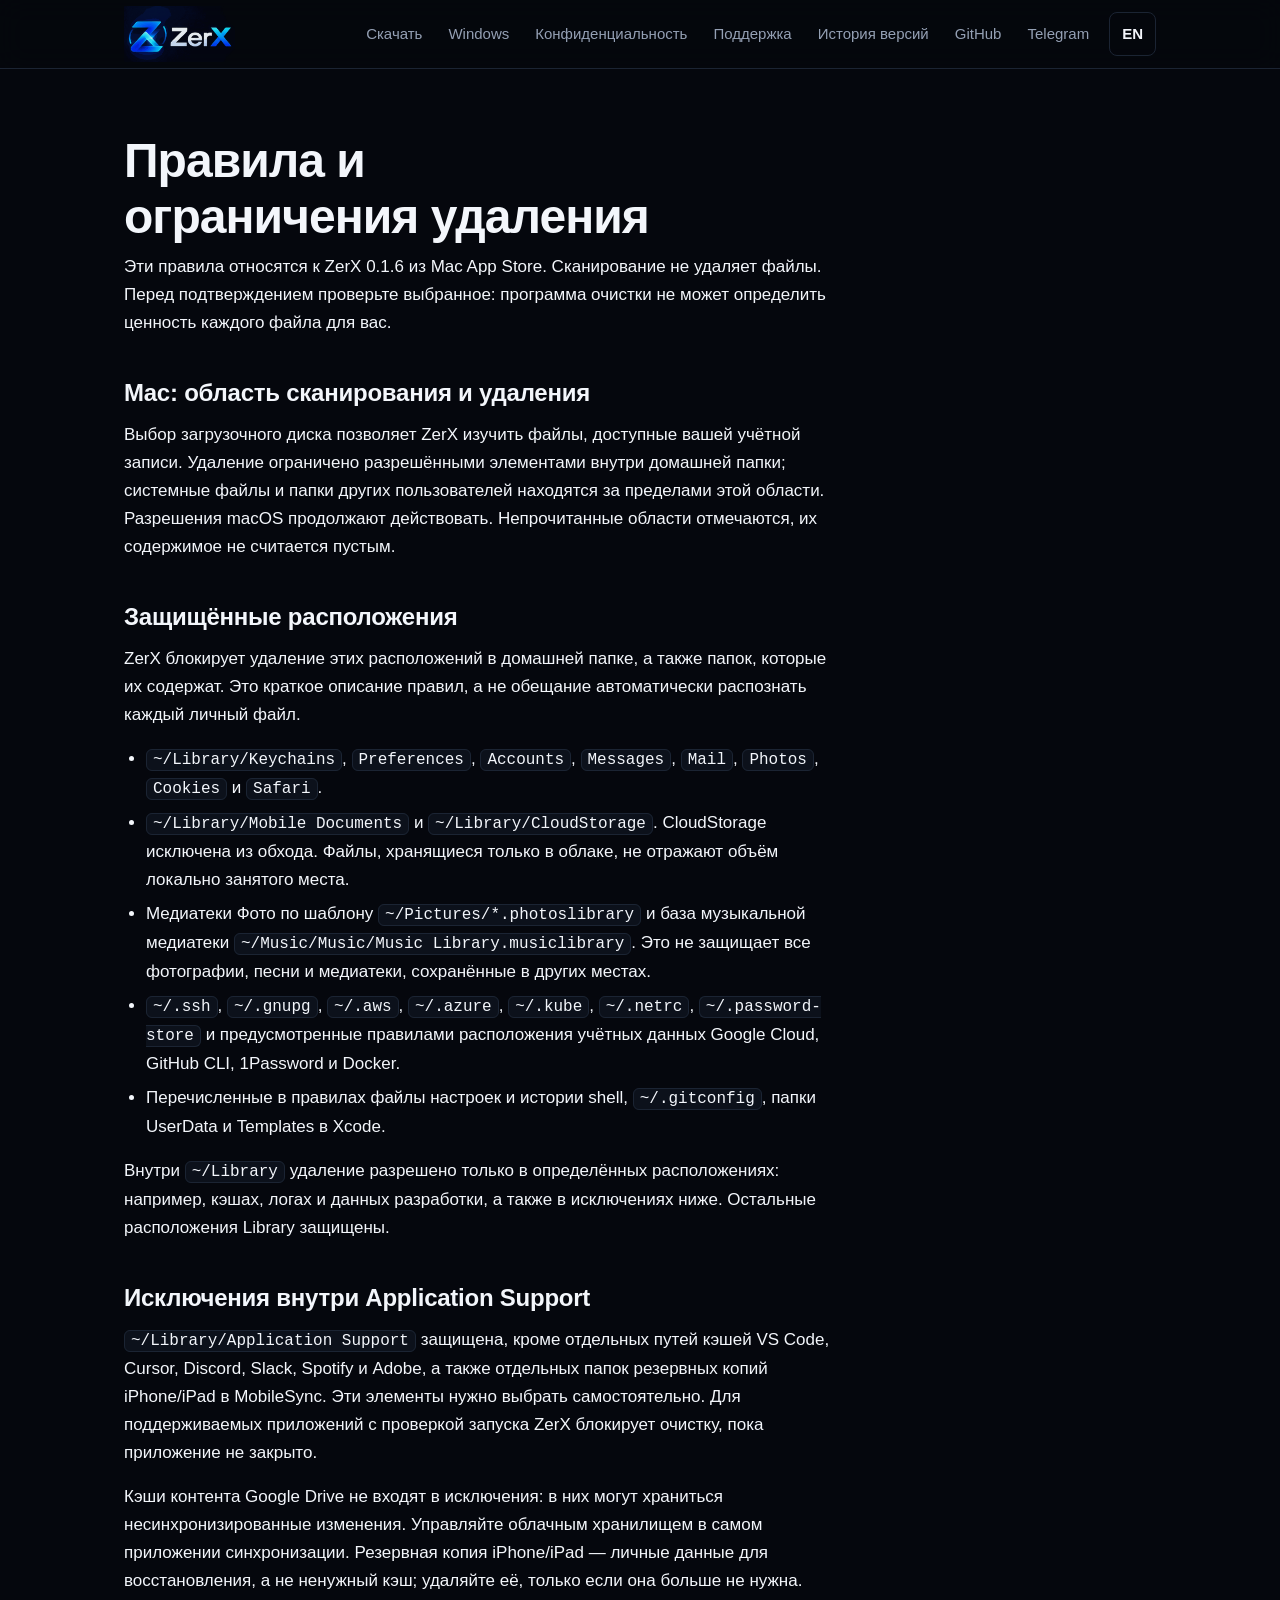
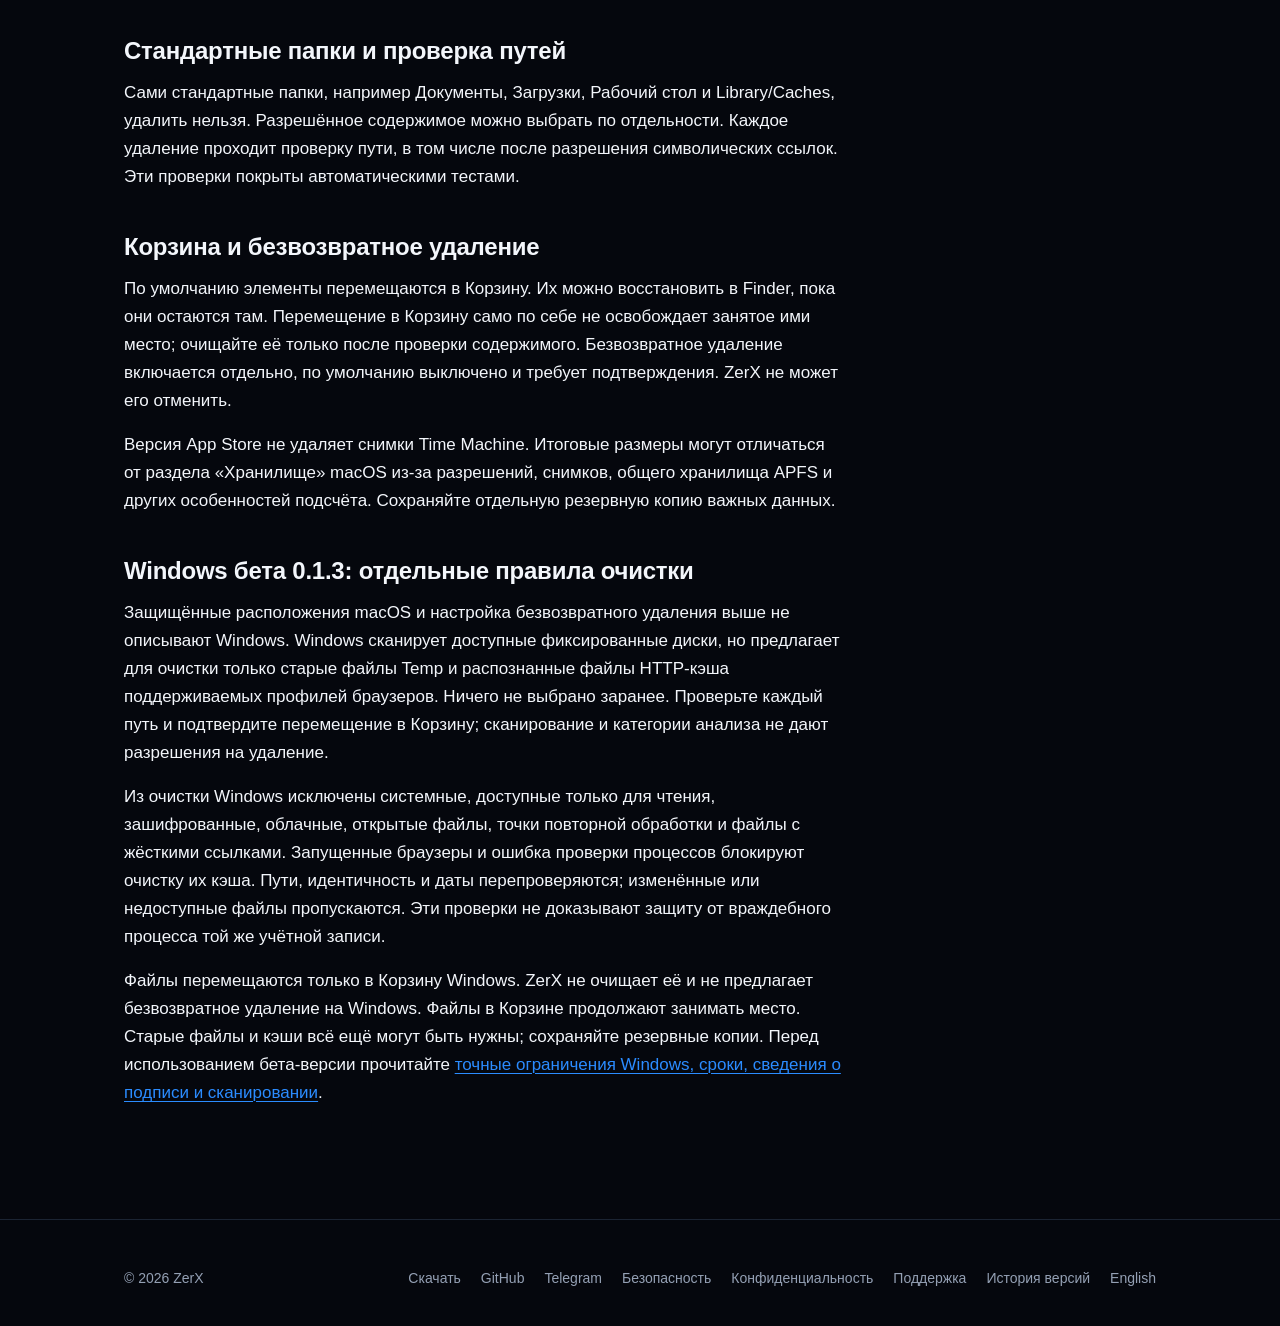
<file: ru/safety/index.html>
<!DOCTYPE html>
<html lang="ru">
<head>
<meta charset="utf-8">
<meta name="viewport" content="width=device-width, initial-scale=1">
<meta http-equiv="Content-Security-Policy" content="default-src 'self'; img-src 'self' data:; style-src 'self'; script-src 'self'; object-src 'none'; base-uri 'self'; form-action 'none'">
<title>Правила и ограничения удаления — ZerX</title>
<meta name="description" content="Как ZerX ограничивает удаление, защищает расположения и использует Корзину. Проверяйте выбранные файлы и сохраняйте резервные копии.">
<link rel="canonical" href="https://zerxapp.com/ru/safety/">
<link rel="alternate" hreflang="en" href="https://zerxapp.com/safety/">
<link rel="alternate" hreflang="ru" href="https://zerxapp.com/ru/safety/">
<link rel="alternate" hreflang="x-default" href="https://zerxapp.com/safety/">
<meta property="og:type" content="website">
<meta property="og:site_name" content="ZerX">
<meta property="og:title" content="Правила и ограничения удаления — ZerX">
<meta property="og:description" content="Как ZerX ограничивает удаление, защищает расположения и использует Корзину. Проверяйте выбранные файлы и сохраняйте резервные копии.">
<meta property="og:url" content="https://zerxapp.com/ru/safety/">
<meta property="og:image" content="https://zerxapp.com/assets/icon-1024.png">
<meta property="og:image:width" content="1024">
<meta property="og:image:height" content="1024">
<meta property="og:locale" content="ru_RU">
<meta property="og:locale:alternate" content="en_US">
<meta name="twitter:card" content="summary_large_image">
<meta name="twitter:title" content="Правила и ограничения удаления — ZerX">
<meta name="twitter:description" content="Как ZerX ограничивает удаление, защищает расположения и использует Корзину. Проверяйте выбранные файлы и сохраняйте резервные копии.">
<meta name="twitter:image" content="https://zerxapp.com/assets/icon-1024.png">
<meta name="theme-color" content="#05070D">
<meta name="color-scheme" content="dark">
<link rel="icon" href="/favicon.ico" sizes="32x32">
<link rel="icon" type="image/png" sizes="32x32" href="/favicon-32.png">
<link rel="icon" type="image/png" sizes="16x16" href="/favicon-16.png">
<link rel="apple-touch-icon" href="/apple-touch-icon.png">
<link rel="stylesheet" href="/assets/style.css">
</head>
<body>
<a class="skip" href="#main">К содержимому</a>

<header class="site-header">
  <div class="container nav-wrap">
    <a class="brand" href="/ru/" aria-label="На главную ZerX"><img src="/assets/logo.png" width="111" height="56" alt="ZerX"></a>
    <nav class="site-nav" aria-label="Разделы сайта">
      <ul>
        <li><a href="/ru/download/">Скачать</a></li>
        <li><a href="/ru/windows/">Windows</a></li>
        <li><a href="/ru/privacy/">Конфиденциальность</a></li>
        <li><a href="/ru/support/">Поддержка</a></li>
        <li><a href="/ru/changelog/">История версий</a></li>
        <li><a href="https://github.com/VPNsafe/zerx-releases">GitHub</a></li>
        <li><a href="https://t.me/ZerXapp">Telegram</a></li>
        <li><a class="lang" href="/safety/" hreflang="en" lang="en">EN</a></li>
      </ul>
    </nav>
  </div>
</header>

<main id="main" class="page">
  <div class="container">
    <article class="prose">
<h1>Правила и ограничения удаления</h1>
<p>Эти правила относятся к ZerX 0.1.6 из Mac App Store. Сканирование не удаляет файлы. Перед подтверждением проверьте выбранное: программа очистки не может определить ценность каждого файла для вас.</p>
<h2>Mac: область сканирования и удаления</h2>
<p>Выбор загрузочного диска позволяет ZerX изучить файлы, доступные вашей учётной записи. Удаление ограничено разрешёнными элементами внутри домашней папки; системные файлы и папки других пользователей находятся за пределами этой области. Разрешения macOS продолжают действовать. Непрочитанные области отмечаются, их содержимое не считается пустым.</p>
<h2>Защищённые расположения</h2>
<p>ZerX блокирует удаление этих расположений в домашней папке, а также папок, которые их содержат. Это краткое описание правил, а не обещание автоматически распознать каждый личный файл.</p>
<ul>
<li><code>~/Library/Keychains</code>, <code>Preferences</code>, <code>Accounts</code>, <code>Messages</code>, <code>Mail</code>, <code>Photos</code>, <code>Cookies</code> и <code>Safari</code>.</li>
<li><code>~/Library/Mobile Documents</code> и <code>~/Library/CloudStorage</code>. CloudStorage исключена из обхода. Файлы, хранящиеся только в облаке, не отражают объём локально занятого места.</li>
<li>Медиатеки Фото по шаблону <code>~/Pictures/*.photoslibrary</code> и база музыкальной медиатеки <code>~/Music/Music/Music Library.musiclibrary</code>. Это не защищает все фотографии, песни и медиатеки, сохранённые в других местах.</li>
<li><code>~/.ssh</code>, <code>~/.gnupg</code>, <code>~/.aws</code>, <code>~/.azure</code>, <code>~/.kube</code>, <code>~/.netrc</code>, <code>~/.password-store</code> и предусмотренные правилами расположения учётных данных Google Cloud, GitHub CLI, 1Password и Docker.</li>
<li>Перечисленные в правилах файлы настроек и истории shell, <code>~/.gitconfig</code>, папки UserData и Templates в Xcode.</li>
</ul>
<p>Внутри <code>~/Library</code> удаление разрешено только в определённых расположениях: например, кэшах, логах и данных разработки, а также в исключениях ниже. Остальные расположения Library защищены.</p>
<h2>Исключения внутри Application Support</h2>
<p><code>~/Library/Application Support</code> защищена, кроме отдельных путей кэшей VS Code, Cursor, Discord, Slack, Spotify и Adobe, а также отдельных папок резервных копий iPhone/iPad в MobileSync. Эти элементы нужно выбрать самостоятельно. Для поддерживаемых приложений с проверкой запуска ZerX блокирует очистку, пока приложение не закрыто.</p>
<p>Кэши контента Google Drive не входят в исключения: в них могут храниться несинхронизированные изменения. Управляйте облачным хранилищем в самом приложении синхронизации. Резервная копия iPhone/iPad — личные данные для восстановления, а не ненужный кэш; удаляйте её, только если она больше не нужна.</p>
<h2>Стандартные папки и проверка путей</h2>
<p>Сами стандартные папки, например Документы, Загрузки, Рабочий стол и Library/Caches, удалить нельзя. Разрешённое содержимое можно выбрать по отдельности. Каждое удаление проходит проверку пути, в том числе после разрешения символических ссылок. Эти проверки покрыты автоматическими тестами.</p>
<h2>Корзина и безвозвратное удаление</h2>
<p>По умолчанию элементы перемещаются в Корзину. Их можно восстановить в Finder, пока они остаются там. Перемещение в Корзину само по себе не освобождает занятое ими место; очищайте её только после проверки содержимого. Безвозвратное удаление включается отдельно, по умолчанию выключено и требует подтверждения. ZerX не может его отменить.</p>
<p>Версия App Store не удаляет снимки Time Machine. Итоговые размеры могут отличаться от раздела «Хранилище» macOS из-за разрешений, снимков, общего хранилища APFS и других особенностей подсчёта. Сохраняйте отдельную резервную копию важных данных.</p>
<h2>Windows бета 0.1.3: отдельные правила очистки</h2><p>Защищённые расположения macOS и настройка безвозвратного удаления выше не описывают Windows. Windows сканирует доступные фиксированные диски, но предлагает для очистки только старые файлы Temp и распознанные файлы HTTP-кэша поддерживаемых профилей браузеров. Ничего не выбрано заранее. Проверьте каждый путь и подтвердите перемещение в Корзину; сканирование и категории анализа не дают разрешения на удаление.</p><p>Из очистки Windows исключены системные, доступные только для чтения, зашифрованные, облачные, открытые файлы, точки повторной обработки и файлы с жёсткими ссылками. Запущенные браузеры и ошибка проверки процессов блокируют очистку их кэша. Пути, идентичность и даты перепроверяются; изменённые или недоступные файлы пропускаются. Эти проверки не доказывают защиту от враждебного процесса той же учётной записи.</p><p>Файлы перемещаются только в Корзину Windows. ZerX не очищает её и не предлагает безвозвратное удаление на Windows. Файлы в Корзине продолжают занимать место. Старые файлы и кэши всё ещё могут быть нужны; сохраняйте резервные копии. Перед использованием бета-версии прочитайте <a href="/ru/windows/">точные ограничения Windows, сроки, сведения о подписи и сканировании</a>.</p>
</article>
  </div>
</main>

<footer class="site-footer">
  <div class="container footer-wrap">
    <p>© 2026 ZerX</p>
    <nav aria-label="Подвал">
      <ul>
        <li><a href="/ru/download/">Скачать</a></li>
        <li><a href="https://github.com/VPNsafe/zerx-releases">GitHub</a></li>
        <li><a href="https://t.me/ZerXapp">Telegram</a></li>
        <li><a href="/ru/safety/">Безопасность</a></li>
        <li><a href="/ru/privacy/">Конфиденциальность</a></li>
        <li><a href="/ru/support/">Поддержка</a></li>
        <li><a href="/ru/changelog/">История версий</a></li>
        <li><a href="/safety/" hreflang="en" lang="en">English</a></li>
      </ul>
    </nav>
  </div>
</footer>
</body>
</html>
</file>
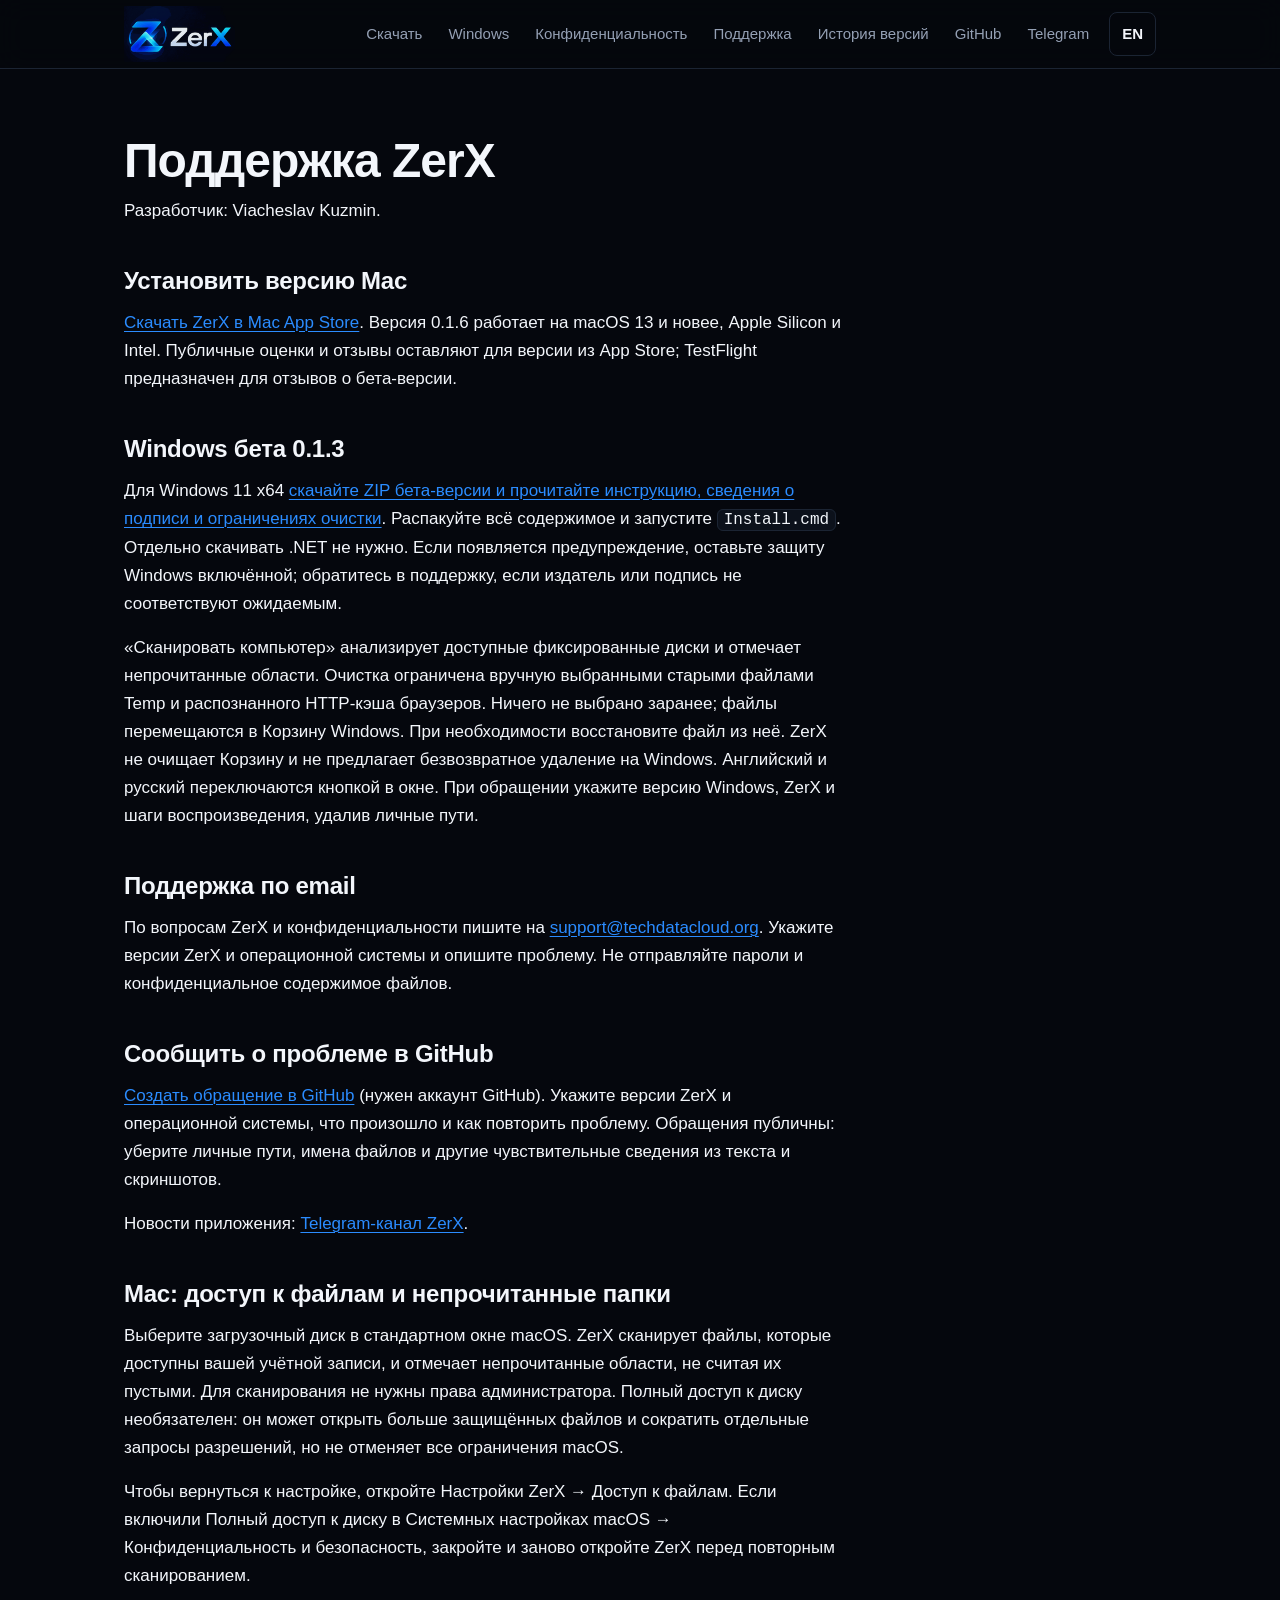
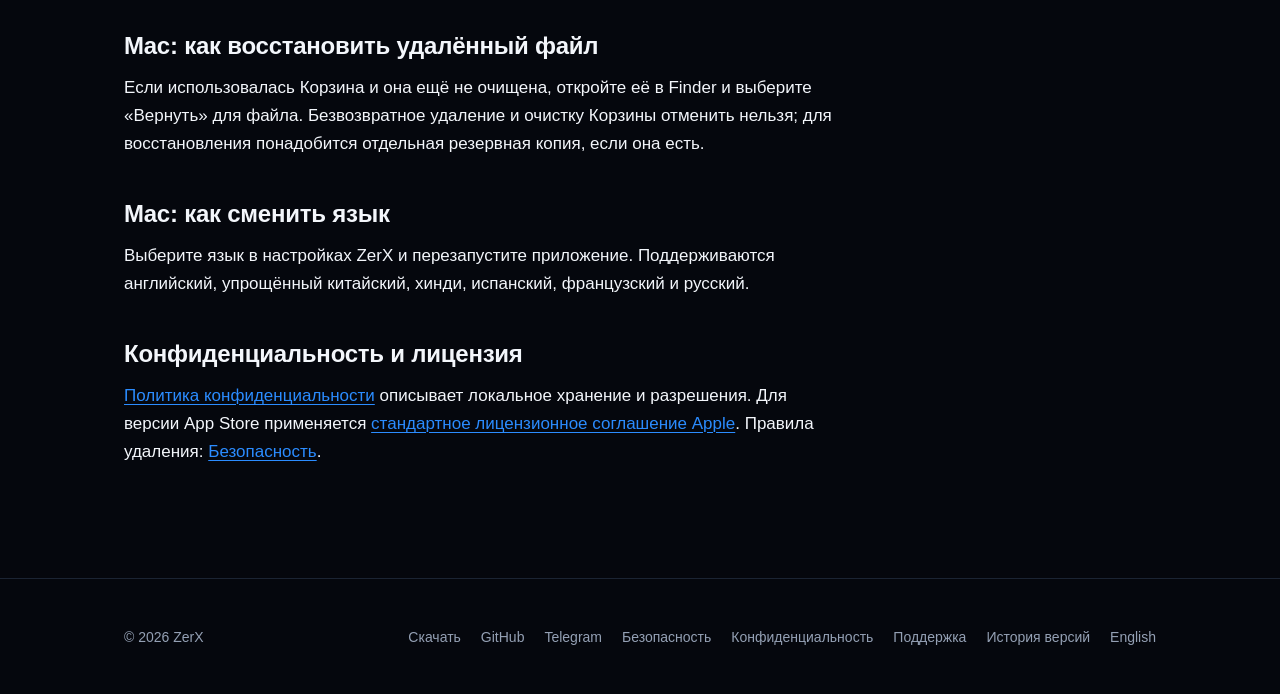
<file: ru/support/index.html>
<!DOCTYPE html>
<html lang="ru">
<head>
<meta charset="utf-8">
<meta name="viewport" content="width=device-width, initial-scale=1">
<meta http-equiv="Content-Security-Policy" content="default-src 'self'; img-src 'self' data:; style-src 'self'; script-src 'self'; object-src 'none'; base-uri 'self'; form-action 'none'">
<title>Поддержка — ZerX</title>
<meta name="description" content="Помощь с ZerX, доступом к файлам, удалением и настройками языка.">
<link rel="canonical" href="https://zerxapp.com/ru/support/">
<link rel="alternate" hreflang="en" href="https://zerxapp.com/support/">
<link rel="alternate" hreflang="ru" href="https://zerxapp.com/ru/support/">
<link rel="alternate" hreflang="x-default" href="https://zerxapp.com/support/">
<meta property="og:type" content="website">
<meta property="og:site_name" content="ZerX">
<meta property="og:title" content="Поддержка — ZerX">
<meta property="og:description" content="Помощь с ZerX, доступом к файлам, удалением и настройками языка.">
<meta property="og:url" content="https://zerxapp.com/ru/support/">
<meta property="og:image" content="https://zerxapp.com/assets/icon-1024.png">
<meta property="og:image:width" content="1024">
<meta property="og:image:height" content="1024">
<meta property="og:locale" content="ru_RU">
<meta property="og:locale:alternate" content="en_US">
<meta name="twitter:card" content="summary_large_image">
<meta name="twitter:title" content="Поддержка — ZerX">
<meta name="twitter:description" content="Помощь с ZerX, доступом к файлам, удалением и настройками языка.">
<meta name="twitter:image" content="https://zerxapp.com/assets/icon-1024.png">
<meta name="theme-color" content="#05070D">
<meta name="color-scheme" content="dark">
<link rel="icon" href="/favicon.ico" sizes="32x32">
<link rel="icon" type="image/png" sizes="32x32" href="/favicon-32.png">
<link rel="icon" type="image/png" sizes="16x16" href="/favicon-16.png">
<link rel="apple-touch-icon" href="/apple-touch-icon.png">
<link rel="stylesheet" href="/assets/style.css">
</head>
<body>
<a class="skip" href="#main">К содержимому</a>

<header class="site-header">
  <div class="container nav-wrap">
    <a class="brand" href="/ru/" aria-label="На главную ZerX"><img src="/assets/logo.png" width="111" height="56" alt="ZerX"></a>
    <nav class="site-nav" aria-label="Разделы сайта">
      <ul>
        <li><a href="/ru/download/">Скачать</a></li>
        <li><a href="/ru/windows/">Windows</a></li>
        <li><a href="/ru/privacy/">Конфиденциальность</a></li>
        <li><a href="/ru/support/">Поддержка</a></li>
        <li><a href="/ru/changelog/">История версий</a></li>
        <li><a href="https://github.com/VPNsafe/zerx-releases">GitHub</a></li>
        <li><a href="https://t.me/ZerXapp">Telegram</a></li>
        <li><a class="lang" href="/support/" hreflang="en" lang="en">EN</a></li>
      </ul>
    </nav>
  </div>
</header>

<main id="main" class="page">
  <div class="container">
    <article class="prose">
<h1>Поддержка ZerX</h1><p>Разработчик: Viacheslav Kuzmin.</p>
<h2>Установить версию Mac</h2><p><a href="https://apps.apple.com/app/id6817715716">Скачать ZerX в Mac App Store</a>. Версия 0.1.6 работает на macOS 13 и новее, Apple Silicon и Intel. Публичные оценки и отзывы оставляют для версии из App Store; TestFlight предназначен для отзывов о бета-версии.</p>
<h2>Windows бета 0.1.3</h2><p>Для Windows 11 x64 <a href="/ru/windows/">скачайте ZIP бета-версии и прочитайте инструкцию, сведения о подписи и ограничениях очистки</a>. Распакуйте всё содержимое и запустите <code>Install.cmd</code>. Отдельно скачивать .NET не нужно. Если появляется предупреждение, оставьте защиту Windows включённой; обратитесь в поддержку, если издатель или подпись не соответствуют ожидаемым.</p><p>«Сканировать компьютер» анализирует доступные фиксированные диски и отмечает непрочитанные области. Очистка ограничена вручную выбранными старыми файлами Temp и распознанного HTTP-кэша браузеров. Ничего не выбрано заранее; файлы перемещаются в Корзину Windows. При необходимости восстановите файл из неё. ZerX не очищает Корзину и не предлагает безвозвратное удаление на Windows. Английский и русский переключаются кнопкой в окне. При обращении укажите версию Windows, ZerX и шаги воспроизведения, удалив личные пути.</p>
<h2>Поддержка по email</h2><p>По вопросам ZerX и конфиденциальности пишите на <a href="mailto:support@techdatacloud.org">support@techdatacloud.org</a>. Укажите версии ZerX и операционной системы и опишите проблему. Не отправляйте пароли и конфиденциальное содержимое файлов.</p>
<h2>Сообщить о проблеме в GitHub</h2><p><a href="https://github.com/VPNsafe/zerx-releases/issues/new">Создать обращение в GitHub</a> (нужен аккаунт GitHub). Укажите версии ZerX и операционной системы, что произошло и как повторить проблему. Обращения публичны: уберите личные пути, имена файлов и другие чувствительные сведения из текста и скриншотов.</p>
<p>Новости приложения: <a href="https://t.me/ZerXapp">Telegram-канал ZerX</a>.</p>
<h2>Mac: доступ к файлам и непрочитанные папки</h2><p>Выберите загрузочный диск в стандартном окне macOS. ZerX сканирует файлы, которые доступны вашей учётной записи, и отмечает непрочитанные области, не считая их пустыми. Для сканирования не нужны права администратора. Полный доступ к диску необязателен: он может открыть больше защищённых файлов и сократить отдельные запросы разрешений, но не отменяет все ограничения macOS.</p><p>Чтобы вернуться к настройке, откройте Настройки ZerX → Доступ к файлам. Если включили Полный доступ к диску в Системных настройках macOS → Конфиденциальность и безопасность, закройте и заново откройте ZerX перед повторным сканированием.</p>
<h2>Mac: как восстановить удалённый файл</h2><p>Если использовалась Корзина и она ещё не очищена, откройте её в Finder и выберите «Вернуть» для файла. Безвозвратное удаление и очистку Корзины отменить нельзя; для восстановления понадобится отдельная резервная копия, если она есть.</p>
<h2>Mac: как сменить язык</h2><p>Выберите язык в настройках ZerX и перезапустите приложение. Поддерживаются английский, упрощённый китайский, хинди, испанский, французский и русский.</p>
<h2>Конфиденциальность и лицензия</h2><p><a href="/ru/privacy/">Политика конфиденциальности</a> описывает локальное хранение и разрешения. Для версии App Store применяется <a href="https://www.apple.com/legal/internet-services/itunes/dev/stdeula/">стандартное лицензионное соглашение Apple</a>. Правила удаления: <a href="/ru/safety/">Безопасность</a>.</p>
</article>
  </div>
</main>

<footer class="site-footer">
  <div class="container footer-wrap">
    <p>© 2026 ZerX</p>
    <nav aria-label="Подвал">
      <ul>
        <li><a href="/ru/download/">Скачать</a></li>
        <li><a href="https://github.com/VPNsafe/zerx-releases">GitHub</a></li>
        <li><a href="https://t.me/ZerXapp">Telegram</a></li>
        <li><a href="/ru/safety/">Безопасность</a></li>
        <li><a href="/ru/privacy/">Конфиденциальность</a></li>
        <li><a href="/ru/support/">Поддержка</a></li>
        <li><a href="/ru/changelog/">История версий</a></li>
        <li><a href="/support/" hreflang="en" lang="en">English</a></li>
      </ul>
    </nav>
  </div>
</footer>
</body>
</html>
</file>
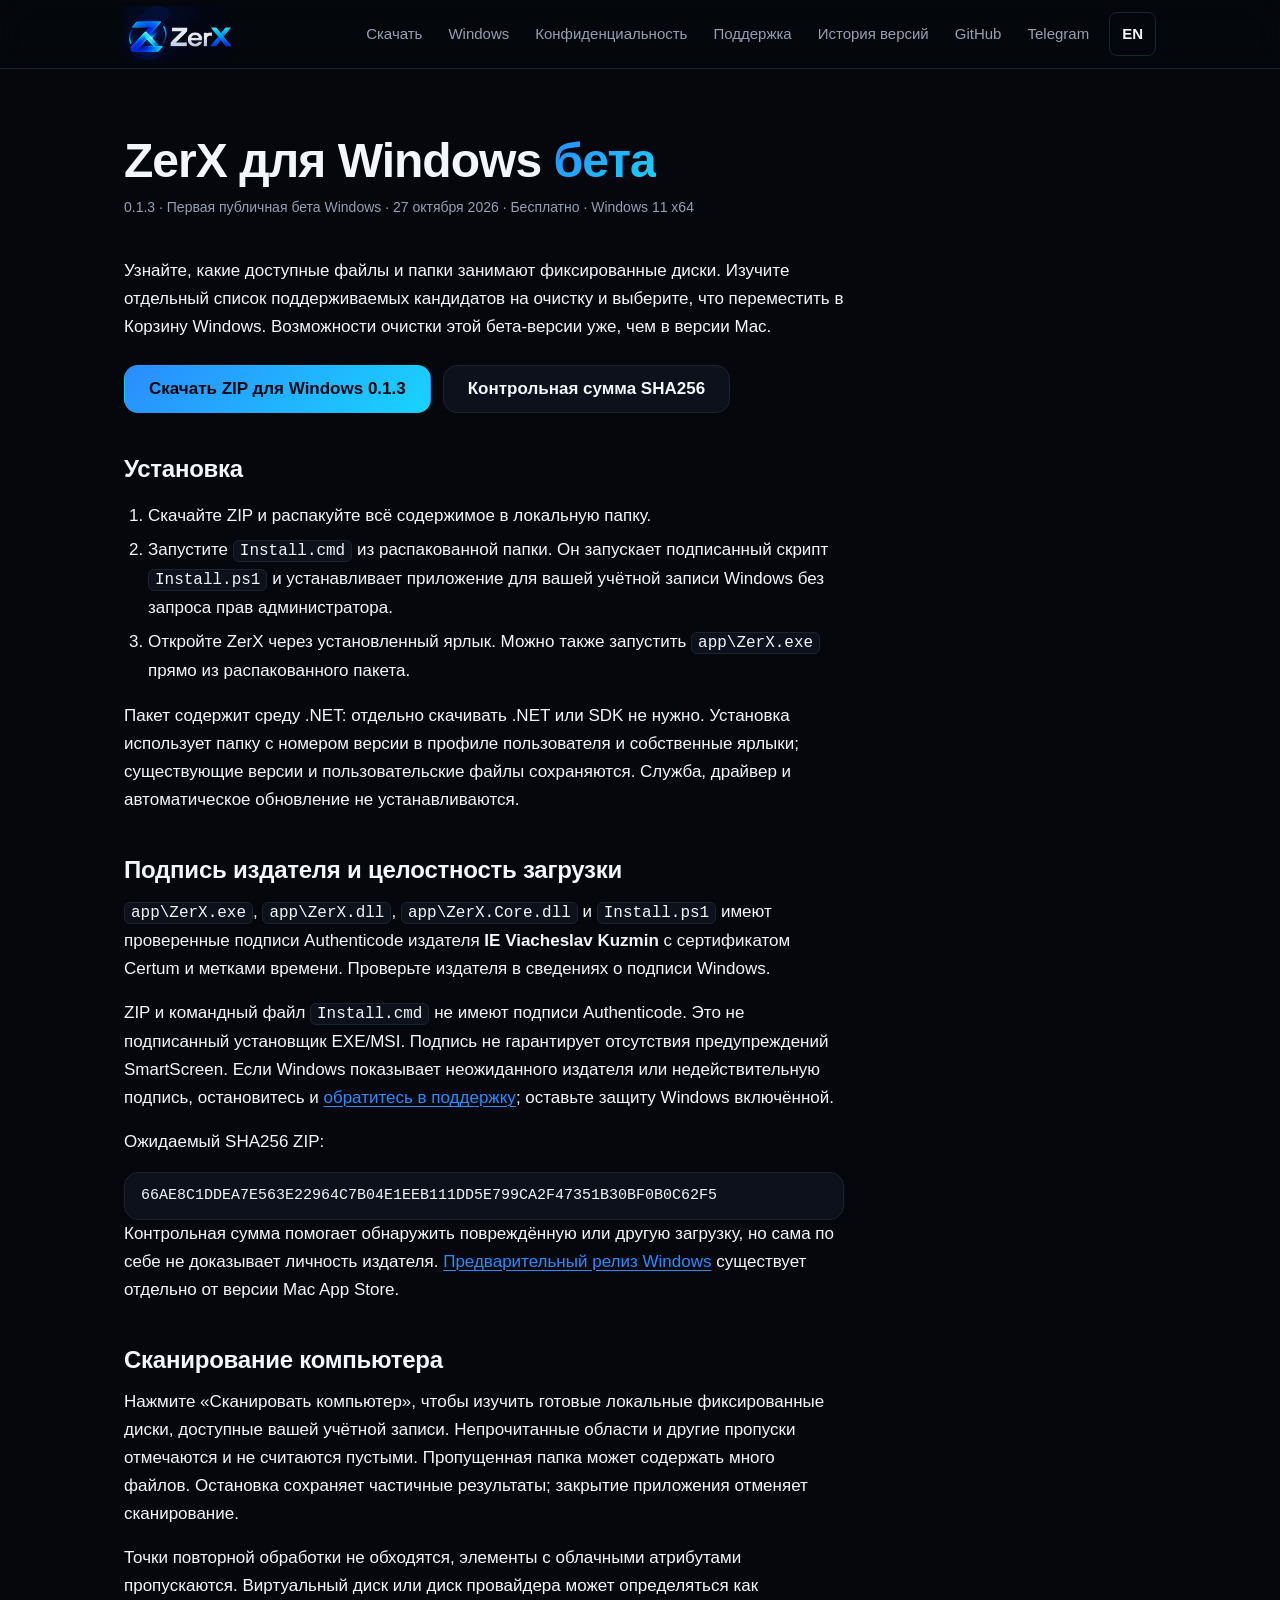
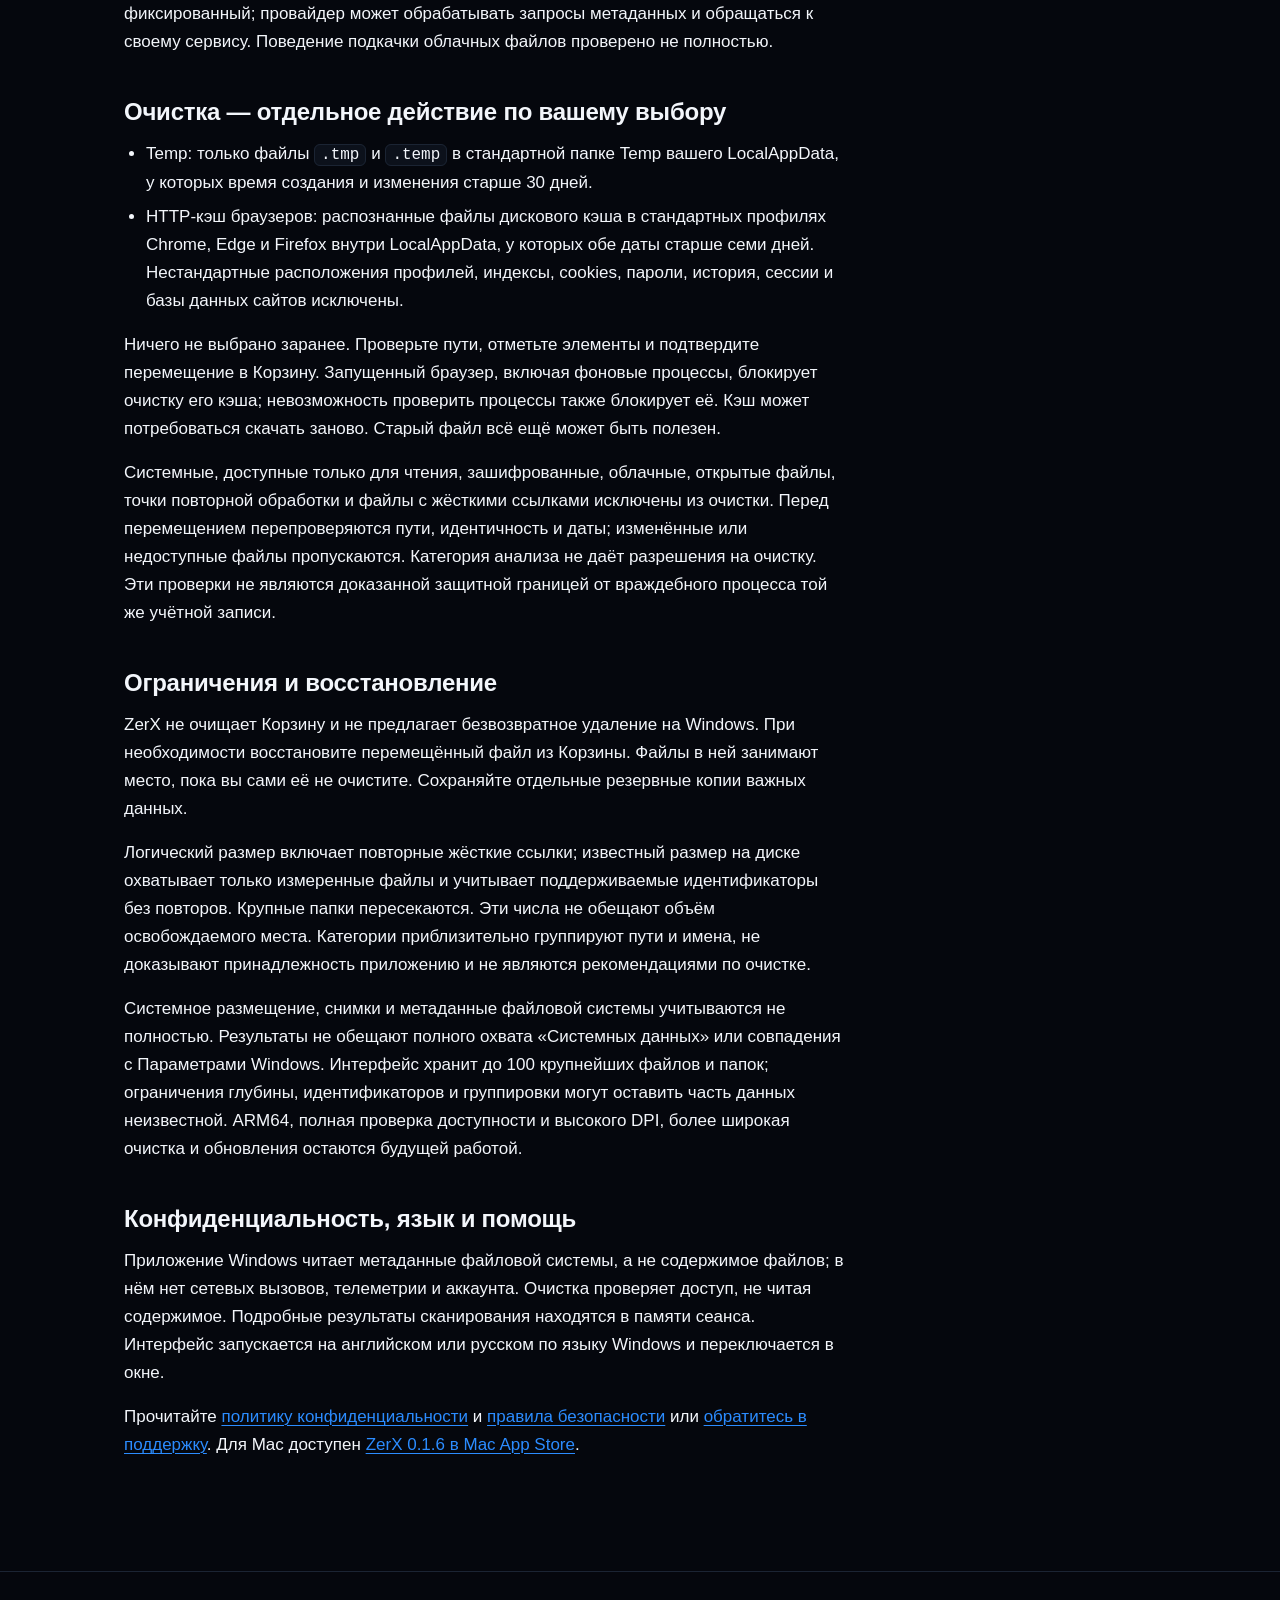
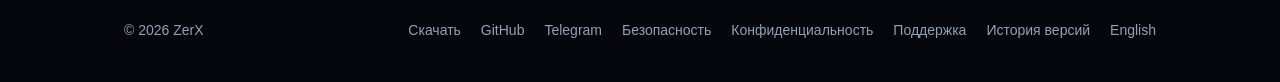
<file: ru/windows/index.html>
<!DOCTYPE html>
<html lang="ru">
<head>
<meta charset="utf-8">
<meta name="viewport" content="width=device-width, initial-scale=1">
<meta http-equiv="Content-Security-Policy" content="default-src 'self'; img-src 'self' data:; style-src 'self'; script-src 'self'; object-src 'none'; base-uri 'self'; form-action 'none'">
<title>ZerX для Windows — бета 0.1.3</title>
<meta name="description" content="Скачайте ZerX 0.1.3 бета для Windows 11 x64. Подписанные приложение и PowerShell-скрипт, локальный анализ и ручная очистка Temp и кэша браузеров.">
<link rel="canonical" href="https://zerxapp.com/ru/windows/">
<link rel="alternate" hreflang="en" href="https://zerxapp.com/windows/">
<link rel="alternate" hreflang="ru" href="https://zerxapp.com/ru/windows/">
<link rel="alternate" hreflang="x-default" href="https://zerxapp.com/windows/">
<meta property="og:type" content="website">
<meta property="og:site_name" content="ZerX">
<meta property="og:title" content="ZerX для Windows — бета 0.1.3">
<meta property="og:description" content="Скачайте ZerX 0.1.3 бета для Windows 11 x64. Подписанные приложение и PowerShell-скрипт, локальный анализ и ручная очистка Temp и кэша браузеров.">
<meta property="og:url" content="https://zerxapp.com/ru/windows/">
<meta property="og:image" content="https://zerxapp.com/assets/icon-1024.png">
<meta property="og:image:width" content="1024">
<meta property="og:image:height" content="1024">
<meta property="og:locale" content="ru_RU">
<meta property="og:locale:alternate" content="en_US">
<meta name="twitter:card" content="summary_large_image">
<meta name="twitter:title" content="ZerX для Windows — бета 0.1.3">
<meta name="twitter:description" content="Скачайте ZerX 0.1.3 бета для Windows 11 x64. Подписанные приложение и PowerShell-скрипт, локальный анализ и ручная очистка Temp и кэша браузеров.">
<meta name="twitter:image" content="https://zerxapp.com/assets/icon-1024.png">
<meta name="theme-color" content="#05070D">
<meta name="color-scheme" content="dark">
<link rel="icon" href="/favicon.ico" sizes="32x32">
<link rel="icon" type="image/png" sizes="32x32" href="/favicon-32.png">
<link rel="icon" type="image/png" sizes="16x16" href="/favicon-16.png">
<link rel="apple-touch-icon" href="/apple-touch-icon.png">
<link rel="stylesheet" href="/assets/style.css">
</head>
<body>
<a class="skip" href="#main">К содержимому</a>

<header class="site-header">
  <div class="container nav-wrap">
    <a class="brand" href="/ru/" aria-label="На главную ZerX"><img src="/assets/logo.png" width="111" height="56" alt="ZerX"></a>
    <nav class="site-nav" aria-label="Разделы сайта">
      <ul>
        <li><a href="/ru/download/">Скачать</a></li>
        <li><a href="/ru/windows/">Windows</a></li>
        <li><a href="/ru/privacy/">Конфиденциальность</a></li>
        <li><a href="/ru/support/">Поддержка</a></li>
        <li><a href="/ru/changelog/">История версий</a></li>
        <li><a href="https://github.com/VPNsafe/zerx-releases">GitHub</a></li>
        <li><a href="https://t.me/ZerXapp">Telegram</a></li>
        <li><a class="lang" href="/windows/" hreflang="en" lang="en">EN</a></li>
      </ul>
    </nav>
  </div>
</header>

<main id="main" class="page">
  <div class="container">
    <article class="prose">
<h1>ZerX для Windows <span class="grad">бета</span></h1>
<p class="caption meta">0.1.3 · Первая публичная бета Windows · <time datetime="2026-10-27">27 октября 2026</time> · Бесплатно · Windows 11 x64</p>
<p>Узнайте, какие доступные файлы и папки занимают фиксированные диски. Изучите отдельный список поддерживаемых кандидатов на очистку и выберите, что переместить в Корзину Windows. Возможности очистки этой бета-версии уже, чем в версии Mac.</p>
<div class="hero-cta"><a class="btn btn-primary" href="https://github.com/VPNsafe/zerx-releases/releases/download/windows-v0.1.3/ZerX-0.1.3-win-x64.zip">Скачать ZIP для Windows 0.1.3</a><a class="btn btn-secondary" href="https://github.com/VPNsafe/zerx-releases/releases/download/windows-v0.1.3/ZerX-0.1.3-win-x64.zip.sha256">Контрольная сумма SHA256</a></div>
<h2>Установка</h2><ol><li>Скачайте ZIP и распакуйте всё содержимое в локальную папку.</li><li>Запустите <code>Install.cmd</code> из распакованной папки. Он запускает подписанный скрипт <code>Install.ps1</code> и устанавливает приложение для вашей учётной записи Windows без запроса прав администратора.</li><li>Откройте ZerX через установленный ярлык. Можно также запустить <code>app\ZerX.exe</code> прямо из распакованного пакета.</li></ol>
<p>Пакет содержит среду .NET: отдельно скачивать .NET или SDK не нужно. Установка использует папку с номером версии в профиле пользователя и собственные ярлыки; существующие версии и пользовательские файлы сохраняются. Служба, драйвер и автоматическое обновление не устанавливаются.</p>
<h2>Подпись издателя и целостность загрузки</h2><p><code>app\ZerX.exe</code>, <code>app\ZerX.dll</code>, <code>app\ZerX.Core.dll</code> и <code>Install.ps1</code> имеют проверенные подписи Authenticode издателя <strong>IE Viacheslav Kuzmin</strong> с сертификатом Certum и метками времени. Проверьте издателя в сведениях о подписи Windows.</p>
<p>ZIP и командный файл <code>Install.cmd</code> не имеют подписи Authenticode. Это не подписанный установщик EXE/MSI. Подпись не гарантирует отсутствия предупреждений SmartScreen. Если Windows показывает неожиданного издателя или недействительную подпись, остановитесь и <a href="/ru/support/">обратитесь в поддержку</a>; оставьте защиту Windows включённой.</p>
<p>Ожидаемый SHA256 ZIP:</p><div class="code"><pre><code>66AE8C1DDEA7E563E22964C7B04E1EEB111DD5E799CA2F47351B30BF0B0C62F5</code></pre></div><p>Контрольная сумма помогает обнаружить повреждённую или другую загрузку, но сама по себе не доказывает личность издателя. <a href="https://github.com/VPNsafe/zerx-releases/releases/tag/windows-v0.1.3">Предварительный релиз Windows</a> существует отдельно от версии Mac App Store.</p>
<h2>Сканирование компьютера</h2><p>Нажмите «Сканировать компьютер», чтобы изучить готовые локальные фиксированные диски, доступные вашей учётной записи. Непрочитанные области и другие пропуски отмечаются и не считаются пустыми. Пропущенная папка может содержать много файлов. Остановка сохраняет частичные результаты; закрытие приложения отменяет сканирование.</p><p>Точки повторной обработки не обходятся, элементы с облачными атрибутами пропускаются. Виртуальный диск или диск провайдера может определяться как фиксированный; провайдер может обрабатывать запросы метаданных и обращаться к своему сервису. Поведение подкачки облачных файлов проверено не полностью.</p>
<h2>Очистка — отдельное действие по вашему выбору</h2><ul><li>Temp: только файлы <code>.tmp</code> и <code>.temp</code> в стандартной папке Temp вашего LocalAppData, у которых время создания и изменения старше 30 дней.</li><li>HTTP-кэш браузеров: распознанные файлы дискового кэша в стандартных профилях Chrome, Edge и Firefox внутри LocalAppData, у которых обе даты старше семи дней. Нестандартные расположения профилей, индексы, cookies, пароли, история, сессии и базы данных сайтов исключены.</li></ul><p>Ничего не выбрано заранее. Проверьте пути, отметьте элементы и подтвердите перемещение в Корзину. Запущенный браузер, включая фоновые процессы, блокирует очистку его кэша; невозможность проверить процессы также блокирует её. Кэш может потребоваться скачать заново. Старый файл всё ещё может быть полезен.</p><p>Системные, доступные только для чтения, зашифрованные, облачные, открытые файлы, точки повторной обработки и файлы с жёсткими ссылками исключены из очистки. Перед перемещением перепроверяются пути, идентичность и даты; изменённые или недоступные файлы пропускаются. Категория анализа не даёт разрешения на очистку. Эти проверки не являются доказанной защитной границей от враждебного процесса той же учётной записи.</p>
<h2>Ограничения и восстановление</h2><p>ZerX не очищает Корзину и не предлагает безвозвратное удаление на Windows. При необходимости восстановите перемещённый файл из Корзины. Файлы в ней занимают место, пока вы сами её не очистите. Сохраняйте отдельные резервные копии важных данных.</p><p>Логический размер включает повторные жёсткие ссылки; известный размер на диске охватывает только измеренные файлы и учитывает поддерживаемые идентификаторы без повторов. Крупные папки пересекаются. Эти числа не обещают объём освобождаемого места. Категории приблизительно группируют пути и имена, не доказывают принадлежность приложению и не являются рекомендациями по очистке.</p><p>Системное размещение, снимки и метаданные файловой системы учитываются не полностью. Результаты не обещают полного охвата «Системных данных» или совпадения с Параметрами Windows. Интерфейс хранит до 100 крупнейших файлов и папок; ограничения глубины, идентификаторов и группировки могут оставить часть данных неизвестной. ARM64, полная проверка доступности и высокого DPI, более широкая очистка и обновления остаются будущей работой.</p>
<h2>Конфиденциальность, язык и помощь</h2><p>Приложение Windows читает метаданные файловой системы, а не содержимое файлов; в нём нет сетевых вызовов, телеметрии и аккаунта. Очистка проверяет доступ, не читая содержимое. Подробные результаты сканирования находятся в памяти сеанса. Интерфейс запускается на английском или русском по языку Windows и переключается в окне.</p><p>Прочитайте <a href="/ru/privacy/">политику конфиденциальности</a> и <a href="/ru/safety/">правила безопасности</a> или <a href="/ru/support/">обратитесь в поддержку</a>. Для Mac доступен <a href="https://apps.apple.com/app/id6817715716">ZerX 0.1.6 в Mac App Store</a>.</p>
</article>
  </div>
</main>

<footer class="site-footer">
  <div class="container footer-wrap">
    <p>© 2026 ZerX</p>
    <nav aria-label="Подвал">
      <ul>
        <li><a href="/ru/download/">Скачать</a></li>
        <li><a href="https://github.com/VPNsafe/zerx-releases">GitHub</a></li>
        <li><a href="https://t.me/ZerXapp">Telegram</a></li>
        <li><a href="/ru/safety/">Безопасность</a></li>
        <li><a href="/ru/privacy/">Конфиденциальность</a></li>
        <li><a href="/ru/support/">Поддержка</a></li>
        <li><a href="/ru/changelog/">История версий</a></li>
        <li><a href="/windows/" hreflang="en" lang="en">English</a></li>
      </ul>
    </nav>
  </div>
</footer>
</body>
</html>
</file>
<file: assets/style.css>
/* ZerX website. Single stylesheet, no build step. Palette and sizes: docs/TZ-site.md §6. */

:root {
  --bg: #05070D;
  --surface: #0C111B;
  --border: #1B2433;
  --text: #F3F6FB;
  --muted: #94A0B4;
  --accent: #2B8CFF;
  --accent-2: #19D3FF;
  --gradient: linear-gradient(135deg, #2B8CFF 0%, #19D3FF 100%);
  --glow: 0 0 40px rgba(43, 140, 255, .35);
  --radius: 14px;
  --font: -apple-system, BlinkMacSystemFont, "SF Pro Text", "Segoe UI", Roboto, Helvetica, Arial, sans-serif;
  --mono: "SF Mono", Menlo, Consolas, monospace;
  --container: 1080px;
  --section: 96px;
  color-scheme: dark;
}

*, *::before, *::after { box-sizing: border-box; }

html {
  background: var(--bg);
  overflow-x: clip;
  -webkit-text-size-adjust: 100%;
  scroll-behavior: smooth;
}

body {
  margin: 0;
  background: var(--bg);
  color: var(--text);
  font: 400 17px/28px var(--font);
}

[hidden] { display: none !important; }

img { max-width: 100%; height: auto; display: block; }

a { color: var(--accent); text-decoration-thickness: 1px; text-underline-offset: 3px; }
a:hover { color: var(--accent-2); }

:focus-visible { outline: 2px solid var(--accent-2); outline-offset: 3px; }
:focus:not(:focus-visible) { outline: none; }

h1, h2, h3 { margin: 0; font-weight: 700; letter-spacing: -0.01em; text-wrap: balance; }
h1 { font-size: 48px; line-height: 56px; letter-spacing: -0.02em; }
h2 { font-size: 30px; line-height: 38px; }
h3 { font-size: 20px; line-height: 28px; font-weight: 600; }
p { margin: 0 0 16px; }
code { font-family: var(--mono); font-size: .94em; }
p code, li code, h2 code { background: var(--surface); border: 1px solid var(--border); border-radius: 6px; padding: 1px 6px; }

.container { max-width: var(--container); margin: 0 auto; padding: 0 24px; }
.muted { color: var(--muted); }
.caption { font-size: 14px; line-height: 20px; color: var(--muted); }
.grad {
  background: var(--gradient);
  -webkit-background-clip: text;
  background-clip: text;
  color: transparent;
}

/* Skip link and visually hidden helper */
.skip {
  position: absolute; left: 16px; top: -100px; z-index: 100;
  padding: 10px 16px; border-radius: 8px;
  background: var(--text); color: var(--bg); font-weight: 600; text-decoration: none;
}
.skip:focus { top: 16px; }
.vh {
  position: absolute; width: 1px; height: 1px; margin: -1px; padding: 0; border: 0;
  overflow: hidden; clip: rect(0 0 0 0); clip-path: inset(50%); white-space: nowrap;
}

/* Header */
.site-header {
  position: sticky; top: 0; z-index: 10;
  border-bottom: 1px solid var(--border);
  background: rgba(5, 7, 13, .86);
  -webkit-backdrop-filter: blur(14px);
  backdrop-filter: blur(14px);
}
.nav-wrap {
  display: flex; align-items: center; justify-content: space-between; gap: 8px 16px; flex-wrap: wrap;
  min-height: 68px; padding-top: 6px; padding-bottom: 6px;
}
.brand { display: inline-flex; align-items: center; min-height: 44px; }
.brand img { width: 111px; height: 56px; }
.site-nav ul { list-style: none; margin: 0; padding: 0; display: flex; flex-wrap: wrap; gap: 0 2px; }
.site-nav a {
  display: inline-flex; align-items: center; min-height: 44px; padding: 0 12px;
  border-radius: 8px; color: var(--muted); font-size: 15px; text-decoration: none;
}
.site-nav a:hover { color: var(--text); }
.site-nav .lang { margin-left: 6px; border: 1px solid var(--border); color: var(--text); font-weight: 600; }
.site-nav .lang:hover { border-color: var(--accent); }

/* Buttons */
.btn {
  display: inline-flex; align-items: center; justify-content: center; gap: 8px;
  min-height: 48px; padding: 0 24px; border-radius: var(--radius); border: 1px solid transparent;
  font: 600 17px/24px var(--font); text-decoration: none; white-space: normal; text-align: center; max-width: 100%;
  transition: box-shadow .2s ease, transform .2s ease, border-color .2s ease;
}
.btn-primary { background: var(--gradient); color: var(--bg); }
.btn-primary:hover { color: var(--bg); box-shadow: var(--glow); transform: translateY(-1px); }
.btn-secondary { background: var(--surface); border-color: var(--border); color: var(--text); }
.btn-secondary:hover { color: var(--text); border-color: var(--accent); }

/* Code block with optional Copy button (button appears only when JS is running) */
.code {
  display: flex; align-items: stretch; min-width: 0; max-width: 100%;
  background: var(--surface); border: 1px solid var(--border); border-radius: var(--radius); overflow: hidden;
}
.code pre {
  flex: 1 1 auto; min-width: 0; margin: 0; padding: 11px 16px;
  overflow-x: auto; white-space: pre; font: 15px/24px var(--mono);
}
.code code { font: inherit; }
.copy { display: none; }
.js .copy {
  display: inline-flex; align-items: center; flex: 0 0 auto; min-width: 44px; padding: 0 14px;
  border: 0; border-left: 1px solid var(--border); background: transparent;
  color: var(--muted); font: 600 14px/20px var(--font); cursor: pointer;
}
.copy:hover { color: var(--text); background: rgba(43, 140, 255, .12); }
.copy.is-done { color: var(--accent-2); }

/* Hero */
.hero { position: relative; overflow: hidden; padding: 72px 0 64px; }
.hero-grid { display: grid; grid-template-columns: minmax(0, 1fr); gap: 40px; align-items: center; }
.hero-copy { min-width: 0; }
.hero h1 { margin-bottom: 20px; }
.hero .sub { font-size: 19px; line-height: 30px; color: var(--muted); max-width: 580px; margin-bottom: 32px; }
.hero-cta { display: flex; flex-wrap: wrap; gap: 12px; align-items: center; }
.hero-cta .code { flex: 0 1 auto; }
.hero-note { margin: 18px 0 0; }
.hero-art { position: relative; display: flex; justify-content: center; order: -1; }
.hero-art::before {
  content: ""; position: absolute; left: 50%; top: 50%; width: 460px; height: 460px;
  transform: translate(-50%, -50%);
  background: radial-gradient(circle, rgba(43, 140, 255, .38) 0%, rgba(25, 211, 255, .12) 42%, rgba(5, 7, 13, 0) 70%);
  pointer-events: none;
  animation: pulse 7s ease-in-out infinite;
}
.hero-art img {
  position: relative; width: 160px; height: 160px;
  filter: drop-shadow(0 0 40px rgba(43, 140, 255, .45));
}
@keyframes pulse {
  0%, 100% { opacity: .75; transform: translate(-50%, -50%) scale(1); }
  50% { opacity: 1; transform: translate(-50%, -50%) scale(1.08); }
}
#screenshot { margin: 56px 0 0; }
#screenshot img { border: 1px solid var(--border); border-radius: var(--radius); box-shadow: var(--glow); }
#screenshot figcaption { margin-top: 12px; }

/* Sections */
.section { padding: var(--section) 0; border-top: 1px solid var(--border); }
.section > .container > h2 { margin-bottom: 40px; max-width: 760px; }

.cards, .steps, .layers { list-style: none; margin: 0; padding: 0; display: grid; gap: 20px; grid-template-columns: minmax(0, 1fr); }
.cards > li, .steps > li, .layers > li { min-width: 0; }

.card { background: var(--surface); border: 1px solid var(--border); border-radius: var(--radius); padding: 28px; }
.card svg { display: block; width: 28px; height: 28px; margin-bottom: 18px; color: var(--accent-2); }
.card h3 { margin-bottom: 8px; }
.card p { margin: 0; color: var(--muted); }

.steps { counter-reset: step; gap: 28px 24px; }
.steps > li { counter-increment: step; }
.steps > li::before {
  content: counter(step);
  display: inline-flex; align-items: center; justify-content: center;
  width: 40px; height: 40px; border-radius: 50%;
  background: var(--gradient); color: var(--bg); font-weight: 700; font-size: 18px;
}
.steps h3 { margin: 14px 0 8px; }
.steps p { margin: 0; color: var(--muted); }

.layers > li { position: relative; padding-left: 22px; }
.layers > li::before {
  content: ""; position: absolute; left: 0; top: 4px; bottom: 4px; width: 3px; border-radius: 2px;
  background: var(--gradient);
}
.layers h3 { margin-bottom: 8px; }
.layers p { margin: 0; color: var(--muted); }

.install-grid { display: grid; grid-template-columns: minmax(0, 1fr); gap: 32px; align-items: start; }
.install-grid p { max-width: 620px; }
.install-grid .code { max-width: 520px; }
.install-grid .more { margin-top: 20px; }

/* FAQ */
.faq { border-top: 1px solid var(--border); max-width: 820px; }
.faq details { border-bottom: 1px solid var(--border); }
.faq summary {
  display: flex; justify-content: space-between; align-items: center; gap: 16px;
  min-height: 44px; padding: 18px 0; cursor: pointer; list-style: none;
  font-weight: 600; font-size: 18px; line-height: 28px;
}
.faq summary::-webkit-details-marker { display: none; }
.faq summary::after {
  content: "+"; flex: 0 0 auto; display: inline-flex; align-items: center; justify-content: center;
  width: 28px; height: 28px; border-radius: 50%; border: 1px solid var(--border);
  color: var(--muted); font-weight: 400; font-size: 20px; line-height: 1;
  transition: transform .2s ease;
}
.faq details[open] summary::after { transform: rotate(45deg); }
.faq details p { margin: 0 0 22px; color: var(--muted); max-width: 720px; }

/* Text pages: privacy, changelog */
.page { padding: 64px 0 var(--section); }
.prose { max-width: 720px; }
.prose h1 { margin-bottom: 8px; }
.prose .meta { margin-bottom: 40px; }
.prose h2 { font-size: 24px; line-height: 32px; margin: 40px 0 12px; }
.prose ul { padding-left: 22px; margin: 0 0 16px; }
.prose li { margin-bottom: 6px; }

/* Centered pages: 404, download */
.center { padding: 120px 0; text-align: center; }
.center h1 { margin-bottom: 16px; }
.center p { color: var(--muted); max-width: 520px; margin: 0 auto 16px; }
.center .actions { display: flex; flex-wrap: wrap; justify-content: center; gap: 12px; margin: 28px 0; }

/* Footer */
.site-footer { border-top: 1px solid var(--border); padding: 36px 0; color: var(--muted); font-size: 14px; line-height: 20px; }
.footer-wrap { display: flex; flex-wrap: wrap; justify-content: space-between; align-items: center; gap: 12px 24px; }
.site-footer p { margin: 0; }
.site-footer ul { list-style: none; margin: 0 -8px; padding: 0; display: flex; flex-wrap: wrap; gap: 0 4px; }
.site-footer a { display: inline-flex; align-items: center; min-height: 44px; padding: 0 8px; color: var(--muted); text-decoration: none; }
.site-footer a:hover { color: var(--text); }

/* Responsive */
@media (max-width: 767px) {
  :root { --section: 56px; }
  h1 { font-size: 34px; line-height: 40px; }
  h2 { font-size: 26px; line-height: 34px; }
  .hero { padding: 40px 0 48px; }
  .hero .sub { font-size: 17px; line-height: 28px; }
  .hero-cta .btn, .hero-cta .code { width: 100%; }
  .hero-art::before { width: 340px; height: 340px; }
}
@media (max-width: 599px) {
  .site-nav { width: 100%; }
  .site-nav ul { margin-left: -12px; }
}
@media (min-width: 768px) {
  .hero { padding: var(--section) 0 80px; }
  .hero-grid { grid-template-columns: minmax(0, 1.25fr) minmax(0, 1fr); gap: 48px; }
  .hero-art { order: 0; }
  .hero-art img { width: 320px; height: 320px; }
  .cards { grid-template-columns: repeat(2, minmax(0, 1fr)); }
  .steps { grid-template-columns: repeat(2, minmax(0, 1fr)); }
  .layers { grid-template-columns: repeat(3, minmax(0, 1fr)); gap: 32px; }
  .install-grid { grid-template-columns: minmax(0, 1.2fr) minmax(0, 1fr); gap: 48px; }
}
@media (min-width: 1080px) {
  .steps { grid-template-columns: repeat(4, minmax(0, 1fr)); }
}
@media (prefers-reduced-motion: reduce) {
  html { scroll-behavior: auto; }
  .hero-art::before { animation: none; }
  .btn, .faq summary::after, .copy { transition: none; }
  .btn-primary:hover { transform: none; }
}

/* Release pages: long localized links wrap; checksum scrolls within its own block. */
.prose { overflow-wrap: anywhere; }
.prose ol { padding-left: 24px; }
.prose > .hero-cta { margin: 24px 0; }
</file>
